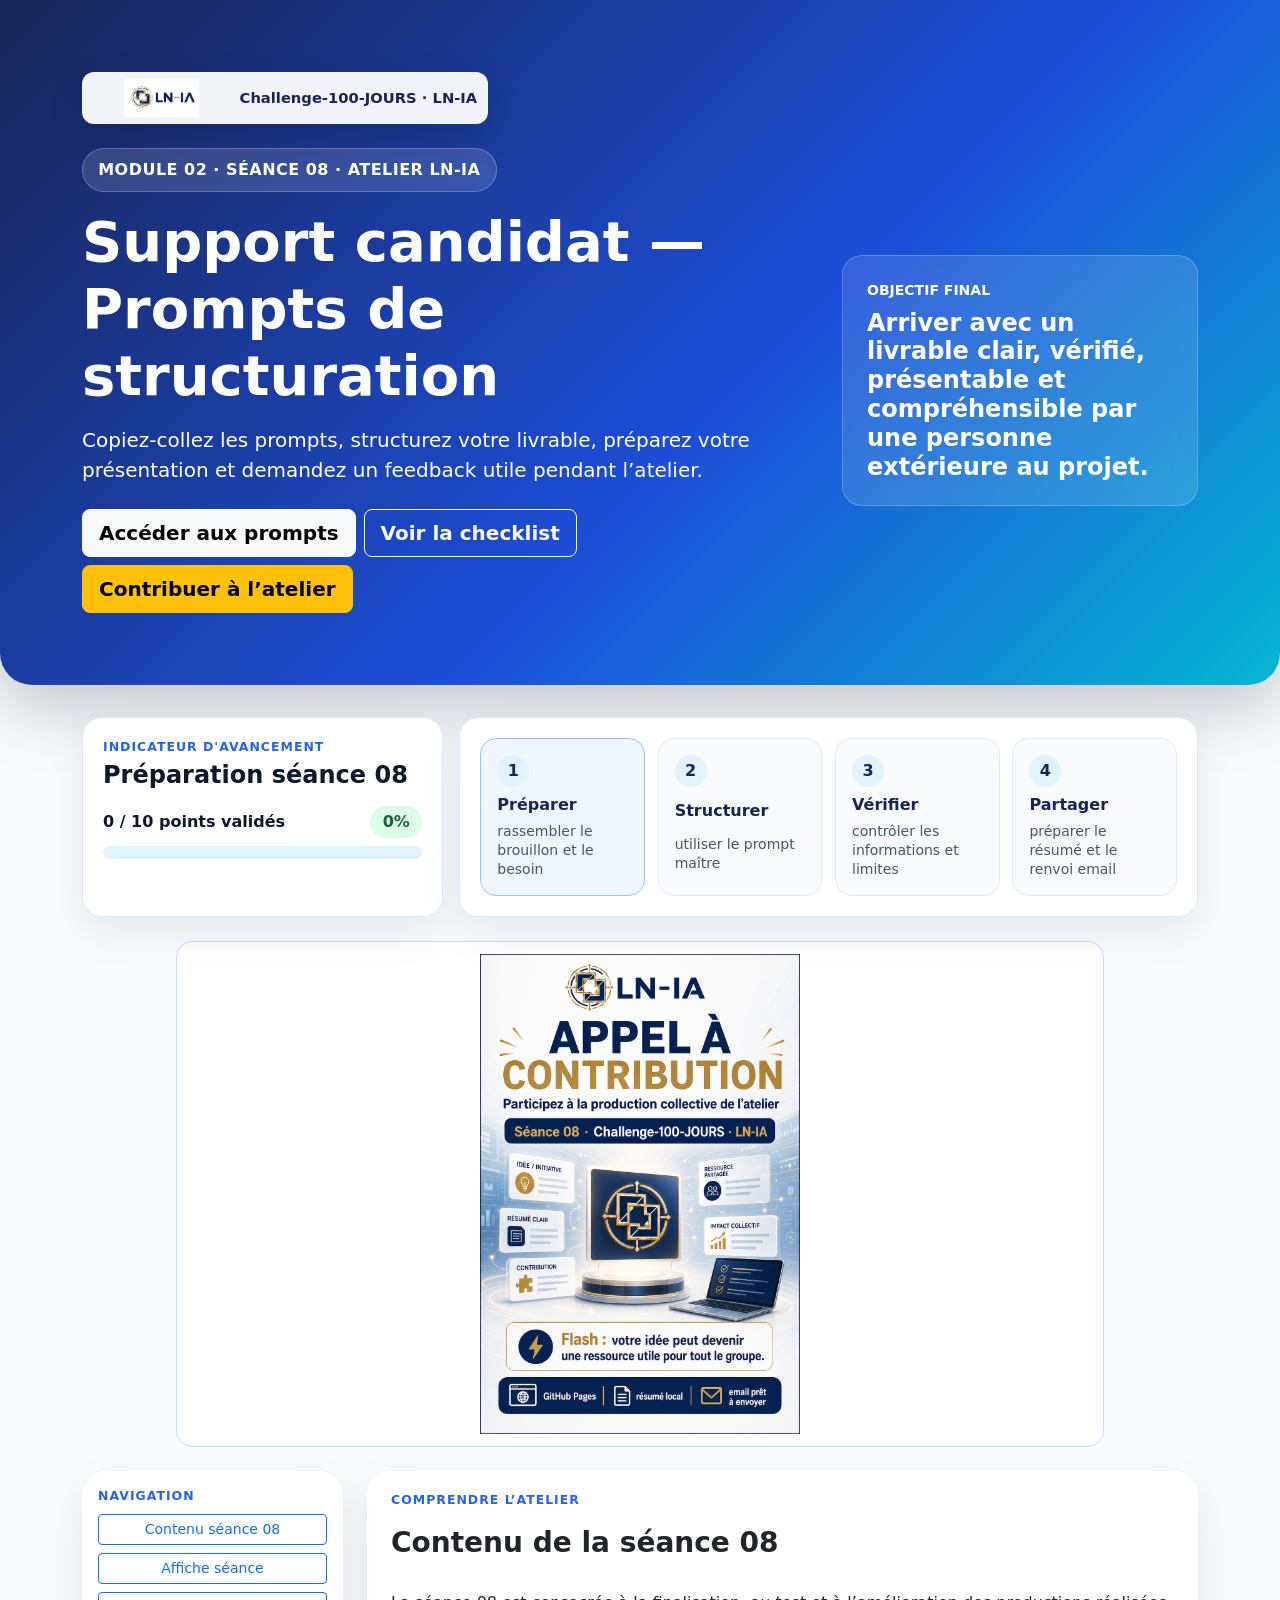
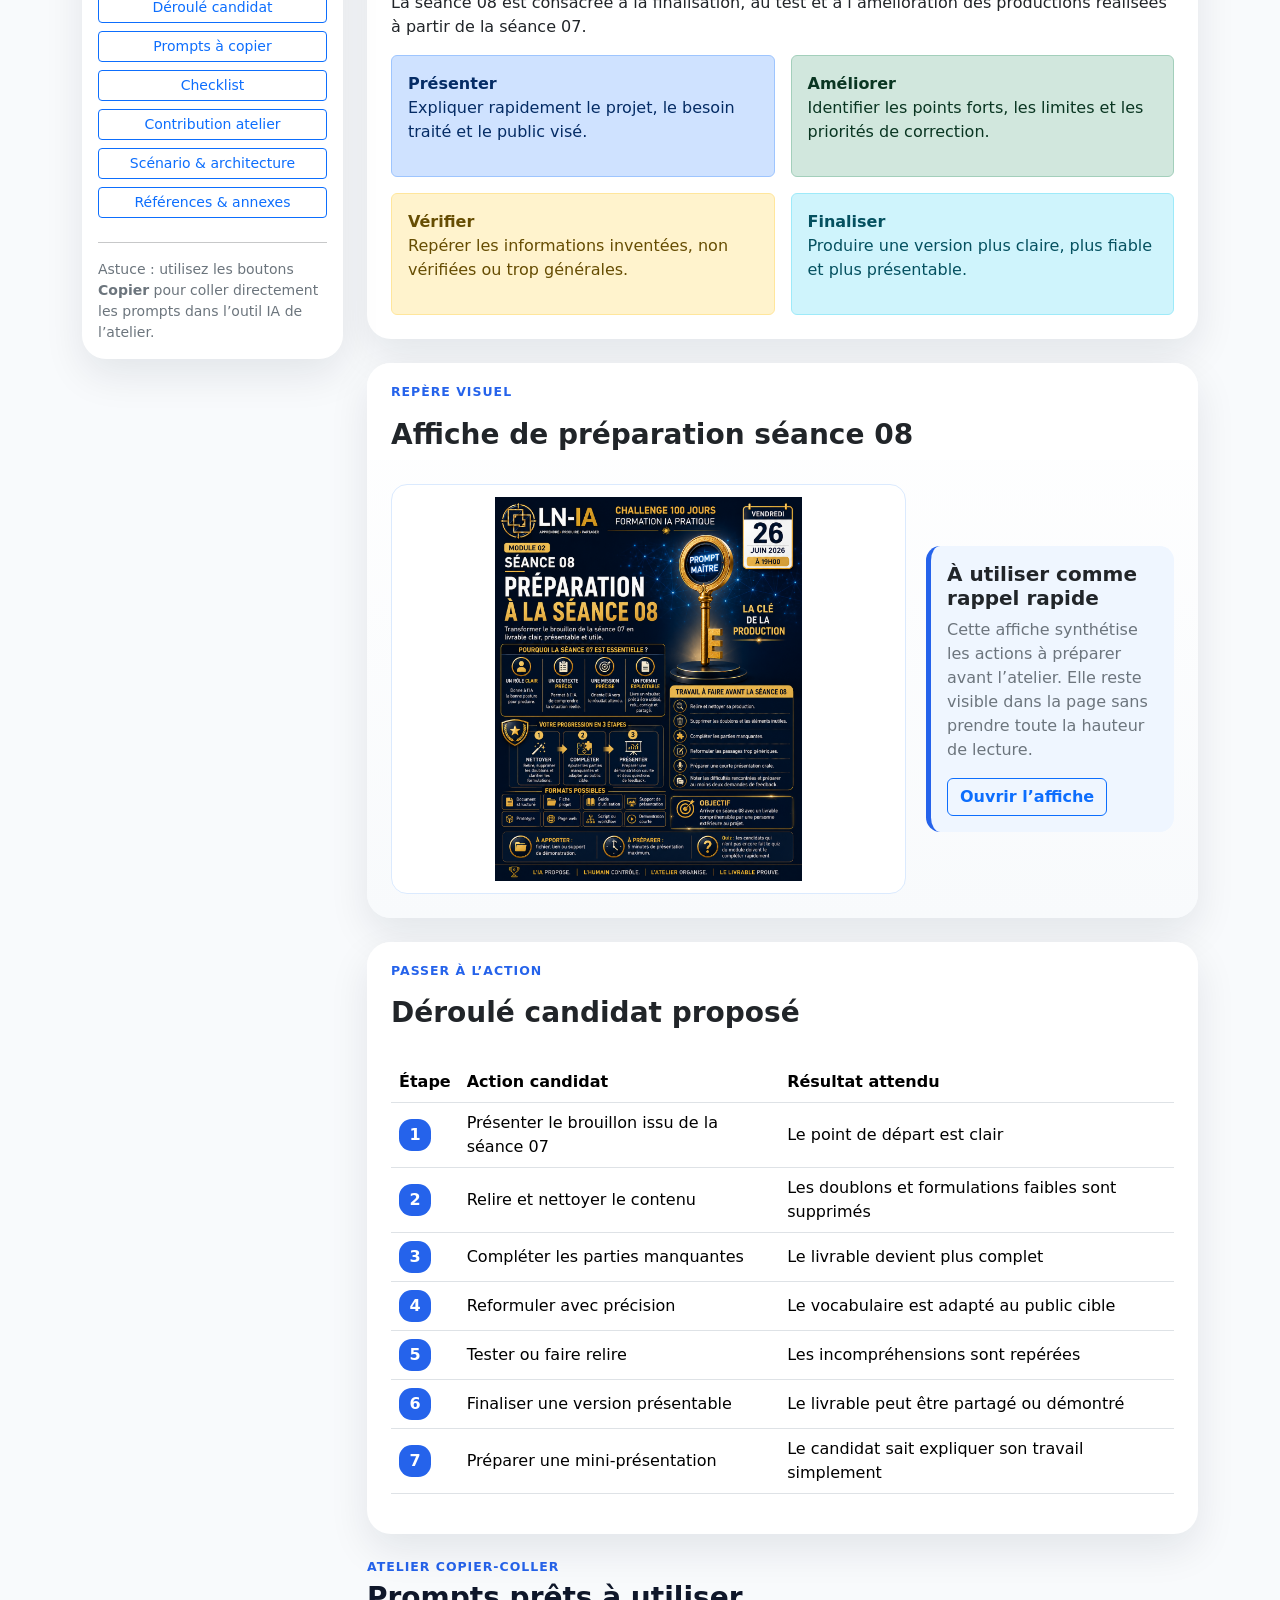
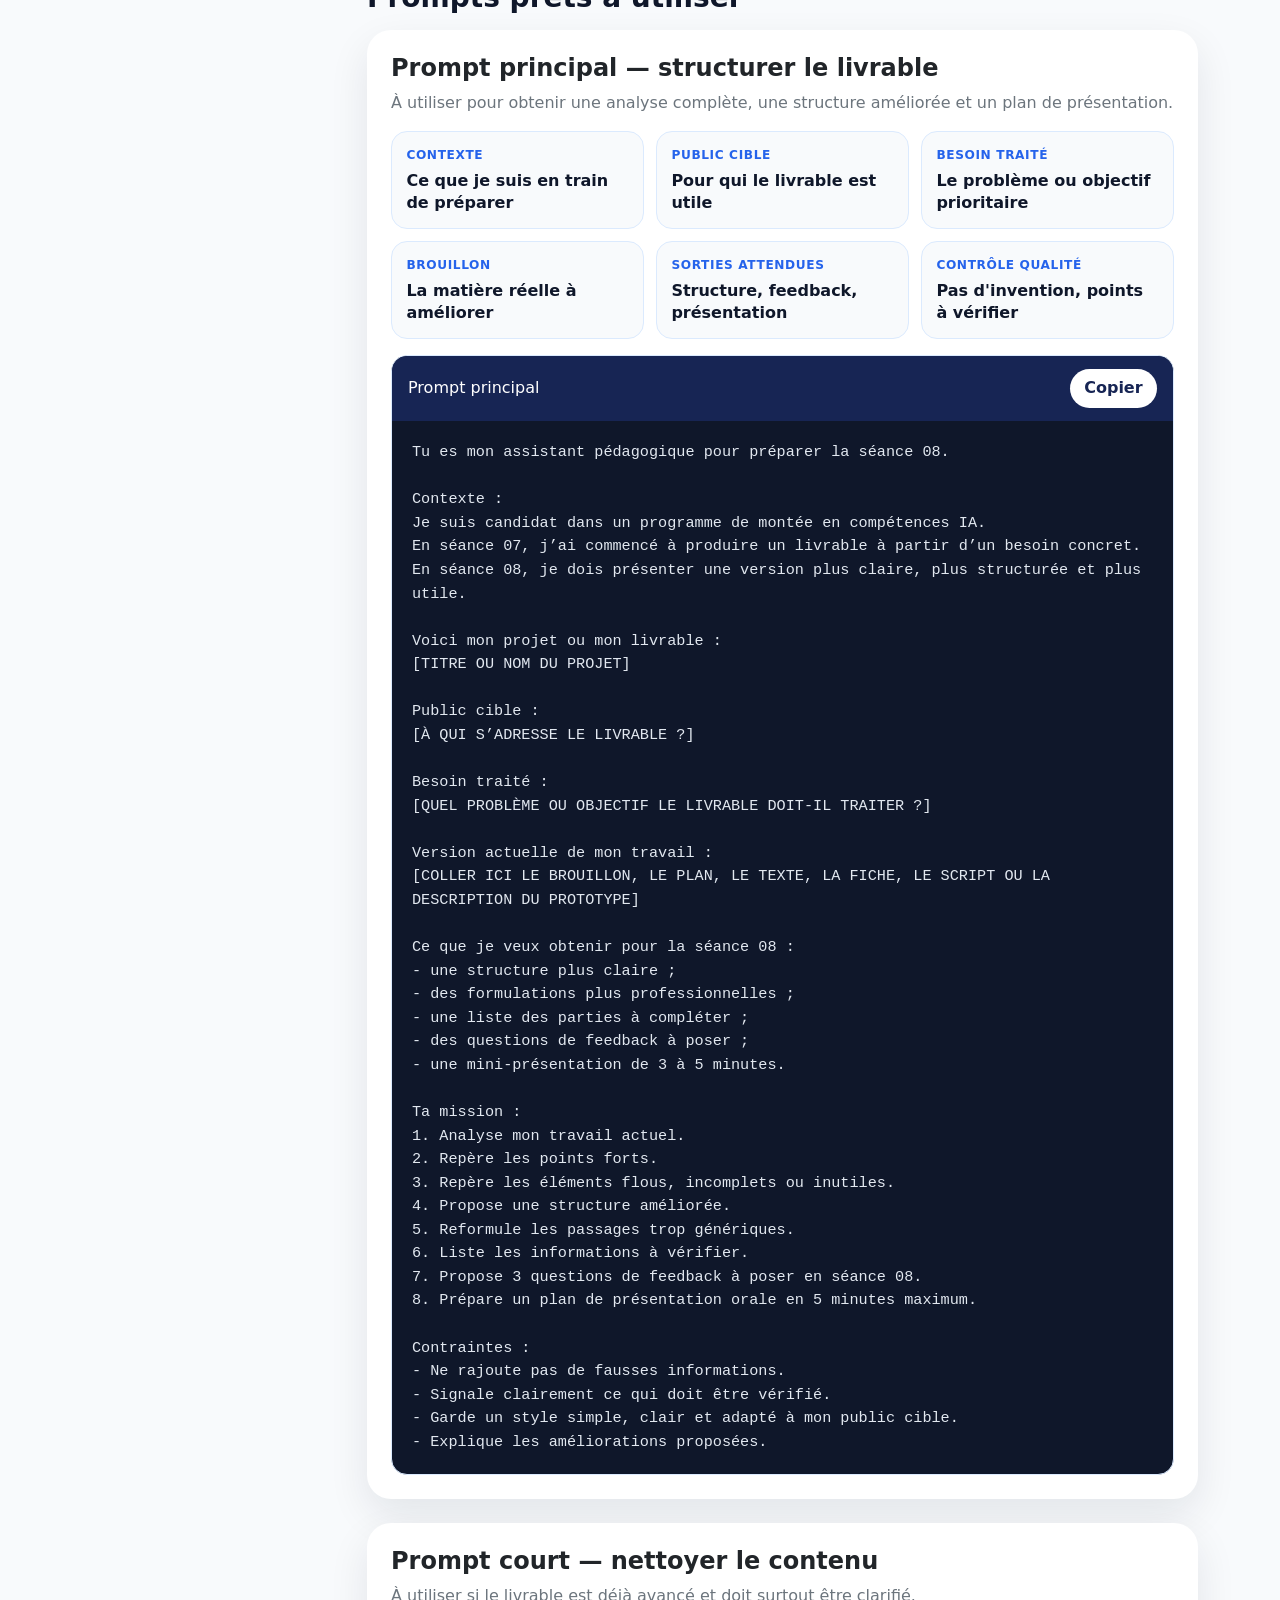
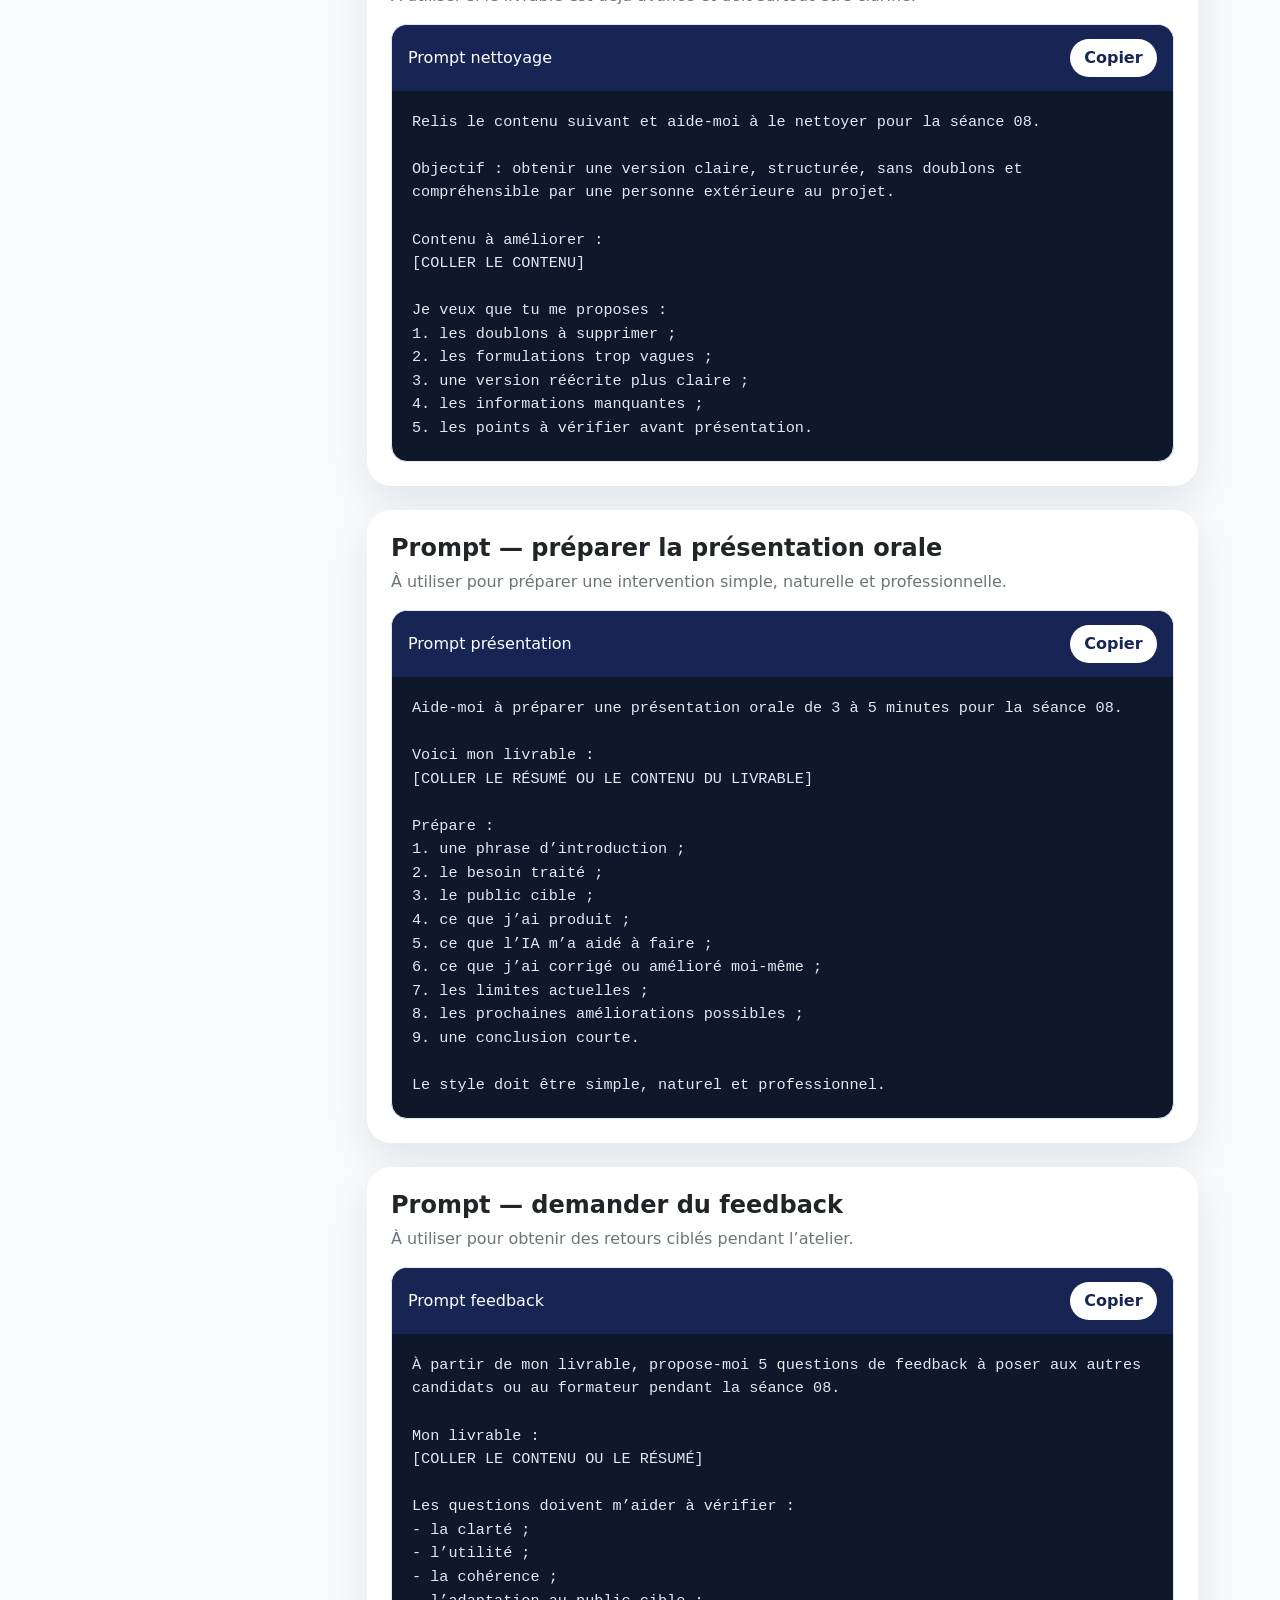
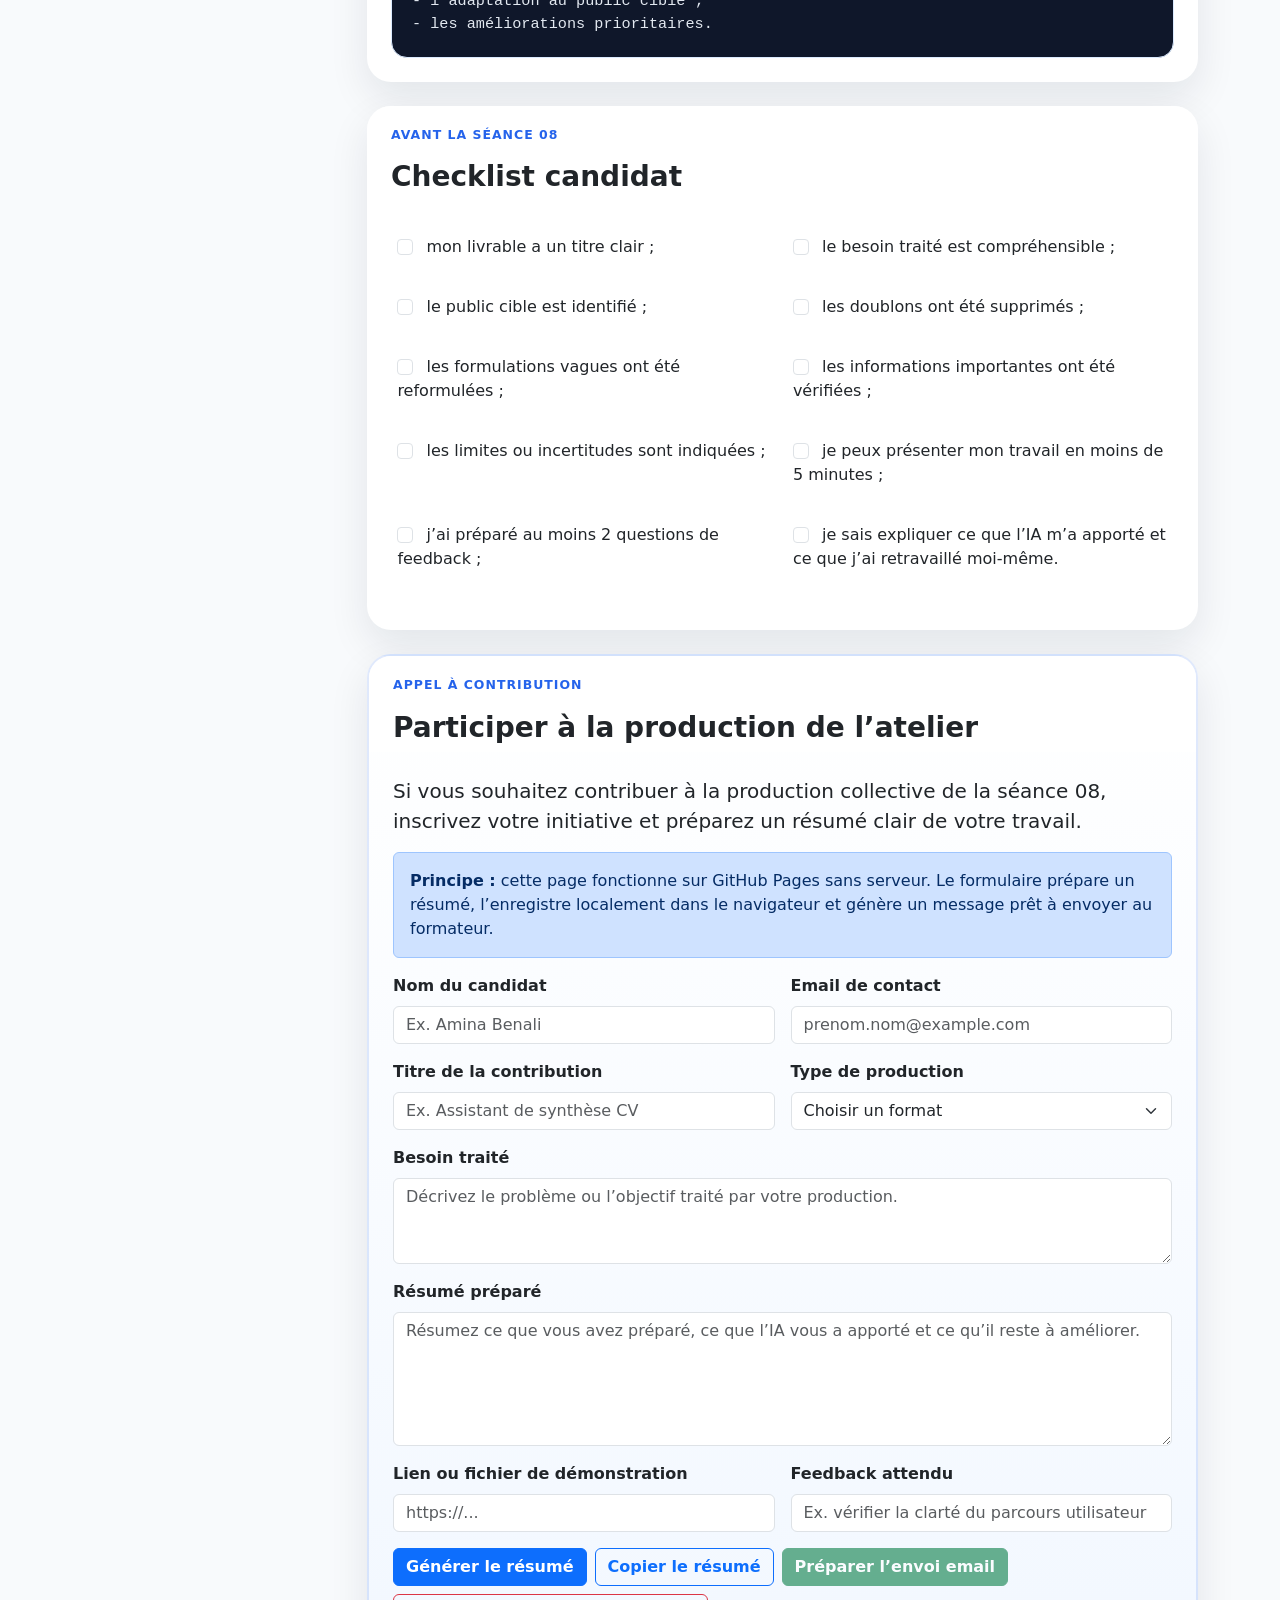
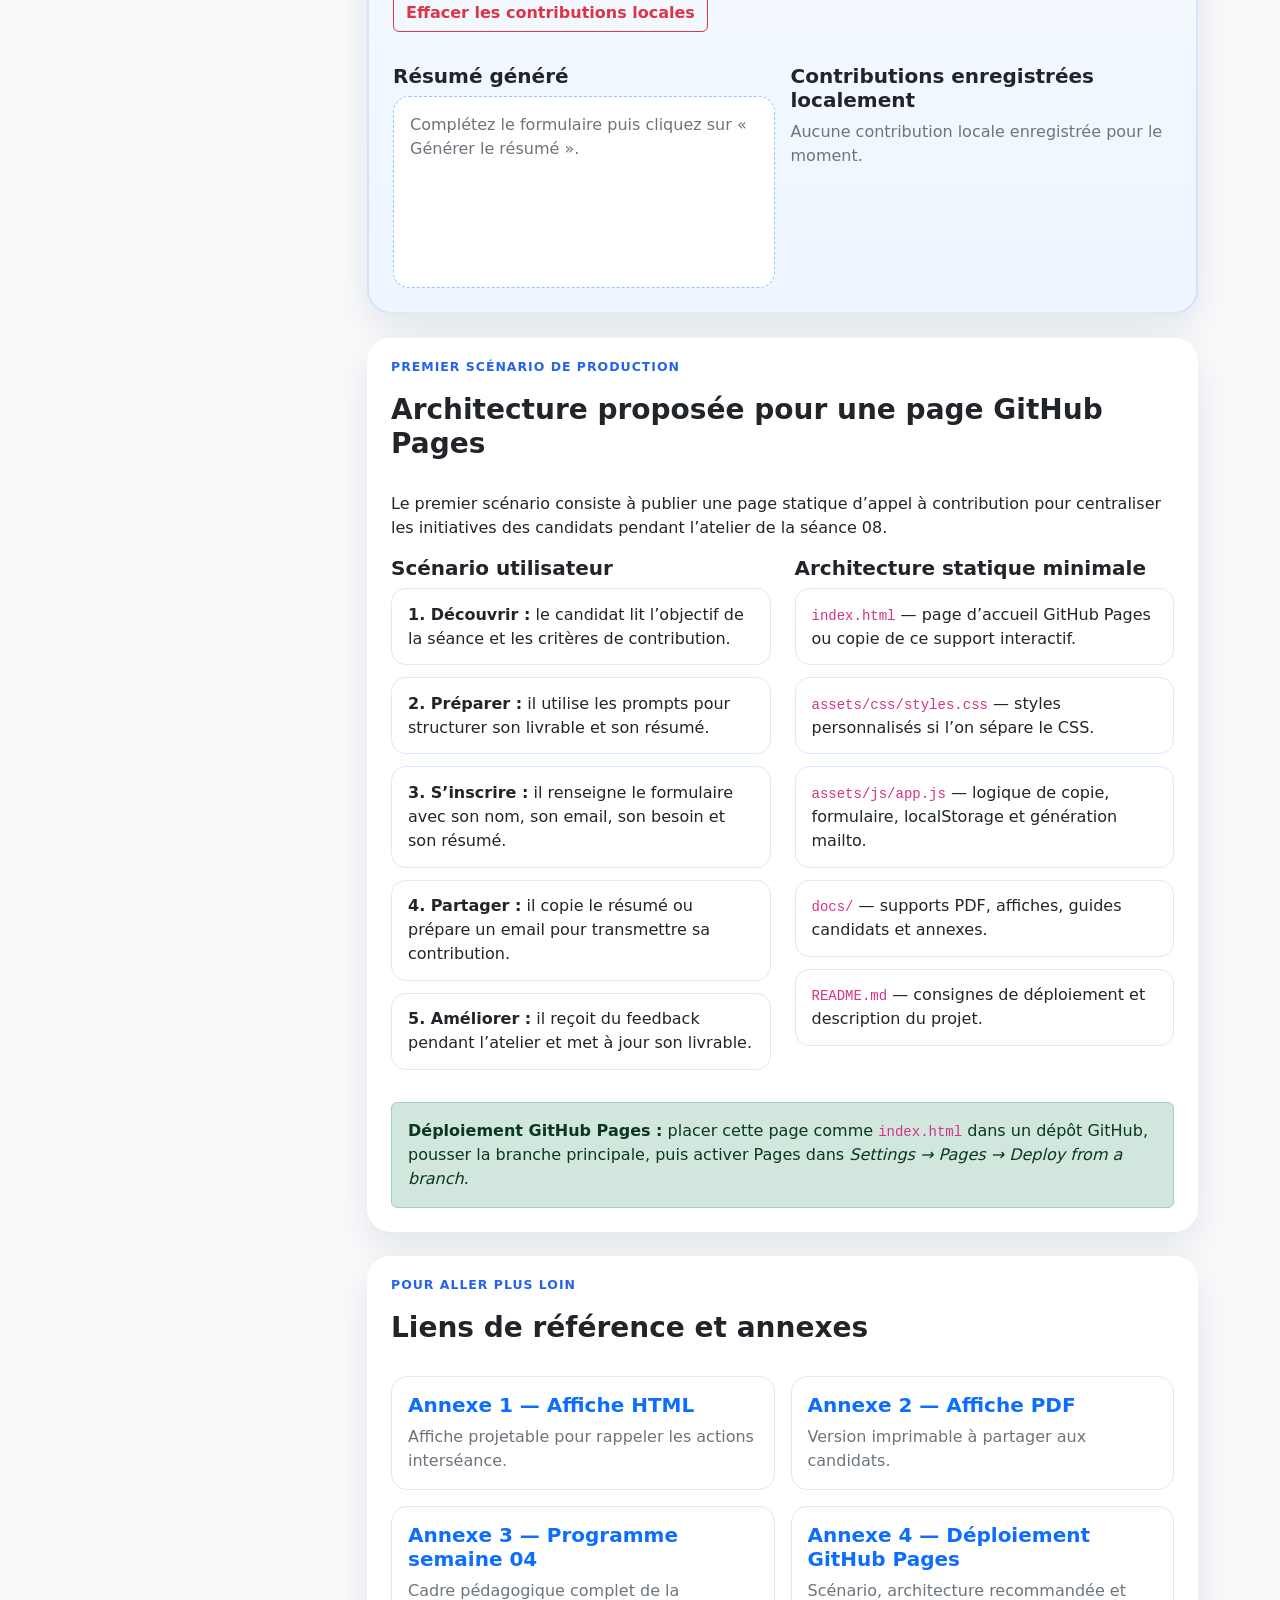
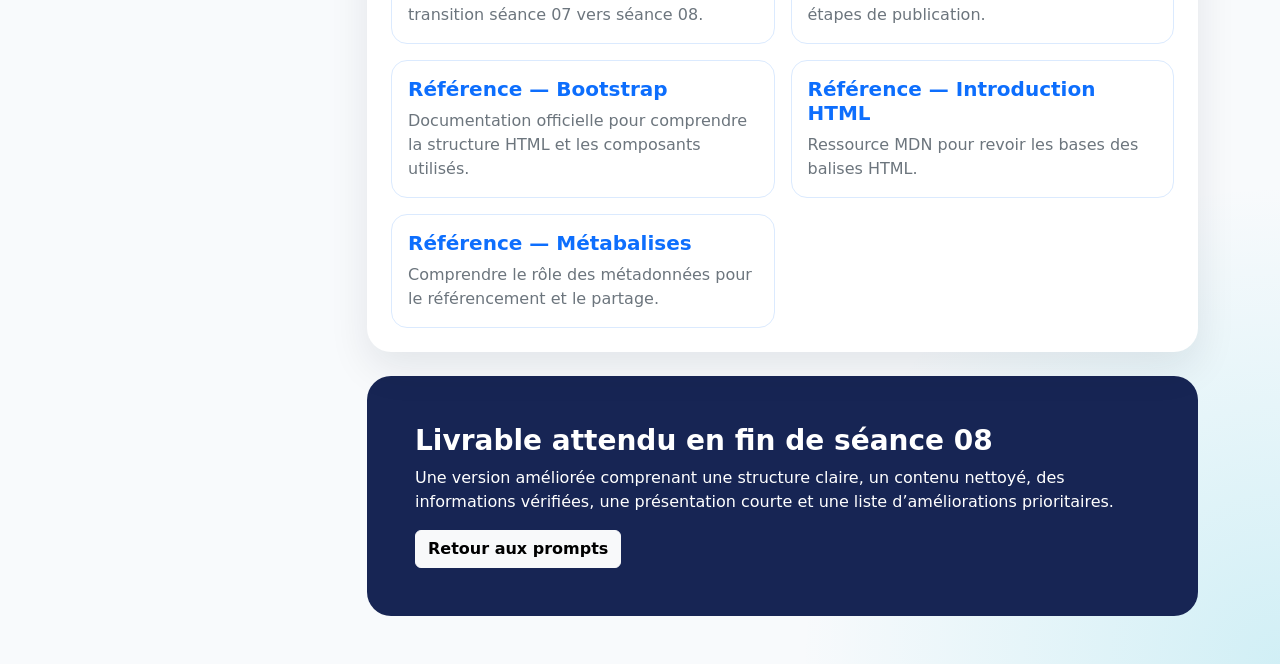
<file: index.html>
<!doctype html>
<html lang="fr">
<head>
  <meta charset="utf-8">
  <meta name="viewport" content="width=device-width, initial-scale=1">
  <title>Support séance 08 — Prompts de structuration candidat</title>
  <meta name="description" content="Support candidat pour la séance 08 : prompts IA à copier-coller, checklist, déroulé de l’atelier, références et annexes pour structurer un livrable clair et présentable.">
  <meta name="keywords" content="séance 08, prompt IA, structuration candidat, atelier IA, livrable, pédagogie, Bootstrap, feedback, présentation orale">
  <meta name="author" content="Challenge IA — Programme pédagogique Module 02">
  <meta name="robots" content="index, follow">
  <meta property="og:title" content="Support séance 08 — Prompts de structuration candidat">
  <meta property="og:description" content="Prompts IA, boutons copier-coller, checklist et annexes pour préparer la séance 08.">
  <meta property="og:type" content="article">
  <meta property="og:locale" content="fr_FR">
  <meta name="twitter:card" content="summary_large_image">
  <meta name="theme-color" content="#172554">
  <link rel="canonical" href="index.html">
  <link href="https://cdn.jsdelivr.net/npm/bootstrap@5.3.3/dist/css/bootstrap.min.css" rel="stylesheet">
  <link rel="stylesheet" href="site-github-pages/assets/css/styles.css">
</head>
<body>
  <header class="hero py-5 mb-5">
    <div class="container py-lg-4">
      <div class="brand-strip mb-4">
        <img class="brand-logo" src="site-github-pages/assets/img/logo-LN-IA.png" alt="LN-IA">
        <span class="brand-label">Challenge-100-JOURS · LN-IA</span>
      </div>
      <div class="row align-items-center g-4">
        <div class="col-lg-8">
          <span class="hero-badge mb-3">Module 02 · Séance 08 · Atelier LN-IA</span>
          <h1 class="display-4 fw-black fw-bold mb-3">Support candidat — Prompts de structuration</h1>
          <p class="lead mb-4">Copiez-collez les prompts, structurez votre livrable, préparez votre présentation et demandez un feedback utile pendant l’atelier.</p>
          <div class="d-flex flex-wrap gap-2">
            <a class="btn btn-light btn-lg fw-bold" href="#prompts">Accéder aux prompts</a>
            <a class="btn btn-outline-light btn-lg fw-bold" href="#checklist">Voir la checklist</a>
            <a class="btn btn-warning btn-lg fw-bold" href="#contribution">Contribuer à l’atelier</a>
          </div>
        </div>
        <div class="col-lg-4">
          <div class="glass-card p-4">
            <p class="text-uppercase fw-bold small mb-2">Objectif final</p>
            <p class="h4 fw-bold mb-0">Arriver avec un livrable clair, vérifié, présentable et compréhensible par une personne extérieure au projet.</p>
          </div>
        </div>
      </div>
    </div>
  </header>

  <main class="container pb-5">
    <section class="progress-dashboard mb-4" aria-labelledby="progress-title">
      <div class="row g-3 align-items-stretch">
        <div class="col-lg-4">
          <div class="progress-panel h-100">
            <p class="section-kicker mb-1">Indicateur d'avancement</p>
            <h2 id="progress-title" class="h4 fw-bold mb-3">Préparation séance 08</h2>
            <div class="d-flex align-items-center justify-content-between gap-3 mb-2">
              <span class="fw-bold" id="progressLabel">0 / 10 points validés</span>
              <span class="progress-percent" id="progressPercent">0%</span>
            </div>
            <div class="progress" role="progressbar" aria-label="Progression checklist" aria-valuenow="0" aria-valuemin="0" aria-valuemax="100">
              <div class="progress-bar" id="progressBar" style="width: 0%"></div>
            </div>
          </div>
        </div>
        <div class="col-lg-8">
          <div class="milestone-grid h-100">
            <div class="milestone-card is-active">
              <span>1</span>
              <strong>Préparer</strong>
              <small>rassembler le brouillon et le besoin</small>
            </div>
            <div class="milestone-card">
              <span>2</span>
              <strong>Structurer</strong>
              <small>utiliser le prompt maître</small>
            </div>
            <div class="milestone-card">
              <span>3</span>
              <strong>Vérifier</strong>
              <small>contrôler les informations et limites</small>
            </div>
            <div class="milestone-card">
              <span>4</span>
              <strong>Partager</strong>
              <small>préparer le résumé et le renvoi email</small>
            </div>
          </div>
        </div>
      </div>
    </section>

    <section class="intro-contribution mb-4" aria-label="Introduction appel à contribution">
      <figure class="contribution-visual mb-0">
        <img src="site-github-pages/assets/img/appel-contribution-seance-08.png" alt="Affiche visuelle de l’appel à contribution séance 08">
      </figure>
    </section>

    <div class="row g-4">
      <aside class="col-lg-3">
        <nav class="sticky-nav card section-card p-3" aria-label="Navigation du support">
          <p class="section-kicker mb-2">Navigation</p>
          <a class="btn btn-sm btn-outline-primary w-100 mb-2" href="#contenu">Contenu séance 08</a>
          <a class="btn btn-sm btn-outline-primary w-100 mb-2" href="#affiche">Affiche séance</a>
          <a class="btn btn-sm btn-outline-primary w-100 mb-2" href="#deroule">Déroulé candidat</a>
          <a class="btn btn-sm btn-outline-primary w-100 mb-2" href="#prompts">Prompts à copier</a>
          <a class="btn btn-sm btn-outline-primary w-100 mb-2" href="#checklist">Checklist</a>
          <a class="btn btn-sm btn-outline-primary w-100 mb-2" href="#contribution">Contribution atelier</a>
          <a class="btn btn-sm btn-outline-primary w-100 mb-2" href="#architecture">Scénario & architecture</a>
          <a class="btn btn-sm btn-outline-primary w-100 mb-2" href="#annexes">Références & annexes</a>
          <hr>
          <p class="small text-secondary mb-0">Astuce : utilisez les boutons <strong>Copier</strong> pour coller directement les prompts dans l’outil IA de l’atelier.</p>
        </nav>
      </aside>

      <div class="col-lg-9">
        <section id="contenu" class="card section-card mb-4">
          <div class="card-header">
            <p class="section-kicker">Comprendre l’atelier</p>
            <h2 class="h3 fw-bold">Contenu de la séance 08</h2>
          </div>
          <div class="card-body p-4">
            <p>La séance 08 est consacrée à la finalisation, au test et à l’amélioration des productions réalisées à partir de la séance 07.</p>
            <div class="row g-3">
              <div class="col-md-6"><div class="alert alert-primary h-100"><strong>Présenter</strong><br>Expliquer rapidement le projet, le besoin traité et le public visé.</div></div>
              <div class="col-md-6"><div class="alert alert-success h-100"><strong>Améliorer</strong><br>Identifier les points forts, les limites et les priorités de correction.</div></div>
              <div class="col-md-6"><div class="alert alert-warning h-100"><strong>Vérifier</strong><br>Repérer les informations inventées, non vérifiées ou trop générales.</div></div>
              <div class="col-md-6"><div class="alert alert-info h-100"><strong>Finaliser</strong><br>Produire une version plus claire, plus fiable et plus présentable.</div></div>
            </div>
          </div>
        </section>

        <section id="affiche" class="card section-card poster-section mb-4">
          <div class="card-header">
            <p class="section-kicker">Repère visuel</p>
            <h2 class="h3 fw-bold">Affiche de préparation séance 08</h2>
          </div>
          <div class="card-body p-4">
            <div class="poster-layout">
              <figure class="poster-frame mb-0">
                <img src="site-github-pages/assets/img/affiche-preparation-seance-08.png" alt="Affiche de préparation de la séance 08">
              </figure>
              <div class="poster-notes">
                <h3 class="h5 fw-bold">À utiliser comme rappel rapide</h3>
                <p class="mb-3 text-secondary">Cette affiche synthétise les actions à préparer avant l’atelier. Elle reste visible dans la page sans prendre toute la hauteur de lecture.</p>
                <a class="btn btn-outline-primary fw-bold" href="site-github-pages/assets/img/affiche-preparation-seance-08.png" target="_blank" rel="noopener noreferrer">Ouvrir l’affiche</a>
              </div>
            </div>
          </div>
        </section>

        <section id="deroule" class="card section-card mb-4">
          <div class="card-header">
            <p class="section-kicker">Passer à l’action</p>
            <h2 class="h3 fw-bold">Déroulé candidat proposé</h2>
          </div>
          <div class="card-body p-4">
            <div class="table-responsive">
              <table class="table table-hover align-middle">
                <thead>
                  <tr><th>Étape</th><th>Action candidat</th><th>Résultat attendu</th></tr>
                </thead>
                <tbody>
                  <tr><td><span class="step-number">1</span></td><td>Présenter le brouillon issu de la séance 07</td><td>Le point de départ est clair</td></tr>
                  <tr><td><span class="step-number">2</span></td><td>Relire et nettoyer le contenu</td><td>Les doublons et formulations faibles sont supprimés</td></tr>
                  <tr><td><span class="step-number">3</span></td><td>Compléter les parties manquantes</td><td>Le livrable devient plus complet</td></tr>
                  <tr><td><span class="step-number">4</span></td><td>Reformuler avec précision</td><td>Le vocabulaire est adapté au public cible</td></tr>
                  <tr><td><span class="step-number">5</span></td><td>Tester ou faire relire</td><td>Les incompréhensions sont repérées</td></tr>
                  <tr><td><span class="step-number">6</span></td><td>Finaliser une version présentable</td><td>Le livrable peut être partagé ou démontré</td></tr>
                  <tr><td><span class="step-number">7</span></td><td>Préparer une mini-présentation</td><td>Le candidat sait expliquer son travail simplement</td></tr>
                </tbody>
              </table>
            </div>
          </div>
        </section>

        <section id="prompts" class="mb-4">
          <div class="d-flex align-items-end justify-content-between gap-3 mb-3">
            <div>
              <p class="section-kicker mb-1">Atelier copier-coller</p>
              <h2 class="h3 fw-bold mb-0">Prompts prêts à utiliser</h2>
            </div>
          </div>

          <article class="card section-card mb-4">
            <div class="card-body p-4">
              <h3 class="h4 fw-bold">Prompt principal — structurer le livrable</h3>
              <p class="text-secondary">À utiliser pour obtenir une analyse complète, une structure améliorée et un plan de présentation.</p>
              <div class="master-prompt-guide mb-3" aria-label="Repères du prompt maître">
                <div><span>Contexte</span><strong>Ce que je suis en train de préparer</strong></div>
                <div><span>Public cible</span><strong>Pour qui le livrable est utile</strong></div>
                <div><span>Besoin traité</span><strong>Le problème ou objectif prioritaire</strong></div>
                <div><span>Brouillon</span><strong>La matière réelle à améliorer</strong></div>
                <div><span>Sorties attendues</span><strong>Structure, feedback, présentation</strong></div>
                <div><span>Contrôle qualité</span><strong>Pas d'invention, points à vérifier</strong></div>
              </div>
              <div class="prompt-box">
                <div class="prompt-toolbar"><span>Prompt principal</span><button class="copy-btn" data-copy-target="prompt-principal">Copier</button></div>
                <pre id="prompt-principal">Tu es mon assistant pédagogique pour préparer la séance 08.

Contexte :
Je suis candidat dans un programme de montée en compétences IA.
En séance 07, j’ai commencé à produire un livrable à partir d’un besoin concret.
En séance 08, je dois présenter une version plus claire, plus structurée et plus utile.

Voici mon projet ou mon livrable :
[TITRE OU NOM DU PROJET]

Public cible :
[À QUI S’ADRESSE LE LIVRABLE ?]

Besoin traité :
[QUEL PROBLÈME OU OBJECTIF LE LIVRABLE DOIT-IL TRAITER ?]

Version actuelle de mon travail :
[COLLER ICI LE BROUILLON, LE PLAN, LE TEXTE, LA FICHE, LE SCRIPT OU LA DESCRIPTION DU PROTOTYPE]

Ce que je veux obtenir pour la séance 08 :
- une structure plus claire ;
- des formulations plus professionnelles ;
- une liste des parties à compléter ;
- des questions de feedback à poser ;
- une mini-présentation de 3 à 5 minutes.

Ta mission :
1. Analyse mon travail actuel.
2. Repère les points forts.
3. Repère les éléments flous, incomplets ou inutiles.
4. Propose une structure améliorée.
5. Reformule les passages trop génériques.
6. Liste les informations à vérifier.
7. Propose 3 questions de feedback à poser en séance 08.
8. Prépare un plan de présentation orale en 5 minutes maximum.

Contraintes :
- Ne rajoute pas de fausses informations.
- Signale clairement ce qui doit être vérifié.
- Garde un style simple, clair et adapté à mon public cible.
- Explique les améliorations proposées.</pre>
              </div>
            </div>
          </article>

          <article class="card section-card mb-4">
            <div class="card-body p-4">
              <h3 class="h4 fw-bold">Prompt court — nettoyer le contenu</h3>
              <p class="text-secondary">À utiliser si le livrable est déjà avancé et doit surtout être clarifié.</p>
              <div class="prompt-box">
                <div class="prompt-toolbar"><span>Prompt nettoyage</span><button class="copy-btn" data-copy-target="prompt-nettoyage">Copier</button></div>
                <pre id="prompt-nettoyage">Relis le contenu suivant et aide-moi à le nettoyer pour la séance 08.

Objectif : obtenir une version claire, structurée, sans doublons et compréhensible par une personne extérieure au projet.

Contenu à améliorer :
[COLLER LE CONTENU]

Je veux que tu me proposes :
1. les doublons à supprimer ;
2. les formulations trop vagues ;
3. une version réécrite plus claire ;
4. les informations manquantes ;
5. les points à vérifier avant présentation.</pre>
              </div>
            </div>
          </article>

          <article class="card section-card mb-4">
            <div class="card-body p-4">
              <h3 class="h4 fw-bold">Prompt — préparer la présentation orale</h3>
              <p class="text-secondary">À utiliser pour préparer une intervention simple, naturelle et professionnelle.</p>
              <div class="prompt-box">
                <div class="prompt-toolbar"><span>Prompt présentation</span><button class="copy-btn" data-copy-target="prompt-presentation">Copier</button></div>
                <pre id="prompt-presentation">Aide-moi à préparer une présentation orale de 3 à 5 minutes pour la séance 08.

Voici mon livrable :
[COLLER LE RÉSUMÉ OU LE CONTENU DU LIVRABLE]

Prépare :
1. une phrase d’introduction ;
2. le besoin traité ;
3. le public cible ;
4. ce que j’ai produit ;
5. ce que l’IA m’a aidé à faire ;
6. ce que j’ai corrigé ou amélioré moi-même ;
7. les limites actuelles ;
8. les prochaines améliorations possibles ;
9. une conclusion courte.

Le style doit être simple, naturel et professionnel.</pre>
              </div>
            </div>
          </article>

          <article class="card section-card mb-4">
            <div class="card-body p-4">
              <h3 class="h4 fw-bold">Prompt — demander du feedback</h3>
              <p class="text-secondary">À utiliser pour obtenir des retours ciblés pendant l’atelier.</p>
              <div class="prompt-box">
                <div class="prompt-toolbar"><span>Prompt feedback</span><button class="copy-btn" data-copy-target="prompt-feedback">Copier</button></div>
                <pre id="prompt-feedback">À partir de mon livrable, propose-moi 5 questions de feedback à poser aux autres candidats ou au formateur pendant la séance 08.

Mon livrable :
[COLLER LE CONTENU OU LE RÉSUMÉ]

Les questions doivent m’aider à vérifier :
- la clarté ;
- l’utilité ;
- la cohérence ;
- l’adaptation au public cible ;
- les améliorations prioritaires.</pre>
              </div>
            </div>
          </article>
        </section>

        <section id="checklist" class="card section-card mb-4">
          <div class="card-header">
            <p class="section-kicker">Avant la séance 08</p>
            <h2 class="h3 fw-bold">Checklist candidat</h2>
          </div>
          <div class="card-body p-4">
            <ul class="checklist list-unstyled row g-2">
              <li class="col-md-6"><input class="form-check-input me-2" type="checkbox" data-progress-check> mon livrable a un titre clair ;</li>
              <li class="col-md-6"><input class="form-check-input me-2" type="checkbox" data-progress-check> le besoin traité est compréhensible ;</li>
              <li class="col-md-6"><input class="form-check-input me-2" type="checkbox" data-progress-check> le public cible est identifié ;</li>
              <li class="col-md-6"><input class="form-check-input me-2" type="checkbox" data-progress-check> les doublons ont été supprimés ;</li>
              <li class="col-md-6"><input class="form-check-input me-2" type="checkbox" data-progress-check> les formulations vagues ont été reformulées ;</li>
              <li class="col-md-6"><input class="form-check-input me-2" type="checkbox" data-progress-check> les informations importantes ont été vérifiées ;</li>
              <li class="col-md-6"><input class="form-check-input me-2" type="checkbox" data-progress-check> les limites ou incertitudes sont indiquées ;</li>
              <li class="col-md-6"><input class="form-check-input me-2" type="checkbox" data-progress-check> je peux présenter mon travail en moins de 5 minutes ;</li>
              <li class="col-md-6"><input class="form-check-input me-2" type="checkbox" data-progress-check> j’ai préparé au moins 2 questions de feedback ;</li>
              <li class="col-md-6"><input class="form-check-input me-2" type="checkbox" data-progress-check> je sais expliquer ce que l’IA m’a apporté et ce que j’ai retravaillé moi-même.</li>
            </ul>
          </div>
        </section>


        <section id="contribution" class="card section-card contribution-panel mb-4">
          <div class="card-header">
            <p class="section-kicker">Appel à contribution</p>
            <h2 class="h3 fw-bold">Participer à la production de l’atelier</h2>
          </div>
          <div class="card-body p-4">
            <p class="lead">Si vous souhaitez contribuer à la production collective de la séance 08, inscrivez votre initiative et préparez un résumé clair de votre travail.</p>
            <div class="alert alert-primary" role="note">
              <strong>Principe :</strong> cette page fonctionne sur GitHub Pages sans serveur. Le formulaire prépare un résumé, l’enregistre localement dans le navigateur et génère un message prêt à envoyer au formateur.
            </div>
            <form id="contributionForm" class="row g-3">
              <div class="col-md-6">
                <label class="form-label fw-bold" for="candidateName">Nom du candidat</label>
                <input class="form-control" id="candidateName" name="candidateName" type="text" placeholder="Ex. Amina Benali" required>
              </div>
              <div class="col-md-6">
                <label class="form-label fw-bold" for="candidateEmail">Email de contact</label>
                <input class="form-control" id="candidateEmail" name="candidateEmail" type="email" placeholder="prenom.nom@example.com" required>
              </div>
              <div class="col-md-6">
                <label class="form-label fw-bold" for="projectTitle">Titre de la contribution</label>
                <input class="form-control" id="projectTitle" name="projectTitle" type="text" placeholder="Ex. Assistant de synthèse CV" required>
              </div>
              <div class="col-md-6">
                <label class="form-label fw-bold" for="projectType">Type de production</label>
                <select class="form-select" id="projectType" name="projectType" required>
                  <option value="">Choisir un format</option>
                  <option>Document structuré</option>
                  <option>Fiche projet</option>
                  <option>Guide d’utilisation</option>
                  <option>Support de présentation</option>
                  <option>Prototype web</option>
                  <option>Script ou workflow</option>
                  <option>Démonstration courte</option>
                </select>
              </div>
              <div class="col-12">
                <label class="form-label fw-bold" for="projectNeed">Besoin traité</label>
                <textarea class="form-control" id="projectNeed" name="projectNeed" rows="3" placeholder="Décrivez le problème ou l’objectif traité par votre production." required></textarea>
              </div>
              <div class="col-12">
                <label class="form-label fw-bold" for="projectSummary">Résumé préparé</label>
                <textarea class="form-control" id="projectSummary" name="projectSummary" rows="5" placeholder="Résumez ce que vous avez préparé, ce que l’IA vous a apporté et ce qu’il reste à améliorer." required></textarea>
              </div>
              <div class="col-md-6">
                <label class="form-label fw-bold" for="projectLink">Lien ou fichier de démonstration</label>
                <input class="form-control" id="projectLink" name="projectLink" type="url" placeholder="https://...">
              </div>
              <div class="col-md-6">
                <label class="form-label fw-bold" for="feedbackAsk">Feedback attendu</label>
                <input class="form-control" id="feedbackAsk" name="feedbackAsk" type="text" placeholder="Ex. vérifier la clarté du parcours utilisateur" required>
              </div>
              <div class="col-12 d-flex flex-wrap gap-2">
                <button class="btn btn-primary fw-bold" type="submit">Générer le résumé</button>
                <button class="btn btn-outline-primary fw-bold" id="copyContribution" type="button">Copier le résumé</button>
                <a class="btn btn-success fw-bold disabled" id="sendContribution" href="#" aria-disabled="true">Préparer l’envoi email</a>
                <button class="btn btn-outline-danger fw-bold" id="clearContributions" type="button">Effacer les contributions locales</button>
              </div>
            </form>
            <div class="row g-3 mt-3">
              <div class="col-lg-6">
                <h3 class="h5 fw-bold">Résumé généré</h3>
                <div id="contributionPreview" class="summary-preview p-3 text-secondary">Complétez le formulaire puis cliquez sur « Générer le résumé ».</div>
              </div>
              <div class="col-lg-6">
                <h3 class="h5 fw-bold">Contributions enregistrées localement</h3>
                <div id="contributionList" class="d-grid gap-2"></div>
              </div>
            </div>
          </div>
        </section>

        <section id="architecture" class="card section-card mb-4">
          <div class="card-header">
            <p class="section-kicker">Premier scénario de production</p>
            <h2 class="h3 fw-bold">Architecture proposée pour une page GitHub Pages</h2>
          </div>
          <div class="card-body p-4">
            <p>Le premier scénario consiste à publier une page statique d’appel à contribution pour centraliser les initiatives des candidats pendant l’atelier de la séance 08.</p>
            <div class="row g-4">
              <div class="col-lg-6">
                <h3 class="h5 fw-bold">Scénario utilisateur</h3>
                <ol class="architecture-list list-unstyled">
                  <li><strong>1. Découvrir :</strong> le candidat lit l’objectif de la séance et les critères de contribution.</li>
                  <li><strong>2. Préparer :</strong> il utilise les prompts pour structurer son livrable et son résumé.</li>
                  <li><strong>3. S’inscrire :</strong> il renseigne le formulaire avec son nom, son email, son besoin et son résumé.</li>
                  <li><strong>4. Partager :</strong> il copie le résumé ou prépare un email pour transmettre sa contribution.</li>
                  <li><strong>5. Améliorer :</strong> il reçoit du feedback pendant l’atelier et met à jour son livrable.</li>
                </ol>
              </div>
              <div class="col-lg-6">
                <h3 class="h5 fw-bold">Architecture statique minimale</h3>
                <ul class="architecture-list list-unstyled">
                  <li><code>index.html</code> — page d’accueil GitHub Pages ou copie de ce support interactif.</li>
                  <li><code>assets/css/styles.css</code> — styles personnalisés si l’on sépare le CSS.</li>
                  <li><code>assets/js/app.js</code> — logique de copie, formulaire, localStorage et génération mailto.</li>
                  <li><code>docs/</code> — supports PDF, affiches, guides candidats et annexes.</li>
                  <li><code>README.md</code> — consignes de déploiement et description du projet.</li>
                </ul>
              </div>
            </div>
            <div class="alert alert-success mt-3 mb-0">
              <strong>Déploiement GitHub Pages :</strong> placer cette page comme <code>index.html</code> dans un dépôt GitHub, pousser la branche principale, puis activer Pages dans <em>Settings → Pages → Deploy from a branch</em>.
            </div>
          </div>
        </section>

        <section id="annexes" class="card section-card mb-4">
          <div class="card-header">
            <p class="section-kicker">Pour aller plus loin</p>
            <h2 class="h3 fw-bold">Liens de référence et annexes</h2>
          </div>
          <div class="card-body p-4">
            <div class="row g-3">
              <div class="col-md-6">
                <a class="link-card d-block p-3 text-decoration-none h-100" href="site-github-pages/docs/affiche-preparation-seance-08.html">
                  <h3 class="h5 fw-bold">Annexe 1 — Affiche HTML</h3>
                  <p class="mb-0 text-secondary">Affiche projetable pour rappeler les actions interséance.</p>
                </a>
              </div>
              <div class="col-md-6">
                <a class="link-card d-block p-3 text-decoration-none h-100" href="site-github-pages/docs/affiche-preparation-seance-08.pdf">
                  <h3 class="h5 fw-bold">Annexe 2 — Affiche PDF</h3>
                  <p class="mb-0 text-secondary">Version imprimable à partager aux candidats.</p>
                </a>
              </div>
              <div class="col-md-6">
                <a class="link-card d-block p-3 text-decoration-none h-100" href="site-github-pages/docs/semaine-03&04-v1.md">
                  <h3 class="h5 fw-bold">Annexe 3 — Programme semaine 04</h3>
                  <p class="mb-0 text-secondary">Cadre pédagogique complet de la transition séance 07 vers séance 08.</p>
                </a>
              </div>
              <div class="col-md-6">
                <a class="link-card d-block p-3 text-decoration-none h-100" href="site-github-pages/README.md">
                  <h3 class="h5 fw-bold">Annexe 4 — Déploiement GitHub Pages</h3>
                  <p class="mb-0 text-secondary">Scénario, architecture recommandée et étapes de publication.</p>
                </a>
              </div>
              <div class="col-md-6">
                <a class="link-card d-block p-3 text-decoration-none h-100" href="https://getbootstrap.com/docs/5.3/getting-started/introduction/" target="_blank" rel="noopener noreferrer">
                  <h3 class="h5 fw-bold">Référence — Bootstrap</h3>
                  <p class="mb-0 text-secondary">Documentation officielle pour comprendre la structure HTML et les composants utilisés.</p>
                </a>
              </div>
              <div class="col-md-6">
                <a class="link-card d-block p-3 text-decoration-none h-100" href="https://developer.mozilla.org/fr/docs/Learn/HTML/Introduction_to_HTML" target="_blank" rel="noopener noreferrer">
                  <h3 class="h5 fw-bold">Référence — Introduction HTML</h3>
                  <p class="mb-0 text-secondary">Ressource MDN pour revoir les bases des balises HTML.</p>
                </a>
              </div>
              <div class="col-md-6">
                <a class="link-card d-block p-3 text-decoration-none h-100" href="https://developer.mozilla.org/fr/docs/Learn/HTML/Introduction_to_HTML/The_head_metadata_in_HTML" target="_blank" rel="noopener noreferrer">
                  <h3 class="h5 fw-bold">Référence — Métabalises</h3>
                  <p class="mb-0 text-secondary">Comprendre le rôle des métadonnées pour le référencement et le partage.</p>
                </a>
              </div>
            </div>
          </div>
        </section>

        <section class="footer-cta p-4 p-lg-5">
          <h2 class="h3 fw-bold">Livrable attendu en fin de séance 08</h2>
          <p class="mb-3">Une version améliorée comprenant une structure claire, un contenu nettoyé, des informations vérifiées, une présentation courte et une liste d’améliorations prioritaires.</p>
          <a class="btn btn-light fw-bold" href="#prompts">Retour aux prompts</a>
        </section>
      </div>
    </div>
  </main>

  <div class="toast-container position-fixed bottom-0 end-0 p-3">
    <div id="copyToast" class="toast align-items-center text-bg-success border-0" role="status" aria-live="polite" aria-atomic="true">
      <div class="d-flex">
        <div class="toast-body">Prompt copié dans le presse-papiers.</div>
        <button type="button" class="btn-close btn-close-white me-2 m-auto" data-bs-dismiss="toast" aria-label="Fermer"></button>
      </div>
    </div>
  </div>

  <script src="https://cdn.jsdelivr.net/npm/bootstrap@5.3.3/dist/js/bootstrap.bundle.min.js"></script>
  <script src="site-github-pages/assets/js/app.js"></script>
</body>
</html>
</file>
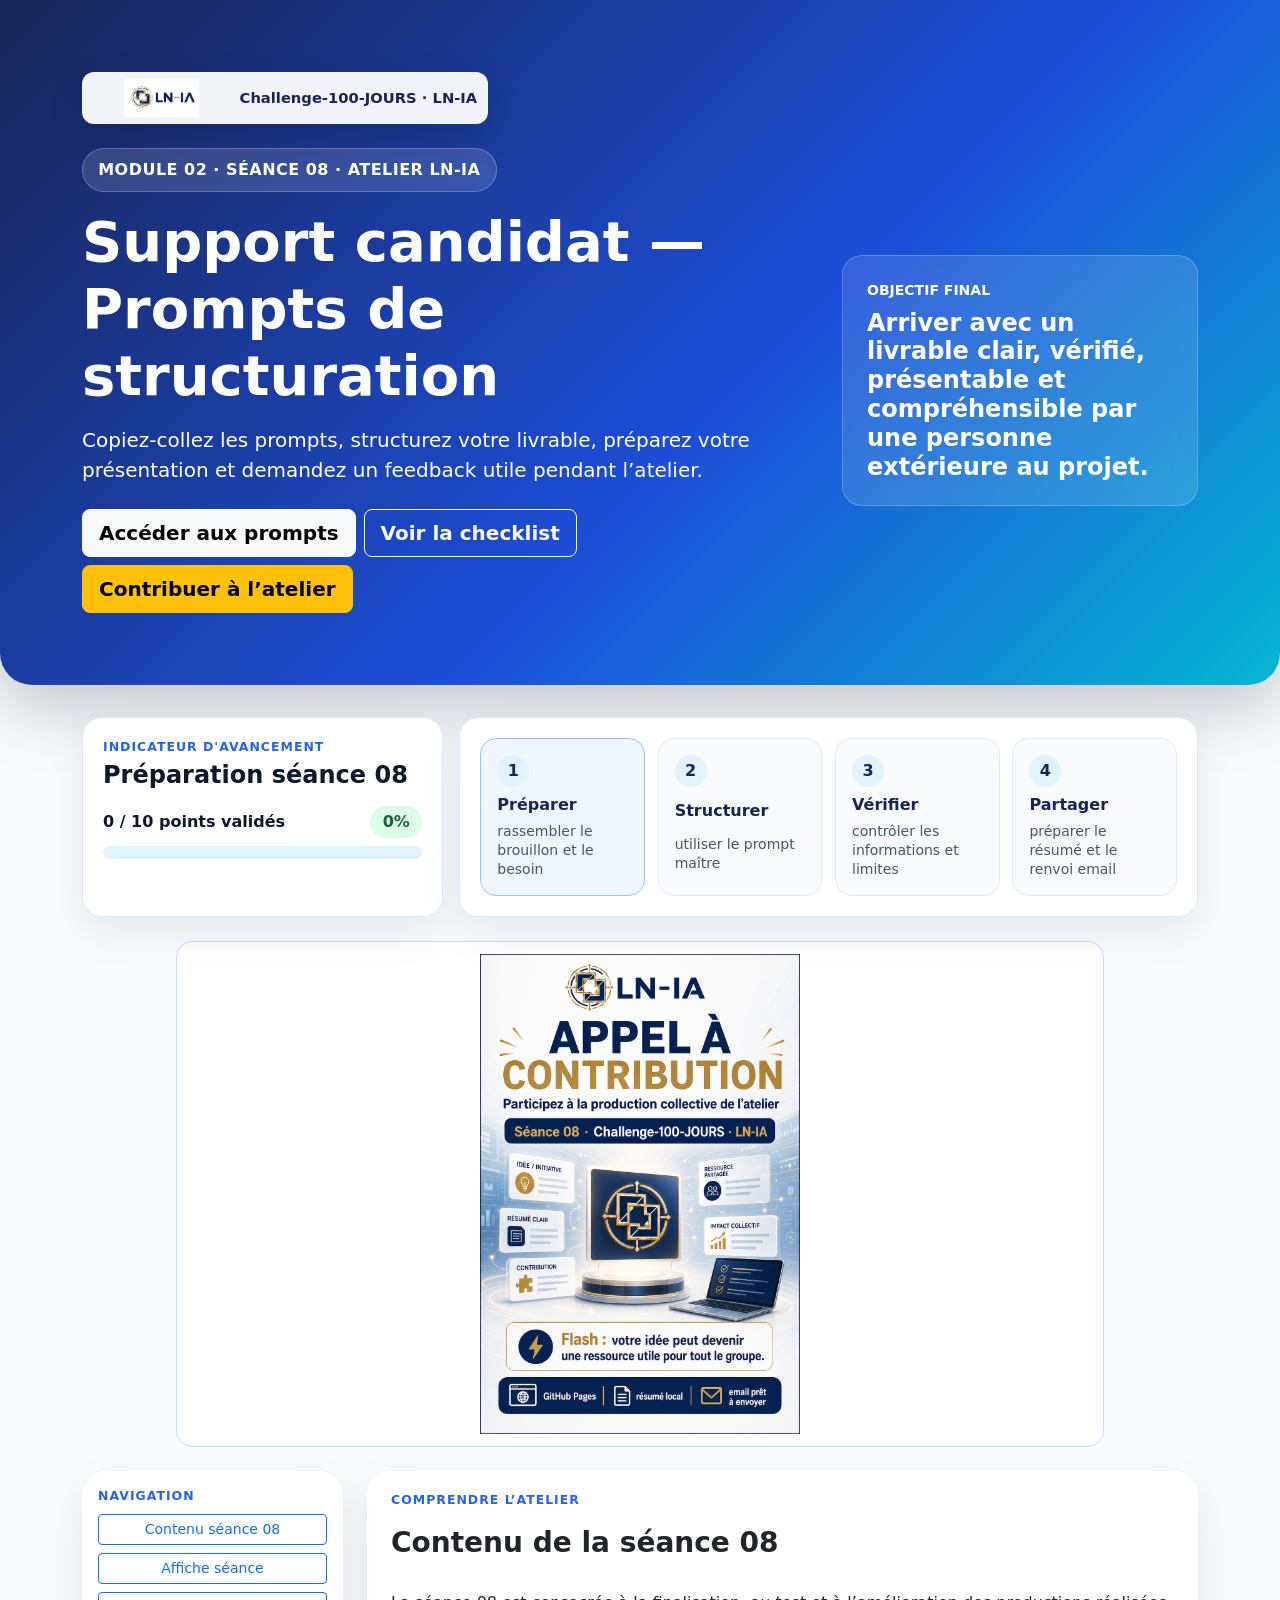
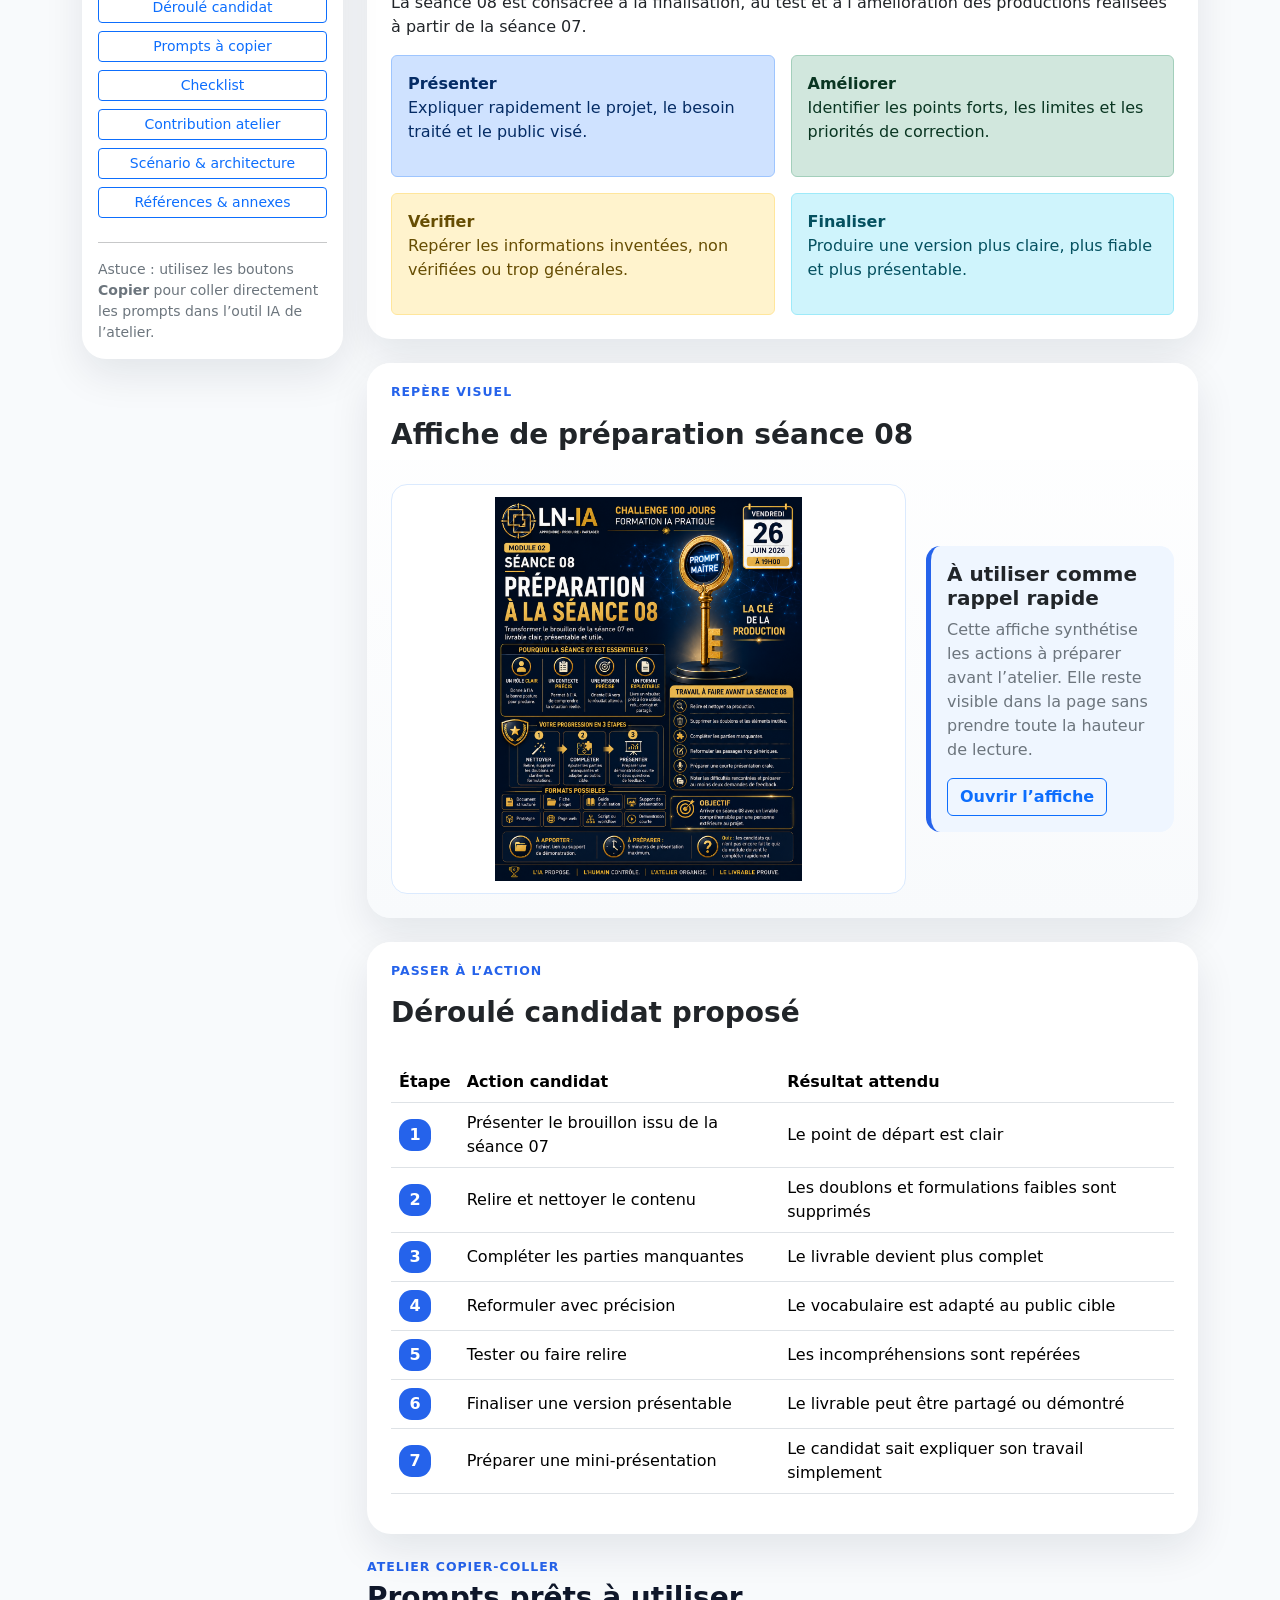
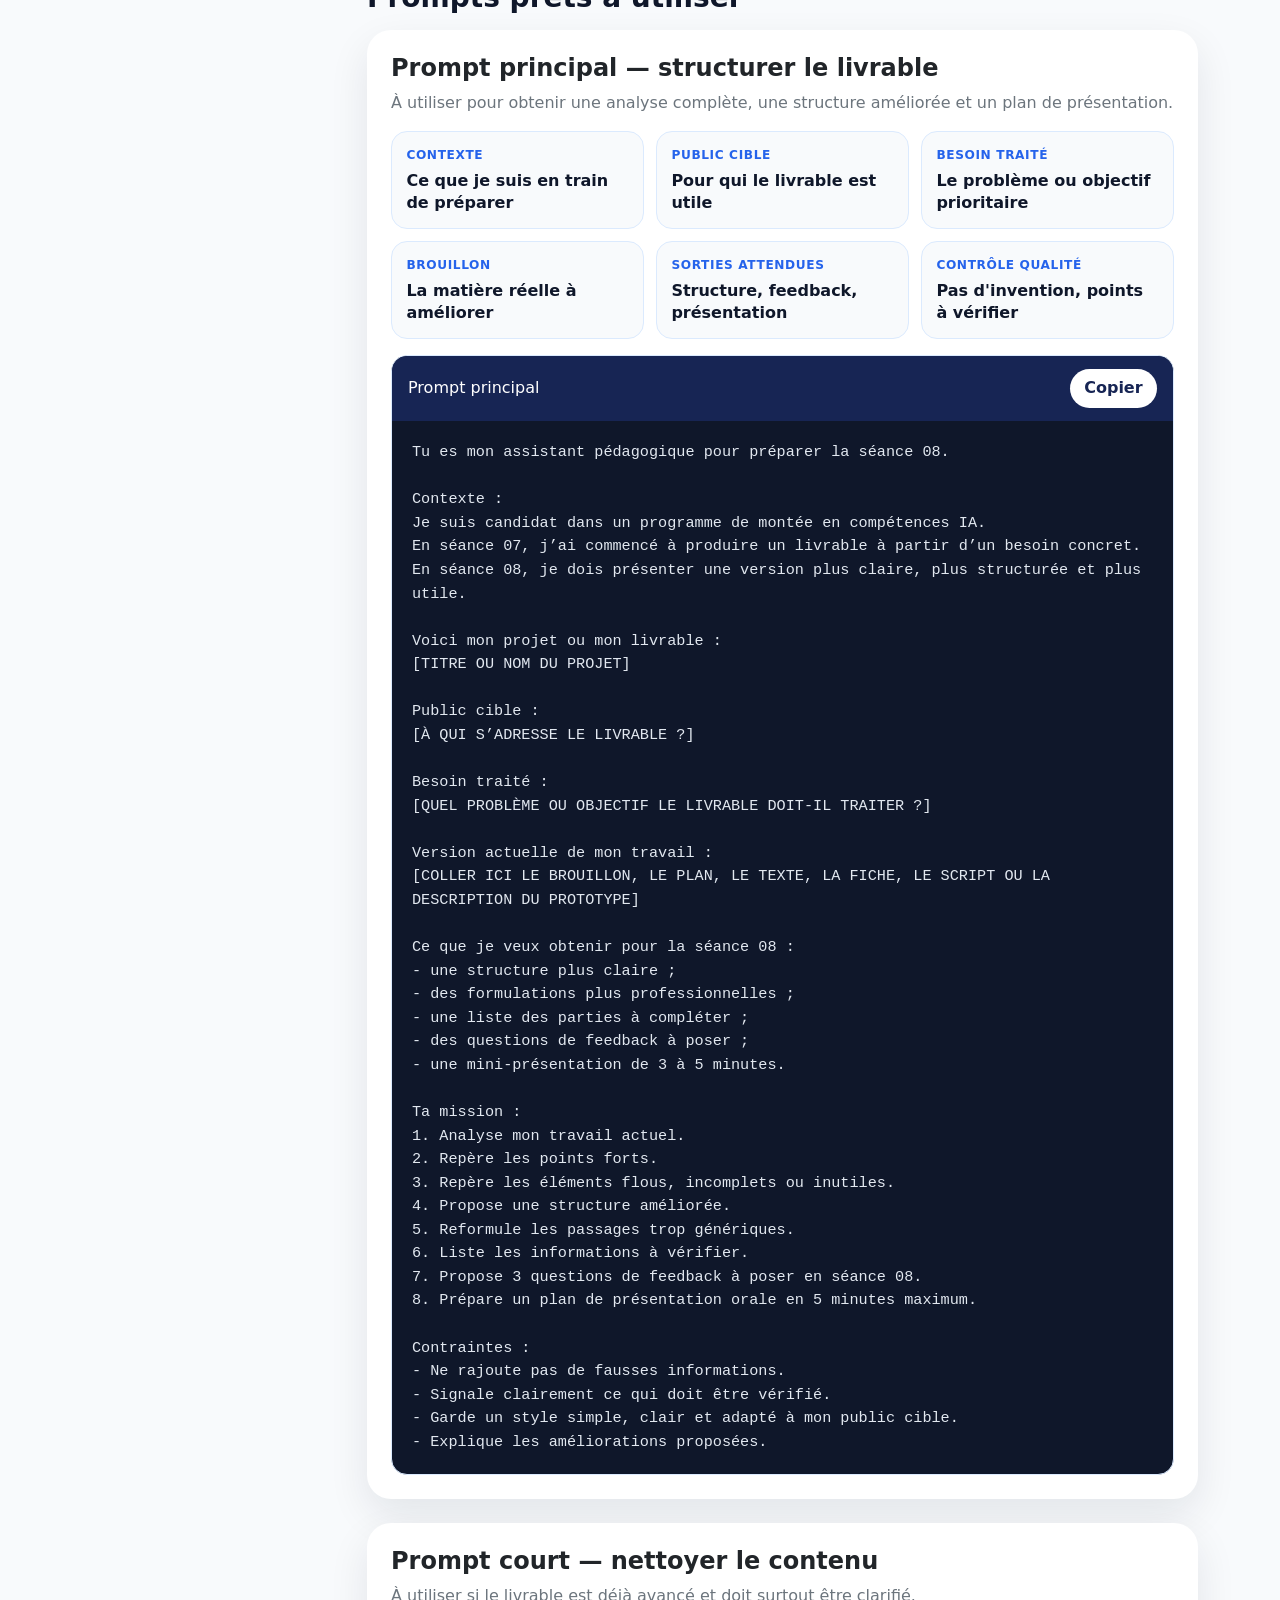
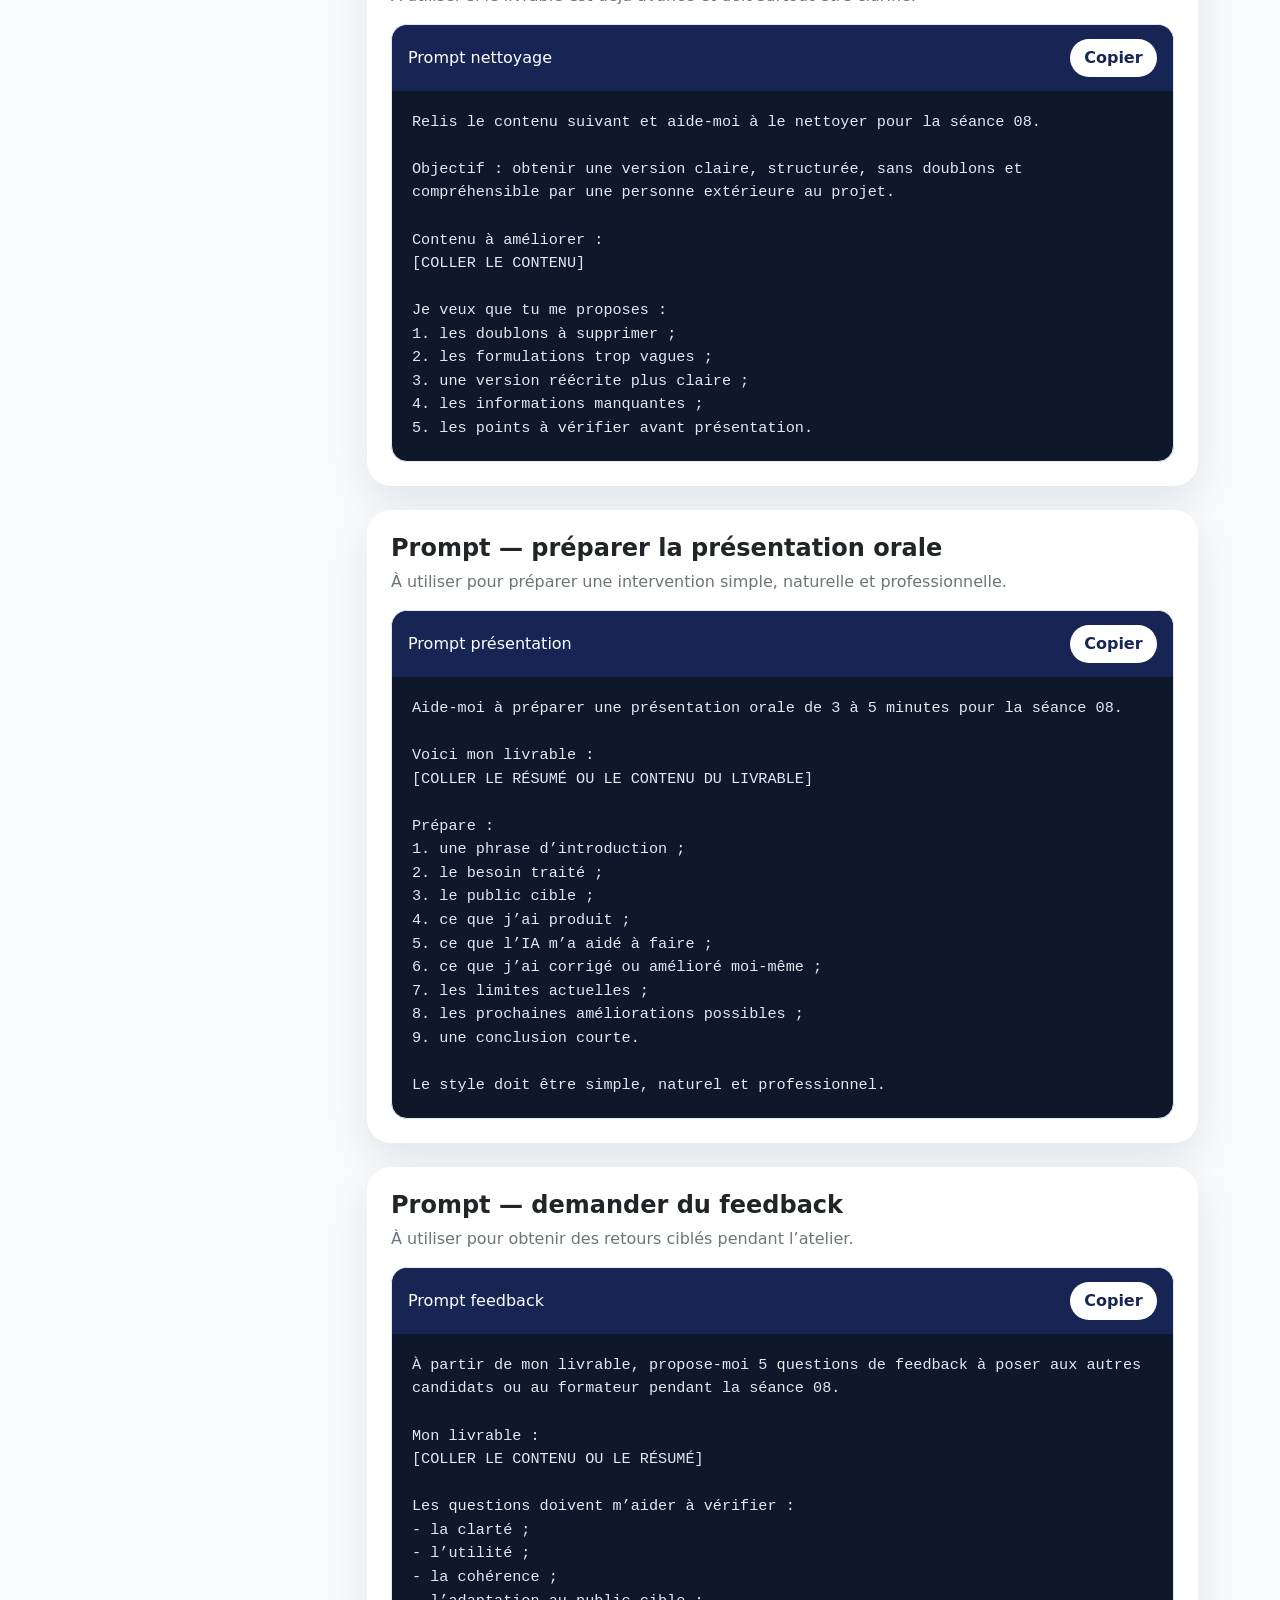
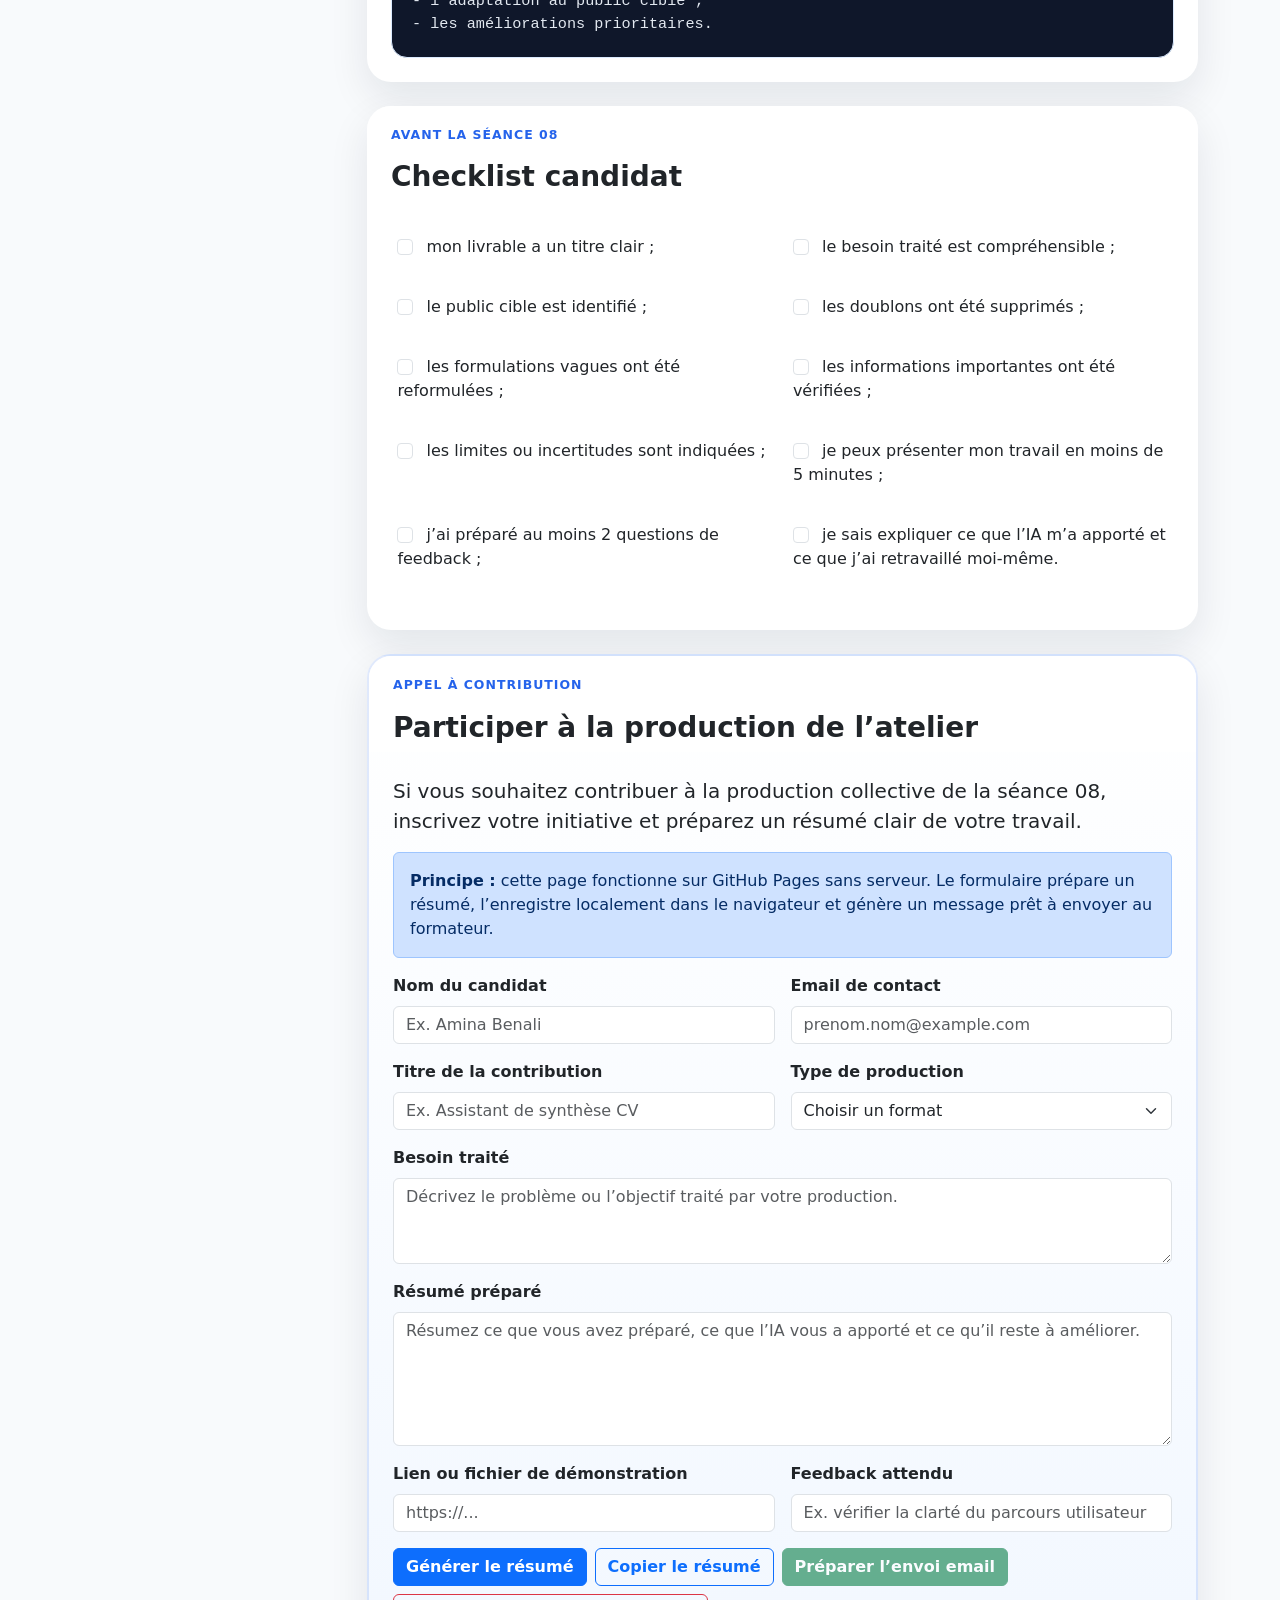
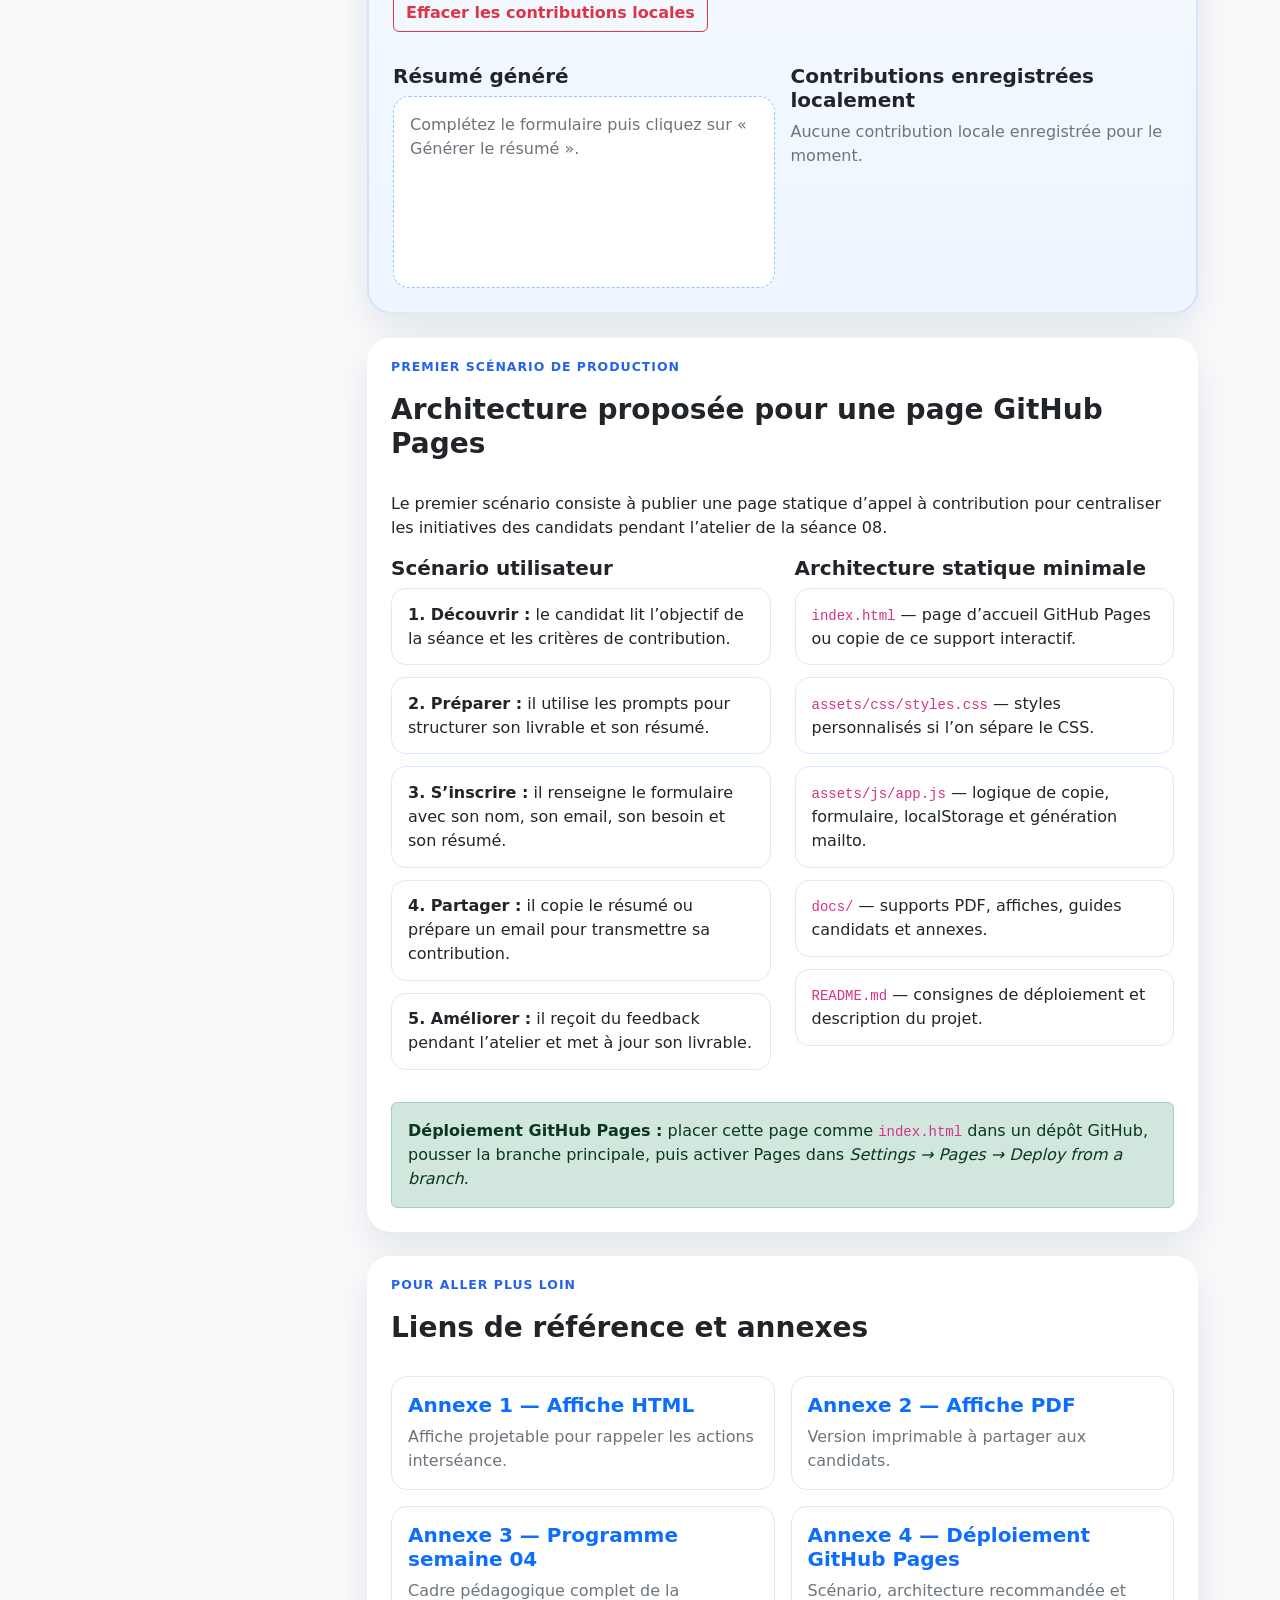
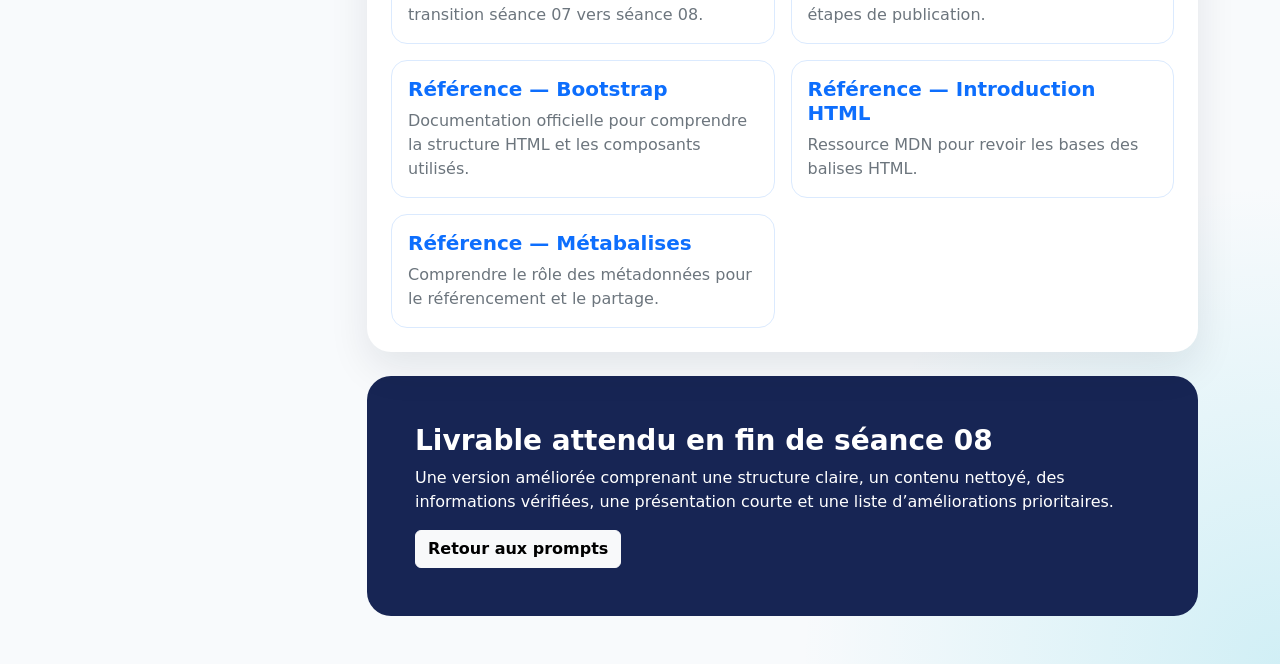
<file: site-github-pages/index.html>
<!doctype html>
<html lang="fr">
<head>
  <meta charset="utf-8">
  <meta name="viewport" content="width=device-width, initial-scale=1">
  <title>Support séance 08 — Prompts de structuration candidat</title>
  <meta name="description" content="Support candidat pour la séance 08 : prompts IA à copier-coller, checklist, déroulé de l’atelier, références et annexes pour structurer un livrable clair et présentable.">
  <meta name="keywords" content="séance 08, prompt IA, structuration candidat, atelier IA, livrable, pédagogie, Bootstrap, feedback, présentation orale">
  <meta name="author" content="Challenge IA — Programme pédagogique Module 02">
  <meta name="robots" content="index, follow">
  <meta property="og:title" content="Support séance 08 — Prompts de structuration candidat">
  <meta property="og:description" content="Prompts IA, boutons copier-coller, checklist et annexes pour préparer la séance 08.">
  <meta property="og:type" content="article">
  <meta property="og:locale" content="fr_FR">
  <meta name="twitter:card" content="summary_large_image">
  <meta name="theme-color" content="#172554">
  <link rel="canonical" href="index.html">
  <link href="https://cdn.jsdelivr.net/npm/bootstrap@5.3.3/dist/css/bootstrap.min.css" rel="stylesheet">
  <link rel="stylesheet" href="assets/css/styles.css">
</head>
<body>
  <header class="hero py-5 mb-5">
    <div class="container py-lg-4">
      <div class="brand-strip mb-4">
        <img class="brand-logo" src="assets/img/logo-LN-IA.png" alt="LN-IA">
        <span class="brand-label">Challenge-100-JOURS · LN-IA</span>
      </div>
      <div class="row align-items-center g-4">
        <div class="col-lg-8">
          <span class="hero-badge mb-3">Module 02 · Séance 08 · Atelier LN-IA</span>
          <h1 class="display-4 fw-black fw-bold mb-3">Support candidat — Prompts de structuration</h1>
          <p class="lead mb-4">Copiez-collez les prompts, structurez votre livrable, préparez votre présentation et demandez un feedback utile pendant l’atelier.</p>
          <div class="d-flex flex-wrap gap-2">
            <a class="btn btn-light btn-lg fw-bold" href="#prompts">Accéder aux prompts</a>
            <a class="btn btn-outline-light btn-lg fw-bold" href="#checklist">Voir la checklist</a>
            <a class="btn btn-warning btn-lg fw-bold" href="#contribution">Contribuer à l’atelier</a>
          </div>
        </div>
        <div class="col-lg-4">
          <div class="glass-card p-4">
            <p class="text-uppercase fw-bold small mb-2">Objectif final</p>
            <p class="h4 fw-bold mb-0">Arriver avec un livrable clair, vérifié, présentable et compréhensible par une personne extérieure au projet.</p>
          </div>
        </div>
      </div>
    </div>
  </header>

  <main class="container pb-5">
    <section class="progress-dashboard mb-4" aria-labelledby="progress-title">
      <div class="row g-3 align-items-stretch">
        <div class="col-lg-4">
          <div class="progress-panel h-100">
            <p class="section-kicker mb-1">Indicateur d'avancement</p>
            <h2 id="progress-title" class="h4 fw-bold mb-3">Préparation séance 08</h2>
            <div class="d-flex align-items-center justify-content-between gap-3 mb-2">
              <span class="fw-bold" id="progressLabel">0 / 10 points validés</span>
              <span class="progress-percent" id="progressPercent">0%</span>
            </div>
            <div class="progress" role="progressbar" aria-label="Progression checklist" aria-valuenow="0" aria-valuemin="0" aria-valuemax="100">
              <div class="progress-bar" id="progressBar" style="width: 0%"></div>
            </div>
          </div>
        </div>
        <div class="col-lg-8">
          <div class="milestone-grid h-100">
            <div class="milestone-card is-active">
              <span>1</span>
              <strong>Préparer</strong>
              <small>rassembler le brouillon et le besoin</small>
            </div>
            <div class="milestone-card">
              <span>2</span>
              <strong>Structurer</strong>
              <small>utiliser le prompt maître</small>
            </div>
            <div class="milestone-card">
              <span>3</span>
              <strong>Vérifier</strong>
              <small>contrôler les informations et limites</small>
            </div>
            <div class="milestone-card">
              <span>4</span>
              <strong>Partager</strong>
              <small>préparer le résumé et le renvoi email</small>
            </div>
          </div>
        </div>
      </div>
    </section>

    <section class="intro-contribution mb-4" aria-label="Introduction appel à contribution">
      <figure class="contribution-visual mb-0">
        <img src="assets/img/appel-contribution-seance-08.png" alt="Affiche visuelle de l’appel à contribution séance 08">
      </figure>
    </section>

    <div class="row g-4">
      <aside class="col-lg-3">
        <nav class="sticky-nav card section-card p-3" aria-label="Navigation du support">
          <p class="section-kicker mb-2">Navigation</p>
          <a class="btn btn-sm btn-outline-primary w-100 mb-2" href="#contenu">Contenu séance 08</a>
          <a class="btn btn-sm btn-outline-primary w-100 mb-2" href="#affiche">Affiche séance</a>
          <a class="btn btn-sm btn-outline-primary w-100 mb-2" href="#deroule">Déroulé candidat</a>
          <a class="btn btn-sm btn-outline-primary w-100 mb-2" href="#prompts">Prompts à copier</a>
          <a class="btn btn-sm btn-outline-primary w-100 mb-2" href="#checklist">Checklist</a>
          <a class="btn btn-sm btn-outline-primary w-100 mb-2" href="#contribution">Contribution atelier</a>
          <a class="btn btn-sm btn-outline-primary w-100 mb-2" href="#architecture">Scénario & architecture</a>
          <a class="btn btn-sm btn-outline-primary w-100 mb-2" href="#annexes">Références & annexes</a>
          <hr>
          <p class="small text-secondary mb-0">Astuce : utilisez les boutons <strong>Copier</strong> pour coller directement les prompts dans l’outil IA de l’atelier.</p>
        </nav>
      </aside>

      <div class="col-lg-9">
        <section id="contenu" class="card section-card mb-4">
          <div class="card-header">
            <p class="section-kicker">Comprendre l’atelier</p>
            <h2 class="h3 fw-bold">Contenu de la séance 08</h2>
          </div>
          <div class="card-body p-4">
            <p>La séance 08 est consacrée à la finalisation, au test et à l’amélioration des productions réalisées à partir de la séance 07.</p>
            <div class="row g-3">
              <div class="col-md-6"><div class="alert alert-primary h-100"><strong>Présenter</strong><br>Expliquer rapidement le projet, le besoin traité et le public visé.</div></div>
              <div class="col-md-6"><div class="alert alert-success h-100"><strong>Améliorer</strong><br>Identifier les points forts, les limites et les priorités de correction.</div></div>
              <div class="col-md-6"><div class="alert alert-warning h-100"><strong>Vérifier</strong><br>Repérer les informations inventées, non vérifiées ou trop générales.</div></div>
              <div class="col-md-6"><div class="alert alert-info h-100"><strong>Finaliser</strong><br>Produire une version plus claire, plus fiable et plus présentable.</div></div>
            </div>
          </div>
        </section>

        <section id="affiche" class="card section-card poster-section mb-4">
          <div class="card-header">
            <p class="section-kicker">Repère visuel</p>
            <h2 class="h3 fw-bold">Affiche de préparation séance 08</h2>
          </div>
          <div class="card-body p-4">
            <div class="poster-layout">
              <figure class="poster-frame mb-0">
                <img src="assets/img/affiche-preparation-seance-08.png" alt="Affiche de préparation de la séance 08">
              </figure>
              <div class="poster-notes">
                <h3 class="h5 fw-bold">À utiliser comme rappel rapide</h3>
                <p class="mb-3 text-secondary">Cette affiche synthétise les actions à préparer avant l’atelier. Elle reste visible dans la page sans prendre toute la hauteur de lecture.</p>
                <a class="btn btn-outline-primary fw-bold" href="assets/img/affiche-preparation-seance-08.png" target="_blank" rel="noopener noreferrer">Ouvrir l’affiche</a>
              </div>
            </div>
          </div>
        </section>

        <section id="deroule" class="card section-card mb-4">
          <div class="card-header">
            <p class="section-kicker">Passer à l’action</p>
            <h2 class="h3 fw-bold">Déroulé candidat proposé</h2>
          </div>
          <div class="card-body p-4">
            <div class="table-responsive">
              <table class="table table-hover align-middle">
                <thead>
                  <tr><th>Étape</th><th>Action candidat</th><th>Résultat attendu</th></tr>
                </thead>
                <tbody>
                  <tr><td><span class="step-number">1</span></td><td>Présenter le brouillon issu de la séance 07</td><td>Le point de départ est clair</td></tr>
                  <tr><td><span class="step-number">2</span></td><td>Relire et nettoyer le contenu</td><td>Les doublons et formulations faibles sont supprimés</td></tr>
                  <tr><td><span class="step-number">3</span></td><td>Compléter les parties manquantes</td><td>Le livrable devient plus complet</td></tr>
                  <tr><td><span class="step-number">4</span></td><td>Reformuler avec précision</td><td>Le vocabulaire est adapté au public cible</td></tr>
                  <tr><td><span class="step-number">5</span></td><td>Tester ou faire relire</td><td>Les incompréhensions sont repérées</td></tr>
                  <tr><td><span class="step-number">6</span></td><td>Finaliser une version présentable</td><td>Le livrable peut être partagé ou démontré</td></tr>
                  <tr><td><span class="step-number">7</span></td><td>Préparer une mini-présentation</td><td>Le candidat sait expliquer son travail simplement</td></tr>
                </tbody>
              </table>
            </div>
          </div>
        </section>

        <section id="prompts" class="mb-4">
          <div class="d-flex align-items-end justify-content-between gap-3 mb-3">
            <div>
              <p class="section-kicker mb-1">Atelier copier-coller</p>
              <h2 class="h3 fw-bold mb-0">Prompts prêts à utiliser</h2>
            </div>
          </div>

          <article class="card section-card mb-4">
            <div class="card-body p-4">
              <h3 class="h4 fw-bold">Prompt principal — structurer le livrable</h3>
              <p class="text-secondary">À utiliser pour obtenir une analyse complète, une structure améliorée et un plan de présentation.</p>
              <div class="master-prompt-guide mb-3" aria-label="Repères du prompt maître">
                <div><span>Contexte</span><strong>Ce que je suis en train de préparer</strong></div>
                <div><span>Public cible</span><strong>Pour qui le livrable est utile</strong></div>
                <div><span>Besoin traité</span><strong>Le problème ou objectif prioritaire</strong></div>
                <div><span>Brouillon</span><strong>La matière réelle à améliorer</strong></div>
                <div><span>Sorties attendues</span><strong>Structure, feedback, présentation</strong></div>
                <div><span>Contrôle qualité</span><strong>Pas d'invention, points à vérifier</strong></div>
              </div>
              <div class="prompt-box">
                <div class="prompt-toolbar"><span>Prompt principal</span><button class="copy-btn" data-copy-target="prompt-principal">Copier</button></div>
                <pre id="prompt-principal">Tu es mon assistant pédagogique pour préparer la séance 08.

Contexte :
Je suis candidat dans un programme de montée en compétences IA.
En séance 07, j’ai commencé à produire un livrable à partir d’un besoin concret.
En séance 08, je dois présenter une version plus claire, plus structurée et plus utile.

Voici mon projet ou mon livrable :
[TITRE OU NOM DU PROJET]

Public cible :
[À QUI S’ADRESSE LE LIVRABLE ?]

Besoin traité :
[QUEL PROBLÈME OU OBJECTIF LE LIVRABLE DOIT-IL TRAITER ?]

Version actuelle de mon travail :
[COLLER ICI LE BROUILLON, LE PLAN, LE TEXTE, LA FICHE, LE SCRIPT OU LA DESCRIPTION DU PROTOTYPE]

Ce que je veux obtenir pour la séance 08 :
- une structure plus claire ;
- des formulations plus professionnelles ;
- une liste des parties à compléter ;
- des questions de feedback à poser ;
- une mini-présentation de 3 à 5 minutes.

Ta mission :
1. Analyse mon travail actuel.
2. Repère les points forts.
3. Repère les éléments flous, incomplets ou inutiles.
4. Propose une structure améliorée.
5. Reformule les passages trop génériques.
6. Liste les informations à vérifier.
7. Propose 3 questions de feedback à poser en séance 08.
8. Prépare un plan de présentation orale en 5 minutes maximum.

Contraintes :
- Ne rajoute pas de fausses informations.
- Signale clairement ce qui doit être vérifié.
- Garde un style simple, clair et adapté à mon public cible.
- Explique les améliorations proposées.</pre>
              </div>
            </div>
          </article>

          <article class="card section-card mb-4">
            <div class="card-body p-4">
              <h3 class="h4 fw-bold">Prompt court — nettoyer le contenu</h3>
              <p class="text-secondary">À utiliser si le livrable est déjà avancé et doit surtout être clarifié.</p>
              <div class="prompt-box">
                <div class="prompt-toolbar"><span>Prompt nettoyage</span><button class="copy-btn" data-copy-target="prompt-nettoyage">Copier</button></div>
                <pre id="prompt-nettoyage">Relis le contenu suivant et aide-moi à le nettoyer pour la séance 08.

Objectif : obtenir une version claire, structurée, sans doublons et compréhensible par une personne extérieure au projet.

Contenu à améliorer :
[COLLER LE CONTENU]

Je veux que tu me proposes :
1. les doublons à supprimer ;
2. les formulations trop vagues ;
3. une version réécrite plus claire ;
4. les informations manquantes ;
5. les points à vérifier avant présentation.</pre>
              </div>
            </div>
          </article>

          <article class="card section-card mb-4">
            <div class="card-body p-4">
              <h3 class="h4 fw-bold">Prompt — préparer la présentation orale</h3>
              <p class="text-secondary">À utiliser pour préparer une intervention simple, naturelle et professionnelle.</p>
              <div class="prompt-box">
                <div class="prompt-toolbar"><span>Prompt présentation</span><button class="copy-btn" data-copy-target="prompt-presentation">Copier</button></div>
                <pre id="prompt-presentation">Aide-moi à préparer une présentation orale de 3 à 5 minutes pour la séance 08.

Voici mon livrable :
[COLLER LE RÉSUMÉ OU LE CONTENU DU LIVRABLE]

Prépare :
1. une phrase d’introduction ;
2. le besoin traité ;
3. le public cible ;
4. ce que j’ai produit ;
5. ce que l’IA m’a aidé à faire ;
6. ce que j’ai corrigé ou amélioré moi-même ;
7. les limites actuelles ;
8. les prochaines améliorations possibles ;
9. une conclusion courte.

Le style doit être simple, naturel et professionnel.</pre>
              </div>
            </div>
          </article>

          <article class="card section-card mb-4">
            <div class="card-body p-4">
              <h3 class="h4 fw-bold">Prompt — demander du feedback</h3>
              <p class="text-secondary">À utiliser pour obtenir des retours ciblés pendant l’atelier.</p>
              <div class="prompt-box">
                <div class="prompt-toolbar"><span>Prompt feedback</span><button class="copy-btn" data-copy-target="prompt-feedback">Copier</button></div>
                <pre id="prompt-feedback">À partir de mon livrable, propose-moi 5 questions de feedback à poser aux autres candidats ou au formateur pendant la séance 08.

Mon livrable :
[COLLER LE CONTENU OU LE RÉSUMÉ]

Les questions doivent m’aider à vérifier :
- la clarté ;
- l’utilité ;
- la cohérence ;
- l’adaptation au public cible ;
- les améliorations prioritaires.</pre>
              </div>
            </div>
          </article>
        </section>

        <section id="checklist" class="card section-card mb-4">
          <div class="card-header">
            <p class="section-kicker">Avant la séance 08</p>
            <h2 class="h3 fw-bold">Checklist candidat</h2>
          </div>
          <div class="card-body p-4">
            <ul class="checklist list-unstyled row g-2">
              <li class="col-md-6"><input class="form-check-input me-2" type="checkbox" data-progress-check> mon livrable a un titre clair ;</li>
              <li class="col-md-6"><input class="form-check-input me-2" type="checkbox" data-progress-check> le besoin traité est compréhensible ;</li>
              <li class="col-md-6"><input class="form-check-input me-2" type="checkbox" data-progress-check> le public cible est identifié ;</li>
              <li class="col-md-6"><input class="form-check-input me-2" type="checkbox" data-progress-check> les doublons ont été supprimés ;</li>
              <li class="col-md-6"><input class="form-check-input me-2" type="checkbox" data-progress-check> les formulations vagues ont été reformulées ;</li>
              <li class="col-md-6"><input class="form-check-input me-2" type="checkbox" data-progress-check> les informations importantes ont été vérifiées ;</li>
              <li class="col-md-6"><input class="form-check-input me-2" type="checkbox" data-progress-check> les limites ou incertitudes sont indiquées ;</li>
              <li class="col-md-6"><input class="form-check-input me-2" type="checkbox" data-progress-check> je peux présenter mon travail en moins de 5 minutes ;</li>
              <li class="col-md-6"><input class="form-check-input me-2" type="checkbox" data-progress-check> j’ai préparé au moins 2 questions de feedback ;</li>
              <li class="col-md-6"><input class="form-check-input me-2" type="checkbox" data-progress-check> je sais expliquer ce que l’IA m’a apporté et ce que j’ai retravaillé moi-même.</li>
            </ul>
          </div>
        </section>


        <section id="contribution" class="card section-card contribution-panel mb-4">
          <div class="card-header">
            <p class="section-kicker">Appel à contribution</p>
            <h2 class="h3 fw-bold">Participer à la production de l’atelier</h2>
          </div>
          <div class="card-body p-4">
            <p class="lead">Si vous souhaitez contribuer à la production collective de la séance 08, inscrivez votre initiative et préparez un résumé clair de votre travail.</p>
            <div class="alert alert-primary" role="note">
              <strong>Principe :</strong> cette page fonctionne sur GitHub Pages sans serveur. Le formulaire prépare un résumé, l’enregistre localement dans le navigateur et génère un message prêt à envoyer au formateur.
            </div>
            <form id="contributionForm" class="row g-3">
              <div class="col-md-6">
                <label class="form-label fw-bold" for="candidateName">Nom du candidat</label>
                <input class="form-control" id="candidateName" name="candidateName" type="text" placeholder="Ex. Amina Benali" required>
              </div>
              <div class="col-md-6">
                <label class="form-label fw-bold" for="candidateEmail">Email de contact</label>
                <input class="form-control" id="candidateEmail" name="candidateEmail" type="email" placeholder="prenom.nom@example.com" required>
              </div>
              <div class="col-md-6">
                <label class="form-label fw-bold" for="projectTitle">Titre de la contribution</label>
                <input class="form-control" id="projectTitle" name="projectTitle" type="text" placeholder="Ex. Assistant de synthèse CV" required>
              </div>
              <div class="col-md-6">
                <label class="form-label fw-bold" for="projectType">Type de production</label>
                <select class="form-select" id="projectType" name="projectType" required>
                  <option value="">Choisir un format</option>
                  <option>Document structuré</option>
                  <option>Fiche projet</option>
                  <option>Guide d’utilisation</option>
                  <option>Support de présentation</option>
                  <option>Prototype web</option>
                  <option>Script ou workflow</option>
                  <option>Démonstration courte</option>
                </select>
              </div>
              <div class="col-12">
                <label class="form-label fw-bold" for="projectNeed">Besoin traité</label>
                <textarea class="form-control" id="projectNeed" name="projectNeed" rows="3" placeholder="Décrivez le problème ou l’objectif traité par votre production." required></textarea>
              </div>
              <div class="col-12">
                <label class="form-label fw-bold" for="projectSummary">Résumé préparé</label>
                <textarea class="form-control" id="projectSummary" name="projectSummary" rows="5" placeholder="Résumez ce que vous avez préparé, ce que l’IA vous a apporté et ce qu’il reste à améliorer." required></textarea>
              </div>
              <div class="col-md-6">
                <label class="form-label fw-bold" for="projectLink">Lien ou fichier de démonstration</label>
                <input class="form-control" id="projectLink" name="projectLink" type="url" placeholder="https://...">
              </div>
              <div class="col-md-6">
                <label class="form-label fw-bold" for="feedbackAsk">Feedback attendu</label>
                <input class="form-control" id="feedbackAsk" name="feedbackAsk" type="text" placeholder="Ex. vérifier la clarté du parcours utilisateur" required>
              </div>
              <div class="col-12 d-flex flex-wrap gap-2">
                <button class="btn btn-primary fw-bold" type="submit">Générer le résumé</button>
                <button class="btn btn-outline-primary fw-bold" id="copyContribution" type="button">Copier le résumé</button>
                <a class="btn btn-success fw-bold disabled" id="sendContribution" href="#" aria-disabled="true">Préparer l’envoi email</a>
                <button class="btn btn-outline-danger fw-bold" id="clearContributions" type="button">Effacer les contributions locales</button>
              </div>
            </form>
            <div class="row g-3 mt-3">
              <div class="col-lg-6">
                <h3 class="h5 fw-bold">Résumé généré</h3>
                <div id="contributionPreview" class="summary-preview p-3 text-secondary">Complétez le formulaire puis cliquez sur « Générer le résumé ».</div>
              </div>
              <div class="col-lg-6">
                <h3 class="h5 fw-bold">Contributions enregistrées localement</h3>
                <div id="contributionList" class="d-grid gap-2"></div>
              </div>
            </div>
          </div>
        </section>

        <section id="architecture" class="card section-card mb-4">
          <div class="card-header">
            <p class="section-kicker">Premier scénario de production</p>
            <h2 class="h3 fw-bold">Architecture proposée pour une page GitHub Pages</h2>
          </div>
          <div class="card-body p-4">
            <p>Le premier scénario consiste à publier une page statique d’appel à contribution pour centraliser les initiatives des candidats pendant l’atelier de la séance 08.</p>
            <div class="row g-4">
              <div class="col-lg-6">
                <h3 class="h5 fw-bold">Scénario utilisateur</h3>
                <ol class="architecture-list list-unstyled">
                  <li><strong>1. Découvrir :</strong> le candidat lit l’objectif de la séance et les critères de contribution.</li>
                  <li><strong>2. Préparer :</strong> il utilise les prompts pour structurer son livrable et son résumé.</li>
                  <li><strong>3. S’inscrire :</strong> il renseigne le formulaire avec son nom, son email, son besoin et son résumé.</li>
                  <li><strong>4. Partager :</strong> il copie le résumé ou prépare un email pour transmettre sa contribution.</li>
                  <li><strong>5. Améliorer :</strong> il reçoit du feedback pendant l’atelier et met à jour son livrable.</li>
                </ol>
              </div>
              <div class="col-lg-6">
                <h3 class="h5 fw-bold">Architecture statique minimale</h3>
                <ul class="architecture-list list-unstyled">
                  <li><code>index.html</code> — page d’accueil GitHub Pages ou copie de ce support interactif.</li>
                  <li><code>assets/css/styles.css</code> — styles personnalisés si l’on sépare le CSS.</li>
                  <li><code>assets/js/app.js</code> — logique de copie, formulaire, localStorage et génération mailto.</li>
                  <li><code>docs/</code> — supports PDF, affiches, guides candidats et annexes.</li>
                  <li><code>README.md</code> — consignes de déploiement et description du projet.</li>
                </ul>
              </div>
            </div>
            <div class="alert alert-success mt-3 mb-0">
              <strong>Déploiement GitHub Pages :</strong> placer cette page comme <code>index.html</code> dans un dépôt GitHub, pousser la branche principale, puis activer Pages dans <em>Settings → Pages → Deploy from a branch</em>.
            </div>
          </div>
        </section>

        <section id="annexes" class="card section-card mb-4">
          <div class="card-header">
            <p class="section-kicker">Pour aller plus loin</p>
            <h2 class="h3 fw-bold">Liens de référence et annexes</h2>
          </div>
          <div class="card-body p-4">
            <div class="row g-3">
              <div class="col-md-6">
                <a class="link-card d-block p-3 text-decoration-none h-100" href="docs/affiche-preparation-seance-08.html">
                  <h3 class="h5 fw-bold">Annexe 1 — Affiche HTML</h3>
                  <p class="mb-0 text-secondary">Affiche projetable pour rappeler les actions interséance.</p>
                </a>
              </div>
              <div class="col-md-6">
                <a class="link-card d-block p-3 text-decoration-none h-100" href="docs/affiche-preparation-seance-08.pdf">
                  <h3 class="h5 fw-bold">Annexe 2 — Affiche PDF</h3>
                  <p class="mb-0 text-secondary">Version imprimable à partager aux candidats.</p>
                </a>
              </div>
              <div class="col-md-6">
                <a class="link-card d-block p-3 text-decoration-none h-100" href="docs/semaine-03&04-v1.md">
                  <h3 class="h5 fw-bold">Annexe 3 — Programme semaine 04</h3>
                  <p class="mb-0 text-secondary">Cadre pédagogique complet de la transition séance 07 vers séance 08.</p>
                </a>
              </div>
              <div class="col-md-6">
                <a class="link-card d-block p-3 text-decoration-none h-100" href="README.md">
                  <h3 class="h5 fw-bold">Annexe 4 — Déploiement GitHub Pages</h3>
                  <p class="mb-0 text-secondary">Scénario, architecture recommandée et étapes de publication.</p>
                </a>
              </div>
              <div class="col-md-6">
                <a class="link-card d-block p-3 text-decoration-none h-100" href="https://getbootstrap.com/docs/5.3/getting-started/introduction/" target="_blank" rel="noopener noreferrer">
                  <h3 class="h5 fw-bold">Référence — Bootstrap</h3>
                  <p class="mb-0 text-secondary">Documentation officielle pour comprendre la structure HTML et les composants utilisés.</p>
                </a>
              </div>
              <div class="col-md-6">
                <a class="link-card d-block p-3 text-decoration-none h-100" href="https://developer.mozilla.org/fr/docs/Learn/HTML/Introduction_to_HTML" target="_blank" rel="noopener noreferrer">
                  <h3 class="h5 fw-bold">Référence — Introduction HTML</h3>
                  <p class="mb-0 text-secondary">Ressource MDN pour revoir les bases des balises HTML.</p>
                </a>
              </div>
              <div class="col-md-6">
                <a class="link-card d-block p-3 text-decoration-none h-100" href="https://developer.mozilla.org/fr/docs/Learn/HTML/Introduction_to_HTML/The_head_metadata_in_HTML" target="_blank" rel="noopener noreferrer">
                  <h3 class="h5 fw-bold">Référence — Métabalises</h3>
                  <p class="mb-0 text-secondary">Comprendre le rôle des métadonnées pour le référencement et le partage.</p>
                </a>
              </div>
            </div>
          </div>
        </section>

        <section class="footer-cta p-4 p-lg-5">
          <h2 class="h3 fw-bold">Livrable attendu en fin de séance 08</h2>
          <p class="mb-3">Une version améliorée comprenant une structure claire, un contenu nettoyé, des informations vérifiées, une présentation courte et une liste d’améliorations prioritaires.</p>
          <a class="btn btn-light fw-bold" href="#prompts">Retour aux prompts</a>
        </section>
      </div>
    </div>
  </main>

  <div class="toast-container position-fixed bottom-0 end-0 p-3">
    <div id="copyToast" class="toast align-items-center text-bg-success border-0" role="status" aria-live="polite" aria-atomic="true">
      <div class="d-flex">
        <div class="toast-body">Prompt copié dans le presse-papiers.</div>
        <button type="button" class="btn-close btn-close-white me-2 m-auto" data-bs-dismiss="toast" aria-label="Fermer"></button>
      </div>
    </div>
  </div>

  <script src="https://cdn.jsdelivr.net/npm/bootstrap@5.3.3/dist/js/bootstrap.bundle.min.js"></script>
  <script src="assets/js/app.js"></script>
</body>
</html>
</file>
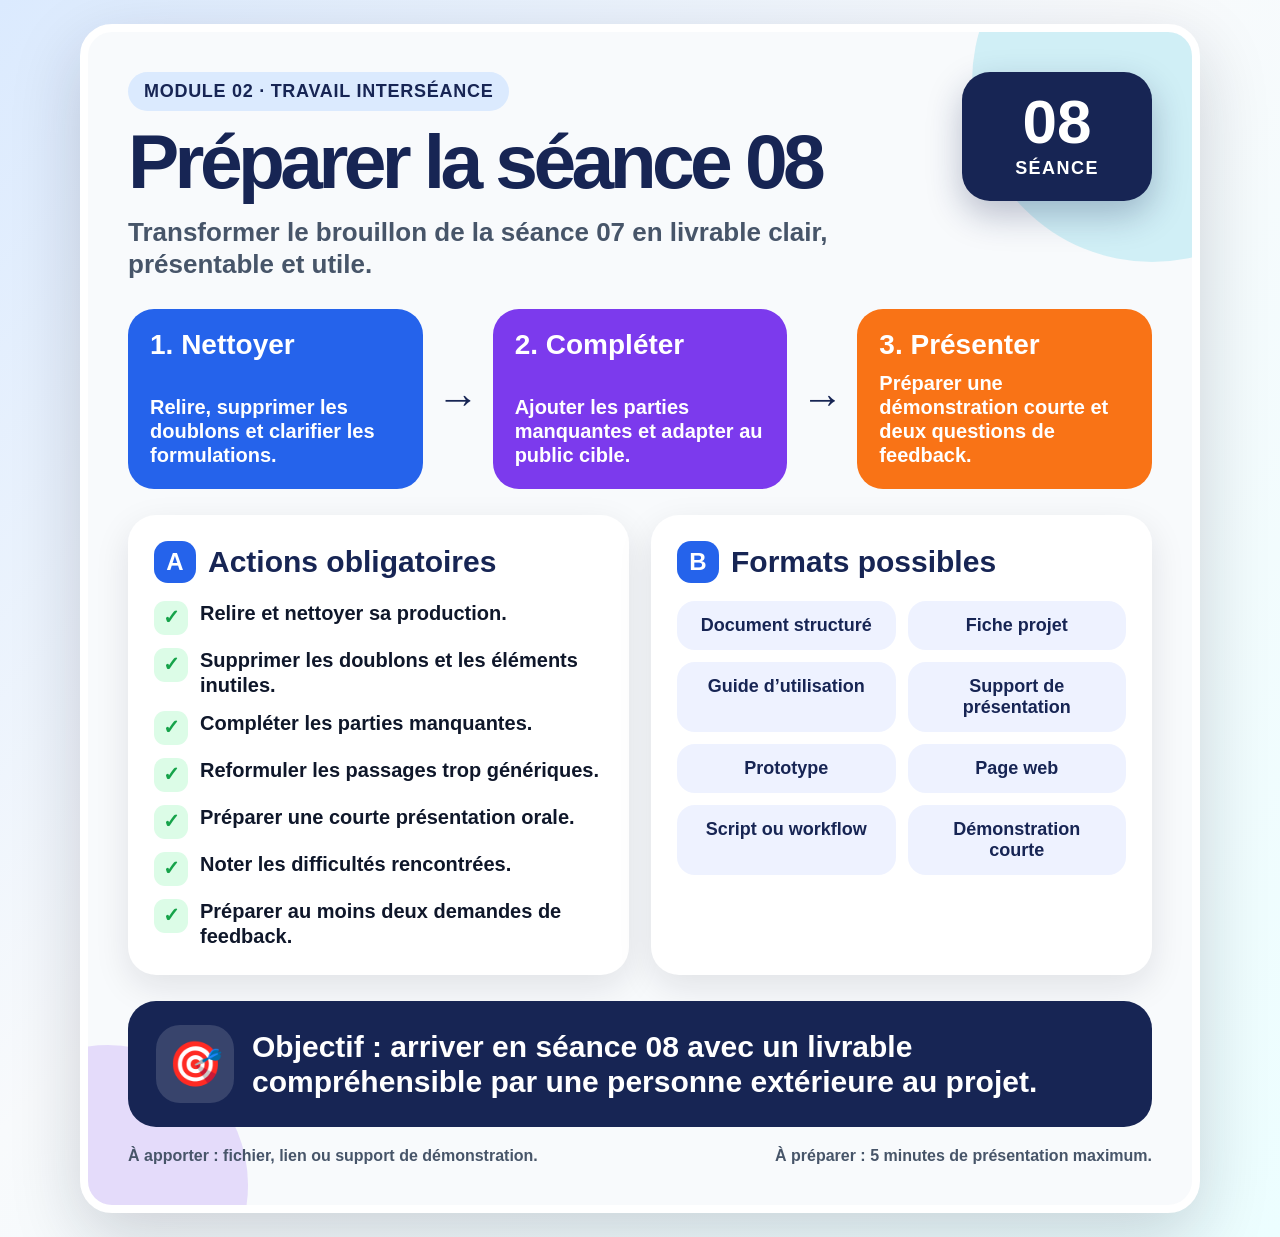
<file: affiche-preparation-seance-08.html>
<!doctype html>
<html lang="fr">
<head>
  <meta charset="utf-8">
  <meta name="viewport" content="width=device-width, initial-scale=1">
  <title>Affiche — Préparation de la séance 08</title>
  <style>
    :root {
      --bleu-nuit: #172554;
      --bleu: #2563eb;
      --cyan: #06b6d4;
      --vert: #16a34a;
      --orange: #f97316;
      --violet: #7c3aed;
      --fond: #f8fafc;
      --texte: #0f172a;
      --gris: #475569;
      --blanc: #ffffff;
    }

    * {
      box-sizing: border-box;
    }

    body {
      margin: 0;
      min-height: 100vh;
      background: linear-gradient(135deg, #dbeafe 0%, #f8fafc 45%, #ecfeff 100%);
      color: var(--texte);
      font-family: Arial, Helvetica, sans-serif;
    }

    .poster {
      width: min(1120px, calc(100% - 32px));
      margin: 24px auto;
      padding: 40px;
      background: var(--fond);
      border: 8px solid var(--blanc);
      border-radius: 32px;
      box-shadow: 0 24px 70px rgba(15, 23, 42, 0.18);
      position: relative;
      overflow: hidden;
    }

    .poster::before,
    .poster::after {
      content: "";
      position: absolute;
      border-radius: 999px;
      opacity: 0.16;
      pointer-events: none;
    }

    .poster::before {
      width: 360px;
      height: 360px;
      right: -140px;
      top: -130px;
      background: var(--cyan);
    }

    .poster::after {
      width: 280px;
      height: 280px;
      left: -120px;
      bottom: -120px;
      background: var(--violet);
    }

    header {
      position: relative;
      z-index: 1;
      display: grid;
      grid-template-columns: 1fr auto;
      gap: 24px;
      align-items: start;
      margin-bottom: 28px;
    }

    .eyebrow {
      display: inline-flex;
      align-items: center;
      gap: 10px;
      margin: 0 0 14px;
      padding: 9px 16px;
      border-radius: 999px;
      background: #dbeafe;
      color: var(--bleu-nuit);
      font-size: 18px;
      font-weight: 700;
      letter-spacing: 0.04em;
      text-transform: uppercase;
    }

    h1 {
      margin: 0;
      max-width: 780px;
      color: var(--bleu-nuit);
      font-size: clamp(44px, 6vw, 78px);
      line-height: 0.95;
      letter-spacing: -0.06em;
    }

    .subtitle {
      max-width: 760px;
      margin: 18px 0 0;
      color: var(--gris);
      font-size: 26px;
      line-height: 1.25;
      font-weight: 700;
    }

    .badge {
      min-width: 190px;
      padding: 22px;
      border-radius: 28px;
      background: var(--bleu-nuit);
      color: var(--blanc);
      text-align: center;
      box-shadow: 0 14px 35px rgba(23, 37, 84, 0.28);
    }

    .badge strong {
      display: block;
      font-size: 62px;
      line-height: 0.9;
    }

    .badge span {
      display: block;
      margin-top: 8px;
      font-size: 18px;
      font-weight: 700;
      text-transform: uppercase;
      letter-spacing: 0.08em;
    }

    .hero {
      position: relative;
      z-index: 1;
      display: grid;
      grid-template-columns: 1fr 1fr;
      gap: 22px;
      margin-bottom: 26px;
    }

    .panel {
      padding: 26px;
      border-radius: 28px;
      background: var(--blanc);
      box-shadow: 0 12px 35px rgba(15, 23, 42, 0.10);
    }

    .panel h2 {
      display: flex;
      align-items: center;
      gap: 12px;
      margin: 0 0 18px;
      color: var(--bleu-nuit);
      font-size: 30px;
      line-height: 1;
    }

    .number {
      display: inline-grid;
      place-items: center;
      flex: 0 0 auto;
      width: 42px;
      height: 42px;
      border-radius: 14px;
      background: var(--bleu);
      color: var(--blanc);
      font-size: 24px;
      font-weight: 900;
    }

    .checklist {
      display: grid;
      gap: 13px;
      margin: 0;
      padding: 0;
      list-style: none;
    }

    .checklist li {
      display: grid;
      grid-template-columns: 34px 1fr;
      gap: 12px;
      align-items: start;
      color: var(--texte);
      font-size: 20px;
      line-height: 1.25;
      font-weight: 700;
    }

    .checklist li::before {
      content: "✓";
      display: grid;
      place-items: center;
      width: 34px;
      height: 34px;
      border-radius: 11px;
      background: #dcfce7;
      color: var(--vert);
      font-weight: 900;
    }

    .formats {
      display: grid;
      grid-template-columns: repeat(2, minmax(0, 1fr));
      gap: 12px;
      margin: 0;
      padding: 0;
      list-style: none;
    }

    .formats li {
      padding: 14px 16px;
      border-radius: 18px;
      background: #eef2ff;
      color: var(--bleu-nuit);
      font-size: 18px;
      font-weight: 800;
      text-align: center;
    }

    .flow {
      position: relative;
      z-index: 1;
      display: grid;
      grid-template-columns: 1fr auto 1fr auto 1fr;
      gap: 14px;
      align-items: stretch;
      margin-bottom: 26px;
    }

    .step {
      min-height: 150px;
      padding: 22px;
      border-radius: 26px;
      color: var(--blanc);
      display: flex;
      flex-direction: column;
      justify-content: space-between;
    }

    .step:nth-child(1) { background: var(--bleu); }
    .step:nth-child(3) { background: var(--violet); }
    .step:nth-child(5) { background: var(--orange); }

    .step strong {
      display: block;
      font-size: 28px;
      line-height: 1;
    }

    .step span {
      display: block;
      margin-top: 12px;
      font-size: 20px;
      line-height: 1.2;
      font-weight: 700;
    }

    .arrow {
      display: grid;
      place-items: center;
      color: var(--bleu-nuit);
      font-size: 42px;
      font-weight: 900;
    }

    .callout {
      position: relative;
      z-index: 1;
      display: grid;
      grid-template-columns: auto 1fr;
      gap: 18px;
      align-items: center;
      padding: 24px 28px;
      border-radius: 28px;
      background: var(--bleu-nuit);
      color: var(--blanc);
    }

    .callout .icon {
      display: grid;
      place-items: center;
      width: 78px;
      height: 78px;
      border-radius: 24px;
      background: rgba(255, 255, 255, 0.14);
      font-size: 44px;
    }

    .callout p {
      margin: 0;
      font-size: 30px;
      line-height: 1.18;
      font-weight: 900;
    }

    .footer {
      position: relative;
      z-index: 1;
      display: flex;
      justify-content: space-between;
      gap: 18px;
      margin-top: 20px;
      color: var(--gris);
      font-size: 16px;
      font-weight: 700;
    }

    @media print {
      body {
        background: var(--blanc);
      }

      .poster {
        width: 100%;
        min-height: 100vh;
        margin: 0;
        border: 0;
        border-radius: 0;
        box-shadow: none;
        page-break-inside: avoid;
      }
    }

    @media (max-width: 860px) {
      .poster {
        padding: 24px;
      }

      header,
      .hero,
      .flow {
        grid-template-columns: 1fr;
      }

      .badge {
        width: 100%;
      }

      .arrow {
        transform: rotate(90deg);
      }

      .formats {
        grid-template-columns: 1fr;
      }
    }
  </style>
</head>
<body>
  <main class="poster" aria-label="Affiche de préparation à la séance 08">
    <header>
      <div>
        <p class="eyebrow">Module 02 · Travail interséance</p>
        <h1>Préparer la séance 08</h1>
        <p class="subtitle">Transformer le brouillon de la séance 07 en livrable clair, présentable et utile.</p>
      </div>
      <aside class="badge" aria-label="Séance 08">
        <strong>08</strong>
        <span>Séance</span>
      </aside>
    </header>

    <section class="flow" aria-label="Progression attendue">
      <div class="step">
        <strong>1. Nettoyer</strong>
        <span>Relire, supprimer les doublons et clarifier les formulations.</span>
      </div>
      <div class="arrow" aria-hidden="true">→</div>
      <div class="step">
        <strong>2. Compléter</strong>
        <span>Ajouter les parties manquantes et adapter au public cible.</span>
      </div>
      <div class="arrow" aria-hidden="true">→</div>
      <div class="step">
        <strong>3. Présenter</strong>
        <span>Préparer une démonstration courte et deux questions de feedback.</span>
      </div>
    </section>

    <section class="hero">
      <article class="panel">
        <h2><span class="number">A</span>Actions obligatoires</h2>
        <ul class="checklist">
          <li>Relire et nettoyer sa production.</li>
          <li>Supprimer les doublons et les éléments inutiles.</li>
          <li>Compléter les parties manquantes.</li>
          <li>Reformuler les passages trop génériques.</li>
          <li>Préparer une courte présentation orale.</li>
          <li>Noter les difficultés rencontrées.</li>
          <li>Préparer au moins deux demandes de feedback.</li>
        </ul>
      </article>

      <article class="panel">
        <h2><span class="number">B</span>Formats possibles</h2>
        <ul class="formats">
          <li>Document structuré</li>
          <li>Fiche projet</li>
          <li>Guide d’utilisation</li>
          <li>Support de présentation</li>
          <li>Prototype</li>
          <li>Page web</li>
          <li>Script ou workflow</li>
          <li>Démonstration courte</li>
        </ul>
      </article>
    </section>

    <section class="callout">
      <div class="icon" aria-hidden="true">🎯</div>
      <p>Objectif : arriver en séance 08 avec un livrable compréhensible par une personne extérieure au projet.</p>
    </section>

    <footer class="footer">
      <span>À apporter : fichier, lien ou support de démonstration.</span>
      <span>À préparer : 5 minutes de présentation maximum.</span>
    </footer>
  </main>
</body>
</html>
</file>
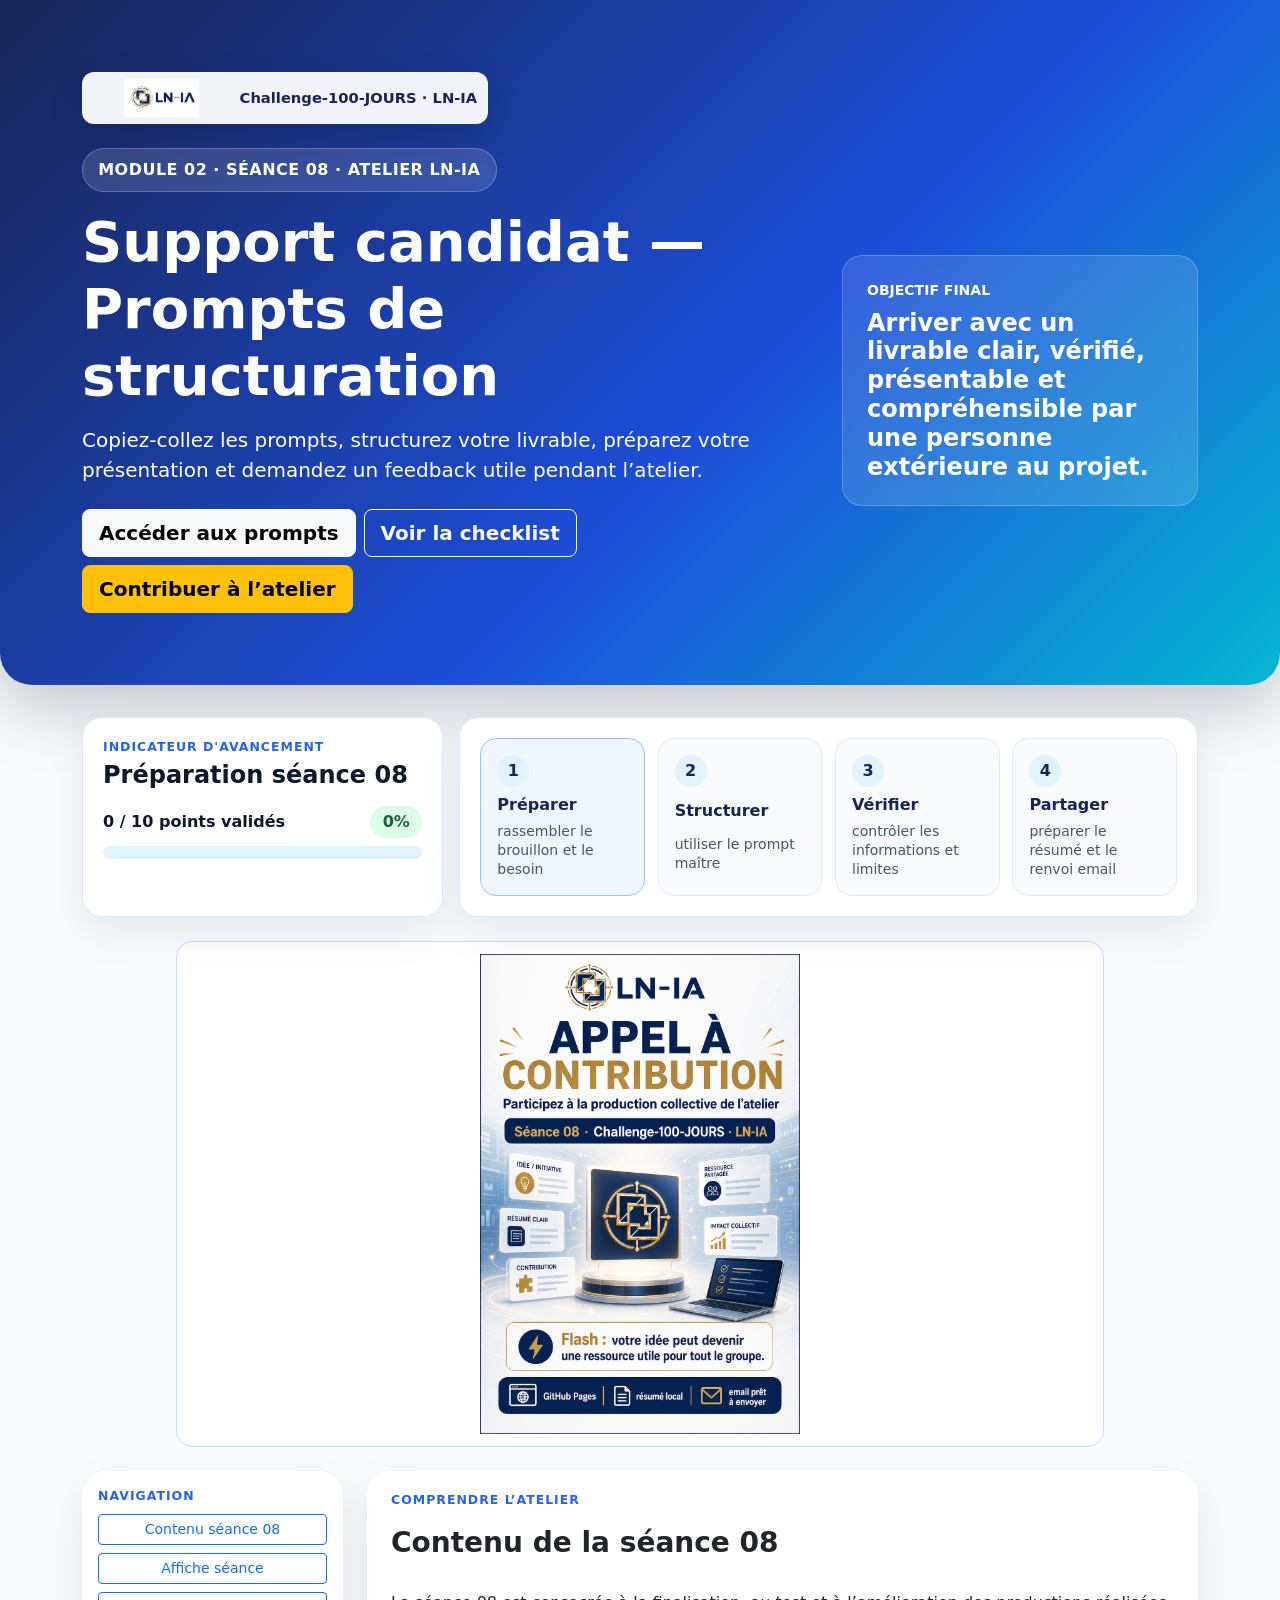
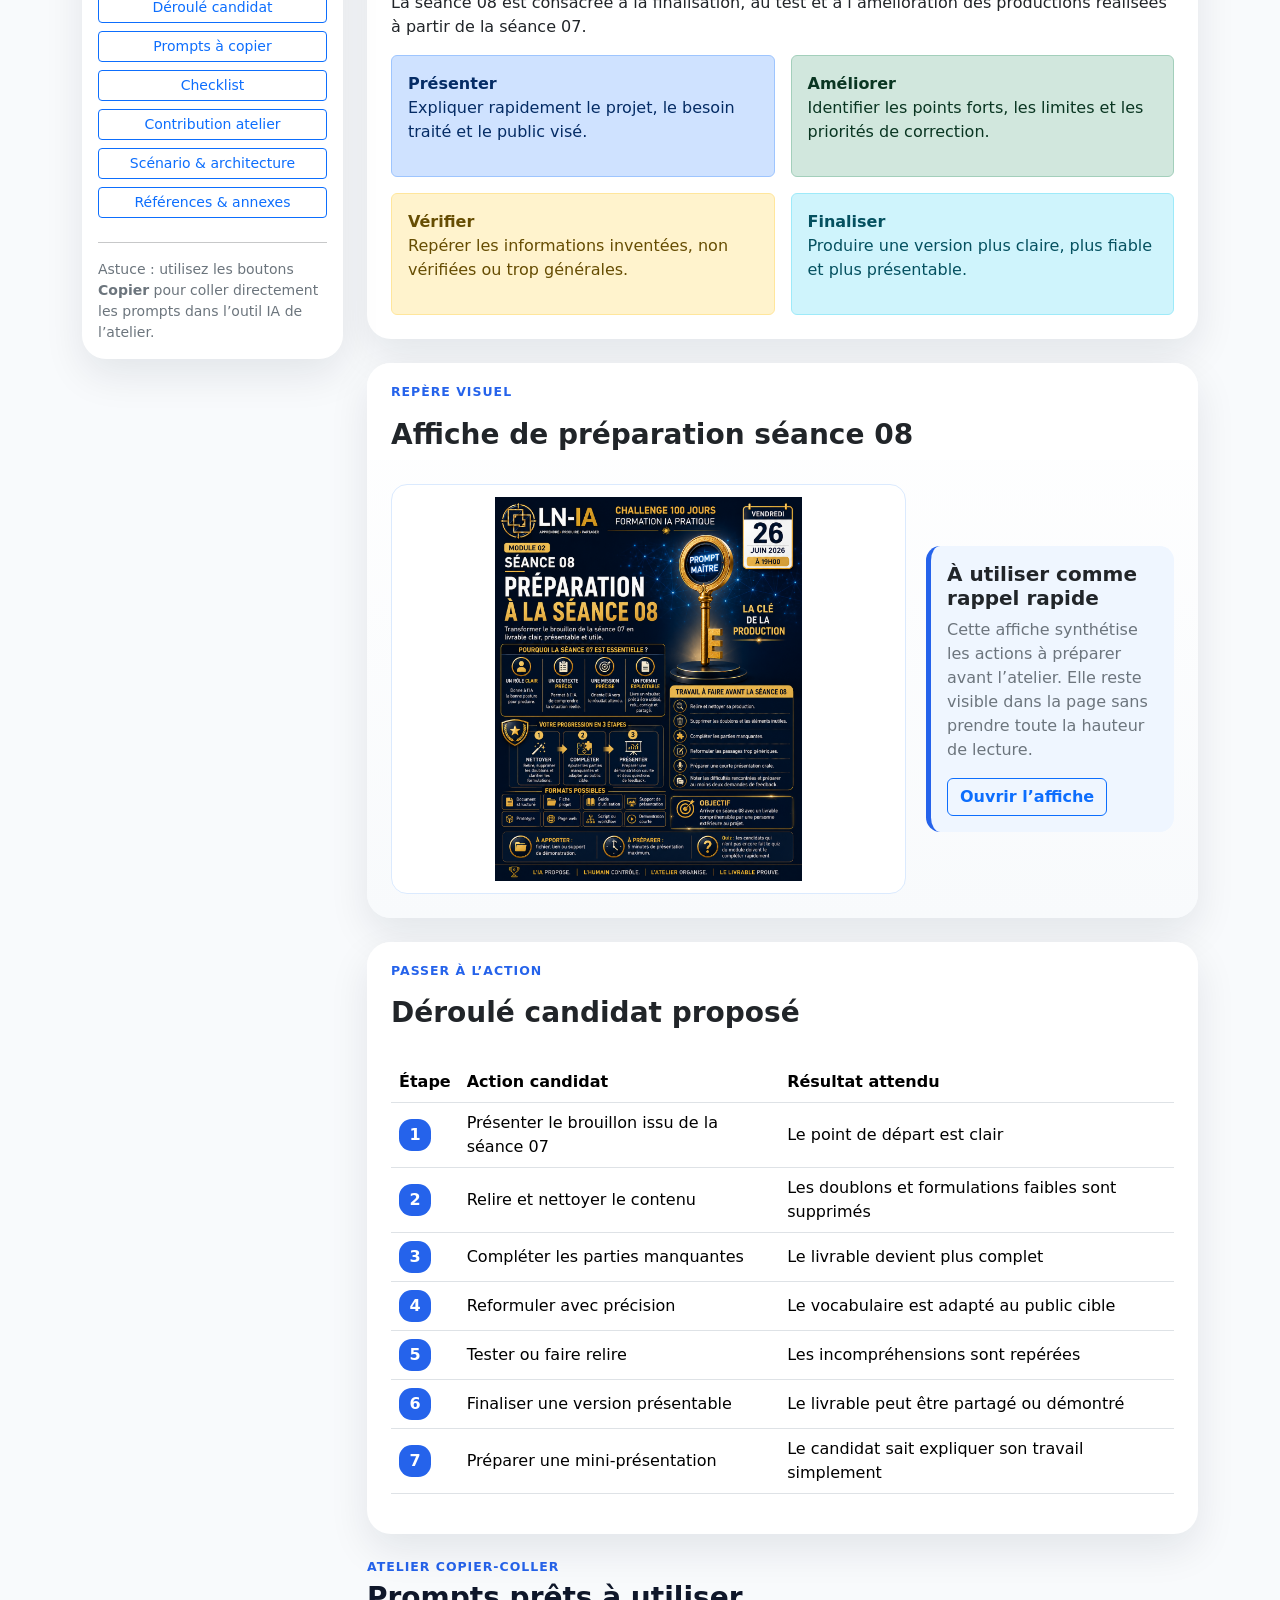
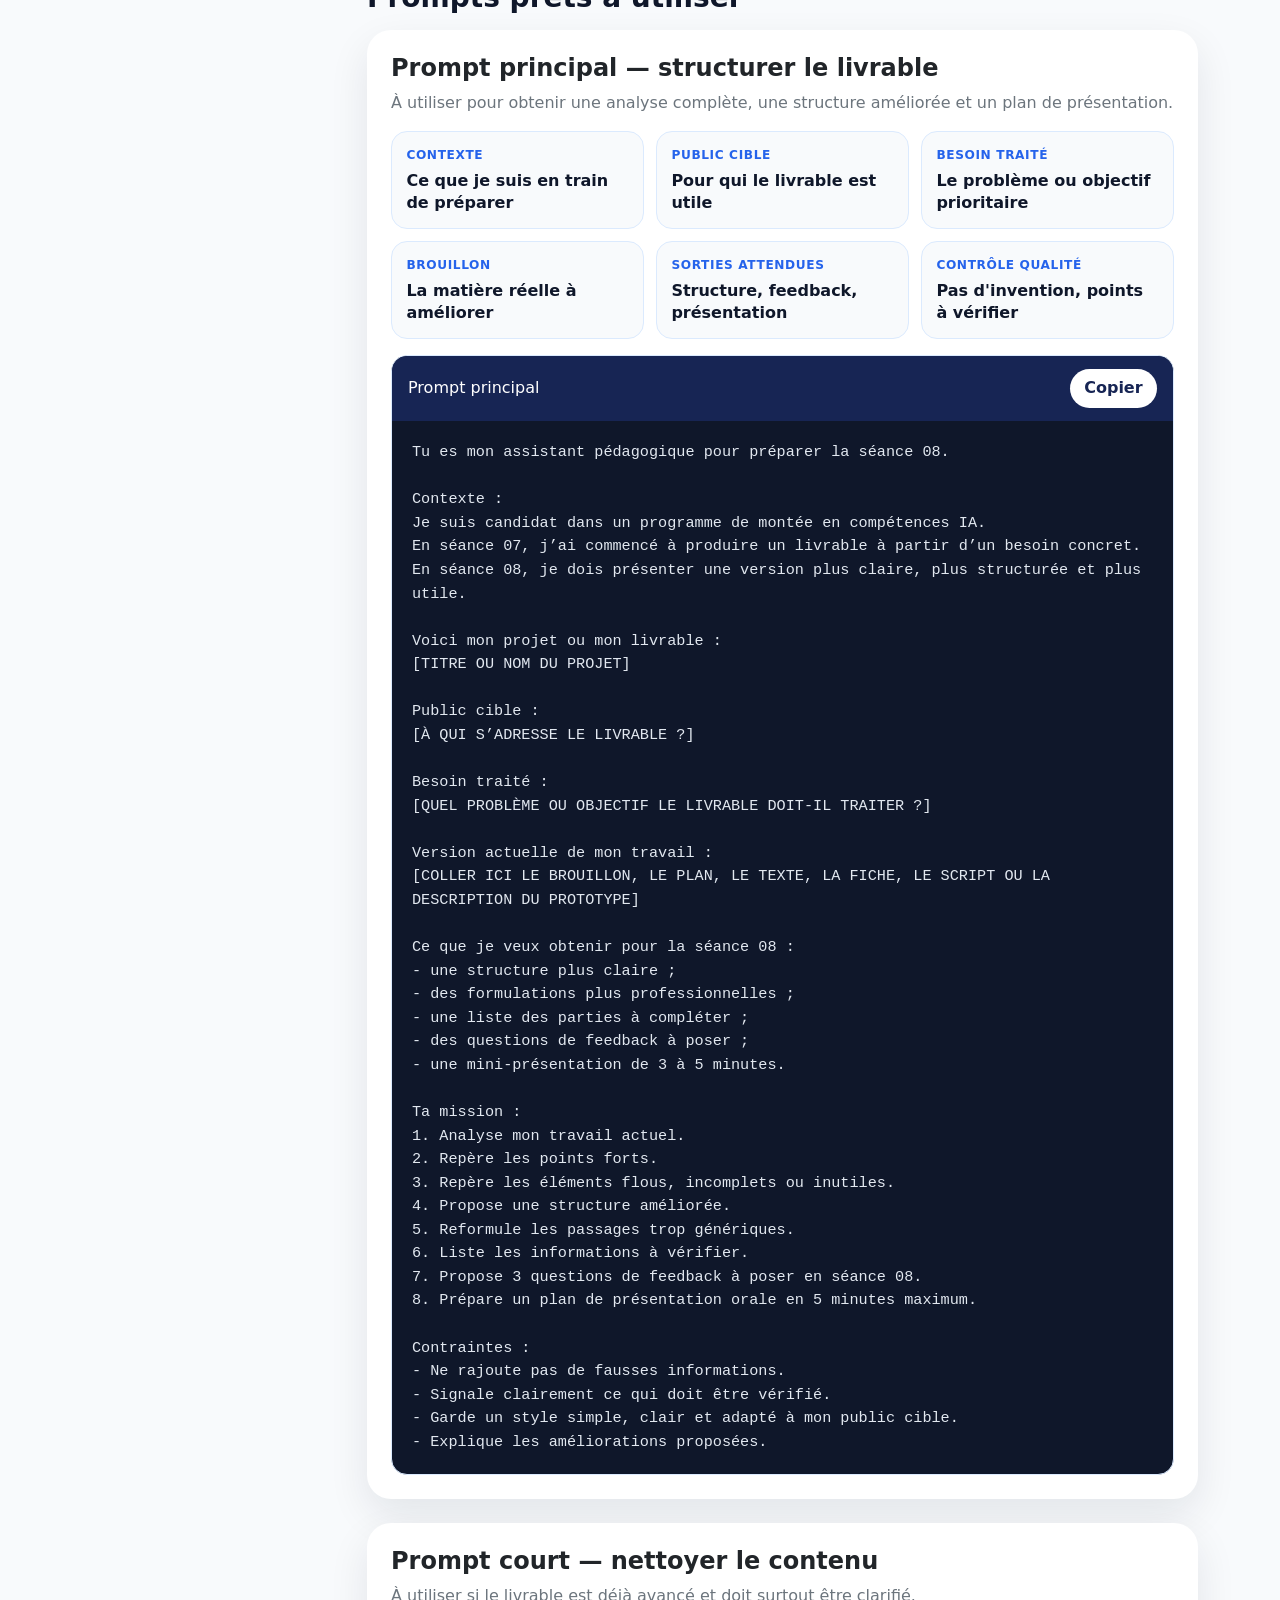
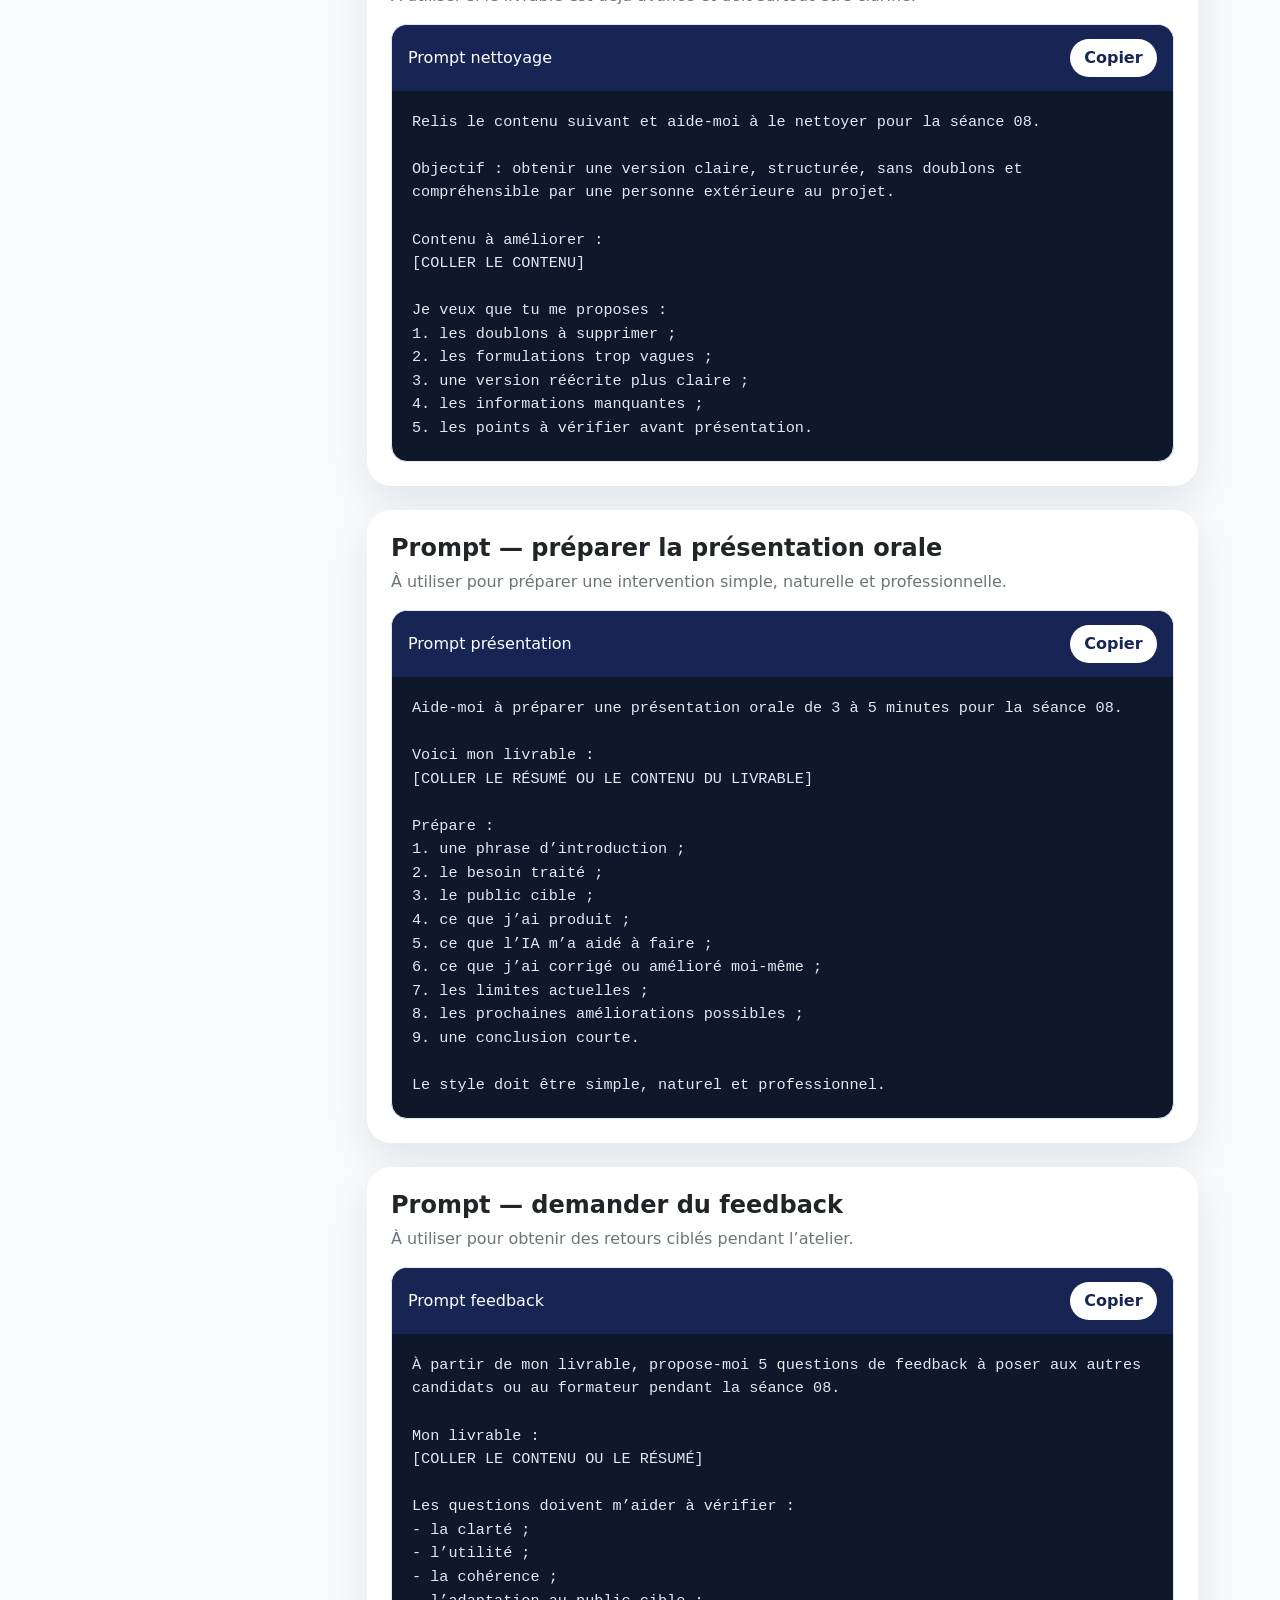
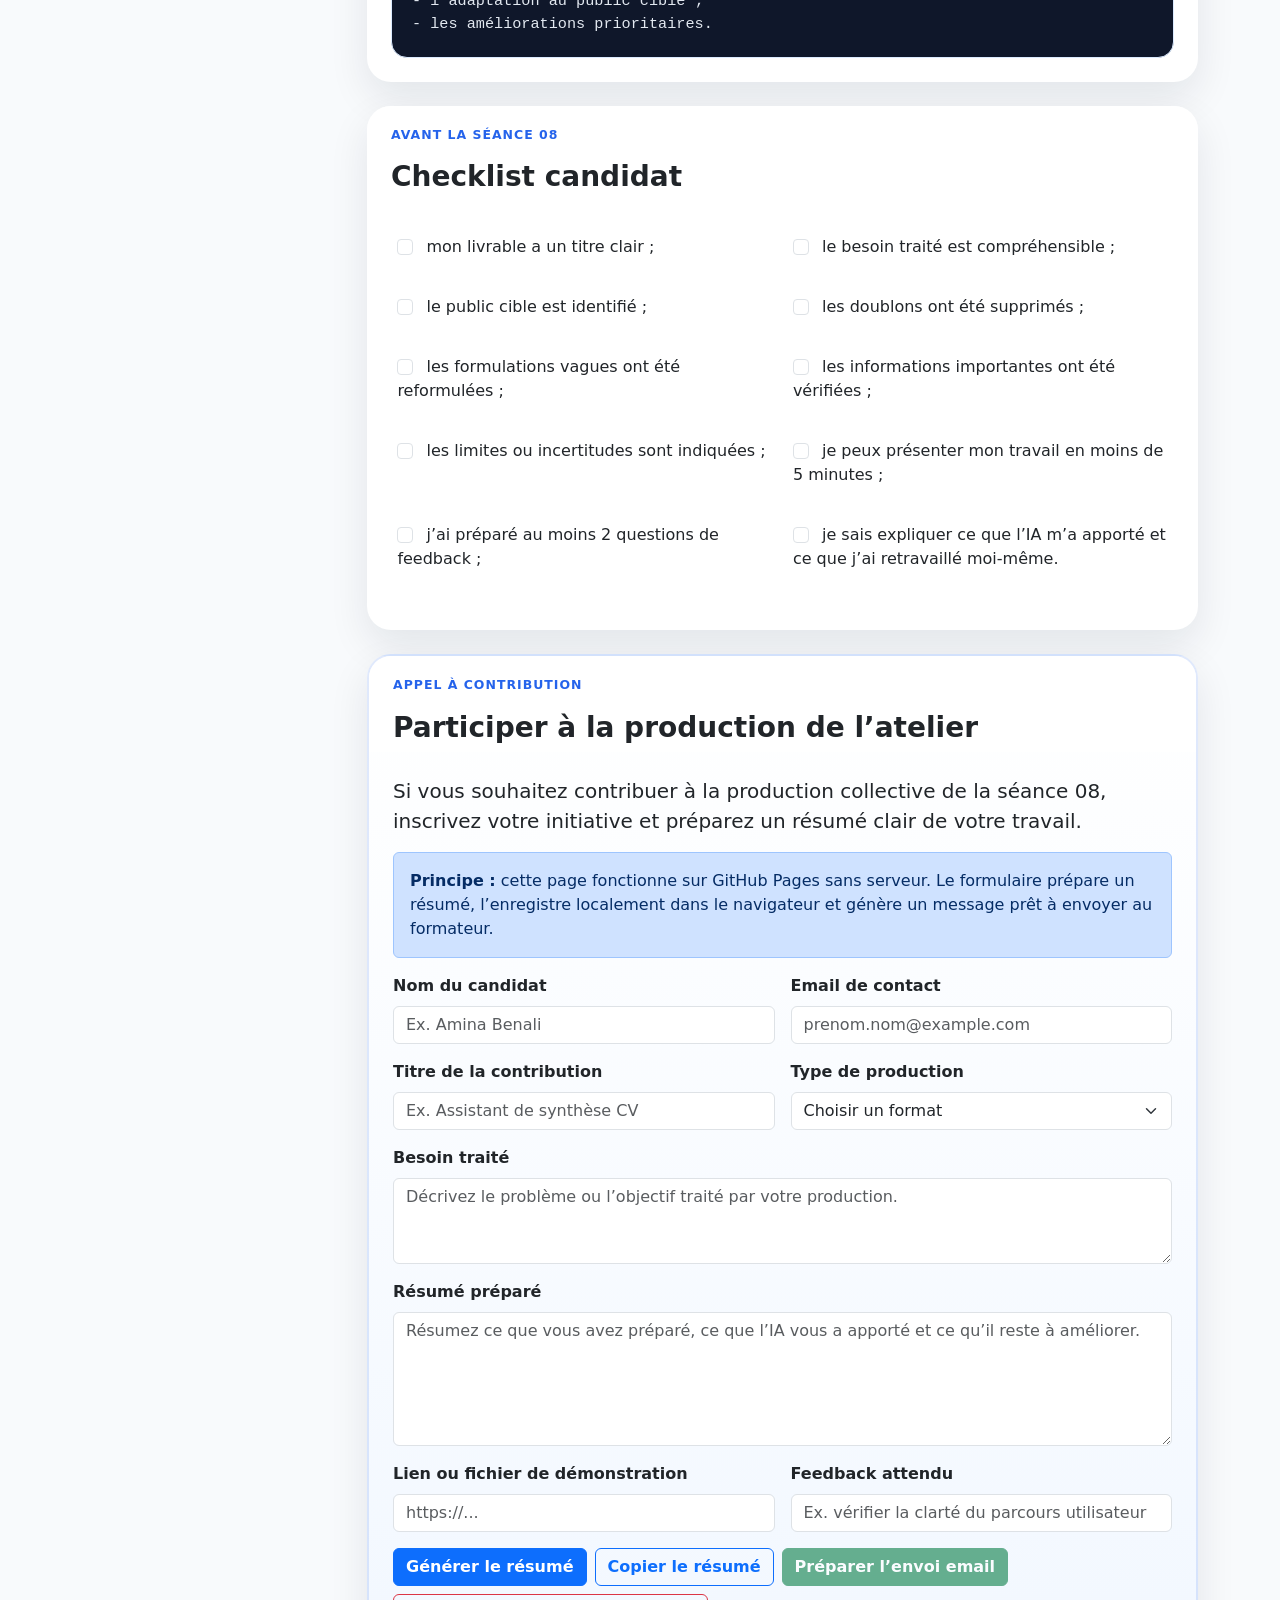
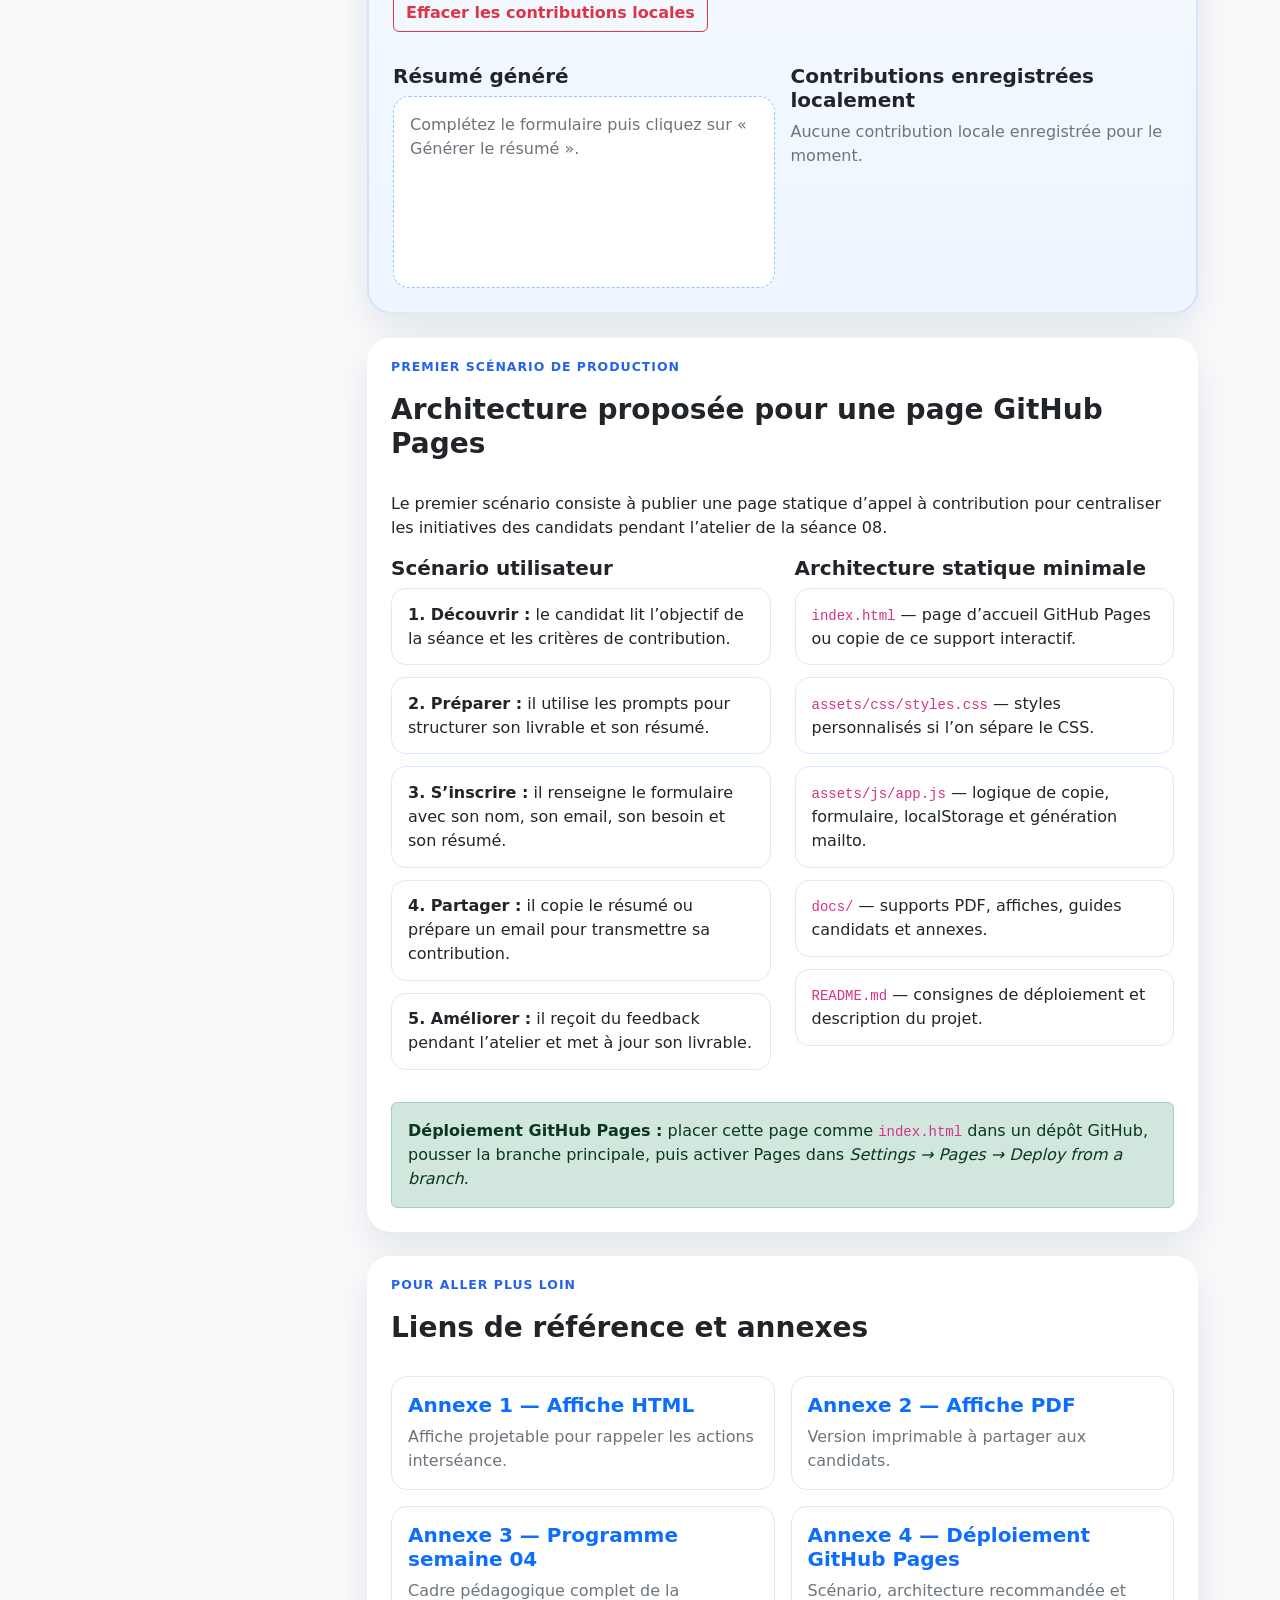
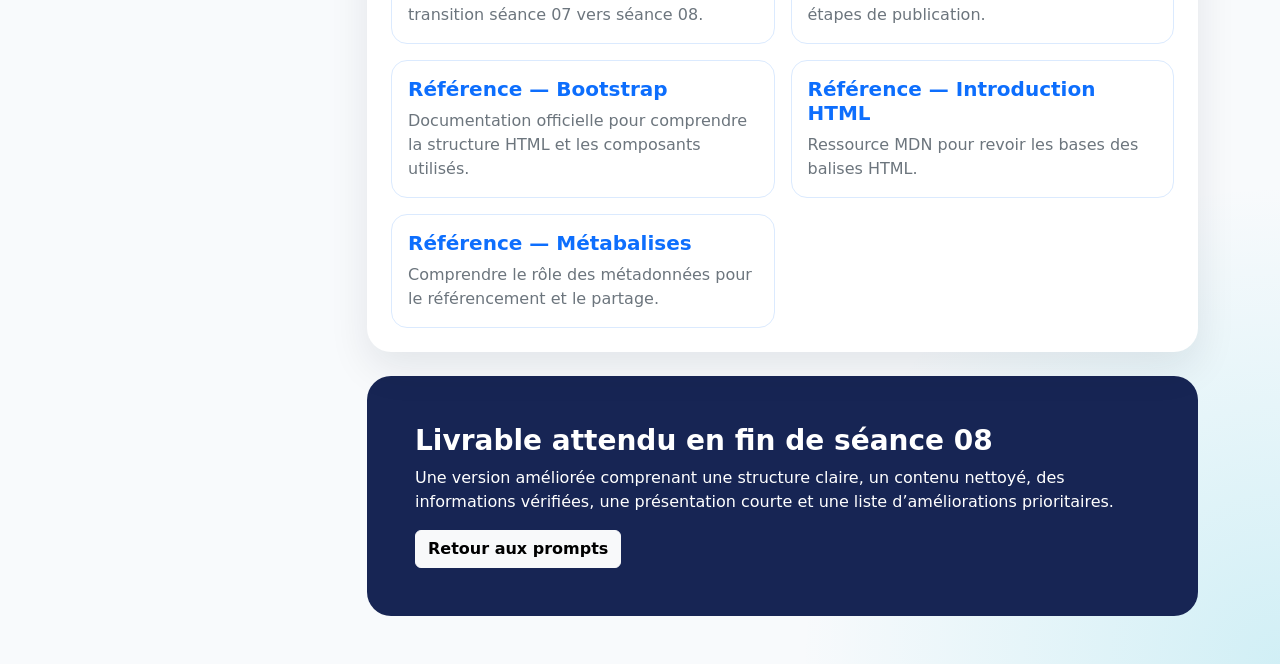
<file: support-seance-08-prompt-structure-candidat.html>
<!doctype html>
<html lang="fr">
<head>
  <meta charset="utf-8">
  <meta name="viewport" content="width=device-width, initial-scale=1">
  <title>Support séance 08 — Prompts de structuration candidat</title>
  <meta name="description" content="Support candidat pour la séance 08 : prompts IA à copier-coller, checklist, déroulé de l’atelier, références et annexes pour structurer un livrable clair et présentable.">
  <meta name="keywords" content="séance 08, prompt IA, structuration candidat, atelier IA, livrable, pédagogie, Bootstrap, feedback, présentation orale">
  <meta name="author" content="Challenge IA — Programme pédagogique Module 02">
  <meta name="robots" content="index, follow">
  <meta property="og:title" content="Support séance 08 — Prompts de structuration candidat">
  <meta property="og:description" content="Prompts IA, boutons copier-coller, checklist et annexes pour préparer la séance 08.">
  <meta property="og:type" content="article">
  <meta property="og:locale" content="fr_FR">
  <meta name="twitter:card" content="summary_large_image">
  <meta name="theme-color" content="#172554">
  <link rel="canonical" href="support-seance-08-prompt-structure-candidat.html">
  <link href="https://cdn.jsdelivr.net/npm/bootstrap@5.3.3/dist/css/bootstrap.min.css" rel="stylesheet">
  <link rel="stylesheet" href="site-github-pages/assets/css/styles.css">
</head>
<body>
  <header class="hero py-5 mb-5">
    <div class="container py-lg-4">
      <div class="brand-strip mb-4">
        <img class="brand-logo" src="site-github-pages/assets/img/logo-LN-IA.png" alt="LN-IA">
        <span class="brand-label">Challenge-100-JOURS · LN-IA</span>
      </div>
      <div class="row align-items-center g-4">
        <div class="col-lg-8">
          <span class="hero-badge mb-3">Module 02 · Séance 08 · Atelier LN-IA</span>
          <h1 class="display-4 fw-black fw-bold mb-3">Support candidat — Prompts de structuration</h1>
          <p class="lead mb-4">Copiez-collez les prompts, structurez votre livrable, préparez votre présentation et demandez un feedback utile pendant l’atelier.</p>
          <div class="d-flex flex-wrap gap-2">
            <a class="btn btn-light btn-lg fw-bold" href="#prompts">Accéder aux prompts</a>
            <a class="btn btn-outline-light btn-lg fw-bold" href="#checklist">Voir la checklist</a>
            <a class="btn btn-warning btn-lg fw-bold" href="#contribution">Contribuer à l’atelier</a>
          </div>
        </div>
        <div class="col-lg-4">
          <div class="glass-card p-4">
            <p class="text-uppercase fw-bold small mb-2">Objectif final</p>
            <p class="h4 fw-bold mb-0">Arriver avec un livrable clair, vérifié, présentable et compréhensible par une personne extérieure au projet.</p>
          </div>
        </div>
      </div>
    </div>
  </header>

  <main class="container pb-5">
    <section class="progress-dashboard mb-4" aria-labelledby="progress-title">
      <div class="row g-3 align-items-stretch">
        <div class="col-lg-4">
          <div class="progress-panel h-100">
            <p class="section-kicker mb-1">Indicateur d'avancement</p>
            <h2 id="progress-title" class="h4 fw-bold mb-3">Préparation séance 08</h2>
            <div class="d-flex align-items-center justify-content-between gap-3 mb-2">
              <span class="fw-bold" id="progressLabel">0 / 10 points validés</span>
              <span class="progress-percent" id="progressPercent">0%</span>
            </div>
            <div class="progress" role="progressbar" aria-label="Progression checklist" aria-valuenow="0" aria-valuemin="0" aria-valuemax="100">
              <div class="progress-bar" id="progressBar" style="width: 0%"></div>
            </div>
          </div>
        </div>
        <div class="col-lg-8">
          <div class="milestone-grid h-100">
            <div class="milestone-card is-active">
              <span>1</span>
              <strong>Préparer</strong>
              <small>rassembler le brouillon et le besoin</small>
            </div>
            <div class="milestone-card">
              <span>2</span>
              <strong>Structurer</strong>
              <small>utiliser le prompt maître</small>
            </div>
            <div class="milestone-card">
              <span>3</span>
              <strong>Vérifier</strong>
              <small>contrôler les informations et limites</small>
            </div>
            <div class="milestone-card">
              <span>4</span>
              <strong>Partager</strong>
              <small>préparer le résumé et le renvoi email</small>
            </div>
          </div>
        </div>
      </div>
    </section>

    <section class="intro-contribution mb-4" aria-label="Introduction appel à contribution">
      <figure class="contribution-visual mb-0">
        <img src="site-github-pages/assets/img/appel-contribution-seance-08.png" alt="Affiche visuelle de l’appel à contribution séance 08">
      </figure>
    </section>

    <div class="row g-4">
      <aside class="col-lg-3">
        <nav class="sticky-nav card section-card p-3" aria-label="Navigation du support">
          <p class="section-kicker mb-2">Navigation</p>
          <a class="btn btn-sm btn-outline-primary w-100 mb-2" href="#contenu">Contenu séance 08</a>
          <a class="btn btn-sm btn-outline-primary w-100 mb-2" href="#affiche">Affiche séance</a>
          <a class="btn btn-sm btn-outline-primary w-100 mb-2" href="#deroule">Déroulé candidat</a>
          <a class="btn btn-sm btn-outline-primary w-100 mb-2" href="#prompts">Prompts à copier</a>
          <a class="btn btn-sm btn-outline-primary w-100 mb-2" href="#checklist">Checklist</a>
          <a class="btn btn-sm btn-outline-primary w-100 mb-2" href="#contribution">Contribution atelier</a>
          <a class="btn btn-sm btn-outline-primary w-100 mb-2" href="#architecture">Scénario & architecture</a>
          <a class="btn btn-sm btn-outline-primary w-100 mb-2" href="#annexes">Références & annexes</a>
          <hr>
          <p class="small text-secondary mb-0">Astuce : utilisez les boutons <strong>Copier</strong> pour coller directement les prompts dans l’outil IA de l’atelier.</p>
        </nav>
      </aside>

      <div class="col-lg-9">
        <section id="contenu" class="card section-card mb-4">
          <div class="card-header">
            <p class="section-kicker">Comprendre l’atelier</p>
            <h2 class="h3 fw-bold">Contenu de la séance 08</h2>
          </div>
          <div class="card-body p-4">
            <p>La séance 08 est consacrée à la finalisation, au test et à l’amélioration des productions réalisées à partir de la séance 07.</p>
            <div class="row g-3">
              <div class="col-md-6"><div class="alert alert-primary h-100"><strong>Présenter</strong><br>Expliquer rapidement le projet, le besoin traité et le public visé.</div></div>
              <div class="col-md-6"><div class="alert alert-success h-100"><strong>Améliorer</strong><br>Identifier les points forts, les limites et les priorités de correction.</div></div>
              <div class="col-md-6"><div class="alert alert-warning h-100"><strong>Vérifier</strong><br>Repérer les informations inventées, non vérifiées ou trop générales.</div></div>
              <div class="col-md-6"><div class="alert alert-info h-100"><strong>Finaliser</strong><br>Produire une version plus claire, plus fiable et plus présentable.</div></div>
            </div>
          </div>
        </section>

        <section id="affiche" class="card section-card poster-section mb-4">
          <div class="card-header">
            <p class="section-kicker">Repère visuel</p>
            <h2 class="h3 fw-bold">Affiche de préparation séance 08</h2>
          </div>
          <div class="card-body p-4">
            <div class="poster-layout">
              <figure class="poster-frame mb-0">
                <img src="site-github-pages/assets/img/affiche-preparation-seance-08.png" alt="Affiche de préparation de la séance 08">
              </figure>
              <div class="poster-notes">
                <h3 class="h5 fw-bold">À utiliser comme rappel rapide</h3>
                <p class="mb-3 text-secondary">Cette affiche synthétise les actions à préparer avant l’atelier. Elle reste visible dans la page sans prendre toute la hauteur de lecture.</p>
                <a class="btn btn-outline-primary fw-bold" href="site-github-pages/assets/img/affiche-preparation-seance-08.png" target="_blank" rel="noopener noreferrer">Ouvrir l’affiche</a>
              </div>
            </div>
          </div>
        </section>

        <section id="deroule" class="card section-card mb-4">
          <div class="card-header">
            <p class="section-kicker">Passer à l’action</p>
            <h2 class="h3 fw-bold">Déroulé candidat proposé</h2>
          </div>
          <div class="card-body p-4">
            <div class="table-responsive">
              <table class="table table-hover align-middle">
                <thead>
                  <tr><th>Étape</th><th>Action candidat</th><th>Résultat attendu</th></tr>
                </thead>
                <tbody>
                  <tr><td><span class="step-number">1</span></td><td>Présenter le brouillon issu de la séance 07</td><td>Le point de départ est clair</td></tr>
                  <tr><td><span class="step-number">2</span></td><td>Relire et nettoyer le contenu</td><td>Les doublons et formulations faibles sont supprimés</td></tr>
                  <tr><td><span class="step-number">3</span></td><td>Compléter les parties manquantes</td><td>Le livrable devient plus complet</td></tr>
                  <tr><td><span class="step-number">4</span></td><td>Reformuler avec précision</td><td>Le vocabulaire est adapté au public cible</td></tr>
                  <tr><td><span class="step-number">5</span></td><td>Tester ou faire relire</td><td>Les incompréhensions sont repérées</td></tr>
                  <tr><td><span class="step-number">6</span></td><td>Finaliser une version présentable</td><td>Le livrable peut être partagé ou démontré</td></tr>
                  <tr><td><span class="step-number">7</span></td><td>Préparer une mini-présentation</td><td>Le candidat sait expliquer son travail simplement</td></tr>
                </tbody>
              </table>
            </div>
          </div>
        </section>

        <section id="prompts" class="mb-4">
          <div class="d-flex align-items-end justify-content-between gap-3 mb-3">
            <div>
              <p class="section-kicker mb-1">Atelier copier-coller</p>
              <h2 class="h3 fw-bold mb-0">Prompts prêts à utiliser</h2>
            </div>
          </div>

          <article class="card section-card mb-4">
            <div class="card-body p-4">
              <h3 class="h4 fw-bold">Prompt principal — structurer le livrable</h3>
              <p class="text-secondary">À utiliser pour obtenir une analyse complète, une structure améliorée et un plan de présentation.</p>
              <div class="master-prompt-guide mb-3" aria-label="Repères du prompt maître">
                <div><span>Contexte</span><strong>Ce que je suis en train de préparer</strong></div>
                <div><span>Public cible</span><strong>Pour qui le livrable est utile</strong></div>
                <div><span>Besoin traité</span><strong>Le problème ou objectif prioritaire</strong></div>
                <div><span>Brouillon</span><strong>La matière réelle à améliorer</strong></div>
                <div><span>Sorties attendues</span><strong>Structure, feedback, présentation</strong></div>
                <div><span>Contrôle qualité</span><strong>Pas d'invention, points à vérifier</strong></div>
              </div>
              <div class="prompt-box">
                <div class="prompt-toolbar"><span>Prompt principal</span><button class="copy-btn" data-copy-target="prompt-principal">Copier</button></div>
                <pre id="prompt-principal">Tu es mon assistant pédagogique pour préparer la séance 08.

Contexte :
Je suis candidat dans un programme de montée en compétences IA.
En séance 07, j’ai commencé à produire un livrable à partir d’un besoin concret.
En séance 08, je dois présenter une version plus claire, plus structurée et plus utile.

Voici mon projet ou mon livrable :
[TITRE OU NOM DU PROJET]

Public cible :
[À QUI S’ADRESSE LE LIVRABLE ?]

Besoin traité :
[QUEL PROBLÈME OU OBJECTIF LE LIVRABLE DOIT-IL TRAITER ?]

Version actuelle de mon travail :
[COLLER ICI LE BROUILLON, LE PLAN, LE TEXTE, LA FICHE, LE SCRIPT OU LA DESCRIPTION DU PROTOTYPE]

Ce que je veux obtenir pour la séance 08 :
- une structure plus claire ;
- des formulations plus professionnelles ;
- une liste des parties à compléter ;
- des questions de feedback à poser ;
- une mini-présentation de 3 à 5 minutes.

Ta mission :
1. Analyse mon travail actuel.
2. Repère les points forts.
3. Repère les éléments flous, incomplets ou inutiles.
4. Propose une structure améliorée.
5. Reformule les passages trop génériques.
6. Liste les informations à vérifier.
7. Propose 3 questions de feedback à poser en séance 08.
8. Prépare un plan de présentation orale en 5 minutes maximum.

Contraintes :
- Ne rajoute pas de fausses informations.
- Signale clairement ce qui doit être vérifié.
- Garde un style simple, clair et adapté à mon public cible.
- Explique les améliorations proposées.</pre>
              </div>
            </div>
          </article>

          <article class="card section-card mb-4">
            <div class="card-body p-4">
              <h3 class="h4 fw-bold">Prompt court — nettoyer le contenu</h3>
              <p class="text-secondary">À utiliser si le livrable est déjà avancé et doit surtout être clarifié.</p>
              <div class="prompt-box">
                <div class="prompt-toolbar"><span>Prompt nettoyage</span><button class="copy-btn" data-copy-target="prompt-nettoyage">Copier</button></div>
                <pre id="prompt-nettoyage">Relis le contenu suivant et aide-moi à le nettoyer pour la séance 08.

Objectif : obtenir une version claire, structurée, sans doublons et compréhensible par une personne extérieure au projet.

Contenu à améliorer :
[COLLER LE CONTENU]

Je veux que tu me proposes :
1. les doublons à supprimer ;
2. les formulations trop vagues ;
3. une version réécrite plus claire ;
4. les informations manquantes ;
5. les points à vérifier avant présentation.</pre>
              </div>
            </div>
          </article>

          <article class="card section-card mb-4">
            <div class="card-body p-4">
              <h3 class="h4 fw-bold">Prompt — préparer la présentation orale</h3>
              <p class="text-secondary">À utiliser pour préparer une intervention simple, naturelle et professionnelle.</p>
              <div class="prompt-box">
                <div class="prompt-toolbar"><span>Prompt présentation</span><button class="copy-btn" data-copy-target="prompt-presentation">Copier</button></div>
                <pre id="prompt-presentation">Aide-moi à préparer une présentation orale de 3 à 5 minutes pour la séance 08.

Voici mon livrable :
[COLLER LE RÉSUMÉ OU LE CONTENU DU LIVRABLE]

Prépare :
1. une phrase d’introduction ;
2. le besoin traité ;
3. le public cible ;
4. ce que j’ai produit ;
5. ce que l’IA m’a aidé à faire ;
6. ce que j’ai corrigé ou amélioré moi-même ;
7. les limites actuelles ;
8. les prochaines améliorations possibles ;
9. une conclusion courte.

Le style doit être simple, naturel et professionnel.</pre>
              </div>
            </div>
          </article>

          <article class="card section-card mb-4">
            <div class="card-body p-4">
              <h3 class="h4 fw-bold">Prompt — demander du feedback</h3>
              <p class="text-secondary">À utiliser pour obtenir des retours ciblés pendant l’atelier.</p>
              <div class="prompt-box">
                <div class="prompt-toolbar"><span>Prompt feedback</span><button class="copy-btn" data-copy-target="prompt-feedback">Copier</button></div>
                <pre id="prompt-feedback">À partir de mon livrable, propose-moi 5 questions de feedback à poser aux autres candidats ou au formateur pendant la séance 08.

Mon livrable :
[COLLER LE CONTENU OU LE RÉSUMÉ]

Les questions doivent m’aider à vérifier :
- la clarté ;
- l’utilité ;
- la cohérence ;
- l’adaptation au public cible ;
- les améliorations prioritaires.</pre>
              </div>
            </div>
          </article>
        </section>

        <section id="checklist" class="card section-card mb-4">
          <div class="card-header">
            <p class="section-kicker">Avant la séance 08</p>
            <h2 class="h3 fw-bold">Checklist candidat</h2>
          </div>
          <div class="card-body p-4">
            <ul class="checklist list-unstyled row g-2">
              <li class="col-md-6"><input class="form-check-input me-2" type="checkbox" data-progress-check> mon livrable a un titre clair ;</li>
              <li class="col-md-6"><input class="form-check-input me-2" type="checkbox" data-progress-check> le besoin traité est compréhensible ;</li>
              <li class="col-md-6"><input class="form-check-input me-2" type="checkbox" data-progress-check> le public cible est identifié ;</li>
              <li class="col-md-6"><input class="form-check-input me-2" type="checkbox" data-progress-check> les doublons ont été supprimés ;</li>
              <li class="col-md-6"><input class="form-check-input me-2" type="checkbox" data-progress-check> les formulations vagues ont été reformulées ;</li>
              <li class="col-md-6"><input class="form-check-input me-2" type="checkbox" data-progress-check> les informations importantes ont été vérifiées ;</li>
              <li class="col-md-6"><input class="form-check-input me-2" type="checkbox" data-progress-check> les limites ou incertitudes sont indiquées ;</li>
              <li class="col-md-6"><input class="form-check-input me-2" type="checkbox" data-progress-check> je peux présenter mon travail en moins de 5 minutes ;</li>
              <li class="col-md-6"><input class="form-check-input me-2" type="checkbox" data-progress-check> j’ai préparé au moins 2 questions de feedback ;</li>
              <li class="col-md-6"><input class="form-check-input me-2" type="checkbox" data-progress-check> je sais expliquer ce que l’IA m’a apporté et ce que j’ai retravaillé moi-même.</li>
            </ul>
          </div>
        </section>


        <section id="contribution" class="card section-card contribution-panel mb-4">
          <div class="card-header">
            <p class="section-kicker">Appel à contribution</p>
            <h2 class="h3 fw-bold">Participer à la production de l’atelier</h2>
          </div>
          <div class="card-body p-4">
            <p class="lead">Si vous souhaitez contribuer à la production collective de la séance 08, inscrivez votre initiative et préparez un résumé clair de votre travail.</p>
            <div class="alert alert-primary" role="note">
              <strong>Principe :</strong> cette page fonctionne sur GitHub Pages sans serveur. Le formulaire prépare un résumé, l’enregistre localement dans le navigateur et génère un message prêt à envoyer au formateur.
            </div>
            <form id="contributionForm" class="row g-3">
              <div class="col-md-6">
                <label class="form-label fw-bold" for="candidateName">Nom du candidat</label>
                <input class="form-control" id="candidateName" name="candidateName" type="text" placeholder="Ex. Amina Benali" required>
              </div>
              <div class="col-md-6">
                <label class="form-label fw-bold" for="candidateEmail">Email de contact</label>
                <input class="form-control" id="candidateEmail" name="candidateEmail" type="email" placeholder="prenom.nom@example.com" required>
              </div>
              <div class="col-md-6">
                <label class="form-label fw-bold" for="projectTitle">Titre de la contribution</label>
                <input class="form-control" id="projectTitle" name="projectTitle" type="text" placeholder="Ex. Assistant de synthèse CV" required>
              </div>
              <div class="col-md-6">
                <label class="form-label fw-bold" for="projectType">Type de production</label>
                <select class="form-select" id="projectType" name="projectType" required>
                  <option value="">Choisir un format</option>
                  <option>Document structuré</option>
                  <option>Fiche projet</option>
                  <option>Guide d’utilisation</option>
                  <option>Support de présentation</option>
                  <option>Prototype web</option>
                  <option>Script ou workflow</option>
                  <option>Démonstration courte</option>
                </select>
              </div>
              <div class="col-12">
                <label class="form-label fw-bold" for="projectNeed">Besoin traité</label>
                <textarea class="form-control" id="projectNeed" name="projectNeed" rows="3" placeholder="Décrivez le problème ou l’objectif traité par votre production." required></textarea>
              </div>
              <div class="col-12">
                <label class="form-label fw-bold" for="projectSummary">Résumé préparé</label>
                <textarea class="form-control" id="projectSummary" name="projectSummary" rows="5" placeholder="Résumez ce que vous avez préparé, ce que l’IA vous a apporté et ce qu’il reste à améliorer." required></textarea>
              </div>
              <div class="col-md-6">
                <label class="form-label fw-bold" for="projectLink">Lien ou fichier de démonstration</label>
                <input class="form-control" id="projectLink" name="projectLink" type="url" placeholder="https://...">
              </div>
              <div class="col-md-6">
                <label class="form-label fw-bold" for="feedbackAsk">Feedback attendu</label>
                <input class="form-control" id="feedbackAsk" name="feedbackAsk" type="text" placeholder="Ex. vérifier la clarté du parcours utilisateur" required>
              </div>
              <div class="col-12 d-flex flex-wrap gap-2">
                <button class="btn btn-primary fw-bold" type="submit">Générer le résumé</button>
                <button class="btn btn-outline-primary fw-bold" id="copyContribution" type="button">Copier le résumé</button>
                <a class="btn btn-success fw-bold disabled" id="sendContribution" href="#" aria-disabled="true">Préparer l’envoi email</a>
                <button class="btn btn-outline-danger fw-bold" id="clearContributions" type="button">Effacer les contributions locales</button>
              </div>
            </form>
            <div class="row g-3 mt-3">
              <div class="col-lg-6">
                <h3 class="h5 fw-bold">Résumé généré</h3>
                <div id="contributionPreview" class="summary-preview p-3 text-secondary">Complétez le formulaire puis cliquez sur « Générer le résumé ».</div>
              </div>
              <div class="col-lg-6">
                <h3 class="h5 fw-bold">Contributions enregistrées localement</h3>
                <div id="contributionList" class="d-grid gap-2"></div>
              </div>
            </div>
          </div>
        </section>

        <section id="architecture" class="card section-card mb-4">
          <div class="card-header">
            <p class="section-kicker">Premier scénario de production</p>
            <h2 class="h3 fw-bold">Architecture proposée pour une page GitHub Pages</h2>
          </div>
          <div class="card-body p-4">
            <p>Le premier scénario consiste à publier une page statique d’appel à contribution pour centraliser les initiatives des candidats pendant l’atelier de la séance 08.</p>
            <div class="row g-4">
              <div class="col-lg-6">
                <h3 class="h5 fw-bold">Scénario utilisateur</h3>
                <ol class="architecture-list list-unstyled">
                  <li><strong>1. Découvrir :</strong> le candidat lit l’objectif de la séance et les critères de contribution.</li>
                  <li><strong>2. Préparer :</strong> il utilise les prompts pour structurer son livrable et son résumé.</li>
                  <li><strong>3. S’inscrire :</strong> il renseigne le formulaire avec son nom, son email, son besoin et son résumé.</li>
                  <li><strong>4. Partager :</strong> il copie le résumé ou prépare un email pour transmettre sa contribution.</li>
                  <li><strong>5. Améliorer :</strong> il reçoit du feedback pendant l’atelier et met à jour son livrable.</li>
                </ol>
              </div>
              <div class="col-lg-6">
                <h3 class="h5 fw-bold">Architecture statique minimale</h3>
                <ul class="architecture-list list-unstyled">
                  <li><code>index.html</code> — page d’accueil GitHub Pages ou copie de ce support interactif.</li>
                  <li><code>assets/css/styles.css</code> — styles personnalisés si l’on sépare le CSS.</li>
                  <li><code>assets/js/app.js</code> — logique de copie, formulaire, localStorage et génération mailto.</li>
                  <li><code>docs/</code> — supports PDF, affiches, guides candidats et annexes.</li>
                  <li><code>README.md</code> — consignes de déploiement et description du projet.</li>
                </ul>
              </div>
            </div>
            <div class="alert alert-success mt-3 mb-0">
              <strong>Déploiement GitHub Pages :</strong> placer cette page comme <code>index.html</code> dans un dépôt GitHub, pousser la branche principale, puis activer Pages dans <em>Settings → Pages → Deploy from a branch</em>.
            </div>
          </div>
        </section>

        <section id="annexes" class="card section-card mb-4">
          <div class="card-header">
            <p class="section-kicker">Pour aller plus loin</p>
            <h2 class="h3 fw-bold">Liens de référence et annexes</h2>
          </div>
          <div class="card-body p-4">
            <div class="row g-3">
              <div class="col-md-6">
                <a class="link-card d-block p-3 text-decoration-none h-100" href="site-github-pages/docs/affiche-preparation-seance-08.html">
                  <h3 class="h5 fw-bold">Annexe 1 — Affiche HTML</h3>
                  <p class="mb-0 text-secondary">Affiche projetable pour rappeler les actions interséance.</p>
                </a>
              </div>
              <div class="col-md-6">
                <a class="link-card d-block p-3 text-decoration-none h-100" href="site-github-pages/docs/affiche-preparation-seance-08.pdf">
                  <h3 class="h5 fw-bold">Annexe 2 — Affiche PDF</h3>
                  <p class="mb-0 text-secondary">Version imprimable à partager aux candidats.</p>
                </a>
              </div>
              <div class="col-md-6">
                <a class="link-card d-block p-3 text-decoration-none h-100" href="site-github-pages/docs/semaine-03&04-v1.md">
                  <h3 class="h5 fw-bold">Annexe 3 — Programme semaine 04</h3>
                  <p class="mb-0 text-secondary">Cadre pédagogique complet de la transition séance 07 vers séance 08.</p>
                </a>
              </div>
              <div class="col-md-6">
                <a class="link-card d-block p-3 text-decoration-none h-100" href="site-github-pages/README.md">
                  <h3 class="h5 fw-bold">Annexe 4 — Déploiement GitHub Pages</h3>
                  <p class="mb-0 text-secondary">Scénario, architecture recommandée et étapes de publication.</p>
                </a>
              </div>
              <div class="col-md-6">
                <a class="link-card d-block p-3 text-decoration-none h-100" href="https://getbootstrap.com/docs/5.3/getting-started/introduction/" target="_blank" rel="noopener noreferrer">
                  <h3 class="h5 fw-bold">Référence — Bootstrap</h3>
                  <p class="mb-0 text-secondary">Documentation officielle pour comprendre la structure HTML et les composants utilisés.</p>
                </a>
              </div>
              <div class="col-md-6">
                <a class="link-card d-block p-3 text-decoration-none h-100" href="https://developer.mozilla.org/fr/docs/Learn/HTML/Introduction_to_HTML" target="_blank" rel="noopener noreferrer">
                  <h3 class="h5 fw-bold">Référence — Introduction HTML</h3>
                  <p class="mb-0 text-secondary">Ressource MDN pour revoir les bases des balises HTML.</p>
                </a>
              </div>
              <div class="col-md-6">
                <a class="link-card d-block p-3 text-decoration-none h-100" href="https://developer.mozilla.org/fr/docs/Learn/HTML/Introduction_to_HTML/The_head_metadata_in_HTML" target="_blank" rel="noopener noreferrer">
                  <h3 class="h5 fw-bold">Référence — Métabalises</h3>
                  <p class="mb-0 text-secondary">Comprendre le rôle des métadonnées pour le référencement et le partage.</p>
                </a>
              </div>
            </div>
          </div>
        </section>

        <section class="footer-cta p-4 p-lg-5">
          <h2 class="h3 fw-bold">Livrable attendu en fin de séance 08</h2>
          <p class="mb-3">Une version améliorée comprenant une structure claire, un contenu nettoyé, des informations vérifiées, une présentation courte et une liste d’améliorations prioritaires.</p>
          <a class="btn btn-light fw-bold" href="#prompts">Retour aux prompts</a>
        </section>
      </div>
    </div>
  </main>

  <div class="toast-container position-fixed bottom-0 end-0 p-3">
    <div id="copyToast" class="toast align-items-center text-bg-success border-0" role="status" aria-live="polite" aria-atomic="true">
      <div class="d-flex">
        <div class="toast-body">Prompt copié dans le presse-papiers.</div>
        <button type="button" class="btn-close btn-close-white me-2 m-auto" data-bs-dismiss="toast" aria-label="Fermer"></button>
      </div>
    </div>
  </div>

  <script src="https://cdn.jsdelivr.net/npm/bootstrap@5.3.3/dist/js/bootstrap.bundle.min.js"></script>
  <script src="site-github-pages/assets/js/app.js"></script>
</body>
</html>
</file>
<file: site-github-pages/assets/css/styles.css>
:root {
      --ctm-blue-dark: #172554;
      --ctm-blue: #2563eb;
      --ctm-cyan: #06b6d4;
      --ctm-green: #16a34a;
      --ctm-orange: #f97316;
      --ctm-purple: #7c3aed;
      --ctm-light: #f8fafc;
      --ctm-text: #0f172a;
    }

    body {
      background:
        radial-gradient(circle at top left, rgba(37, 99, 235, 0.18), transparent 34rem),
        radial-gradient(circle at bottom right, rgba(6, 182, 212, 0.16), transparent 30rem),
        var(--ctm-light);
      color: var(--ctm-text);
      font-family: system-ui, -apple-system, BlinkMacSystemFont, "Segoe UI", sans-serif;
    }

    .hero {
      background: linear-gradient(135deg, var(--ctm-blue-dark), #1d4ed8 58%, var(--ctm-cyan));
      color: white;
      border-radius: 0 0 2rem 2rem;
      box-shadow: 0 1.5rem 4rem rgba(15, 23, 42, 0.22);
    }

    .brand-strip {
      display: inline-flex;
      align-items: center;
      gap: 0.65rem;
      padding: 0.45rem 0.7rem;
      border-radius: 0.75rem;
      background: rgba(255, 255, 255, 0.94);
      color: var(--ctm-blue-dark);
      box-shadow: 0 0.75rem 2rem rgba(15, 23, 42, 0.18);
    }

    .brand-logo {
      width: min(8.5rem, 34vw);
      height: 2.35rem;
      object-fit: contain;
    }

    .brand-label {
      font-size: 0.92rem;
      font-weight: 900;
      white-space: nowrap;
    }

    .hero-badge {
      display: inline-flex;
      align-items: center;
      gap: 0.5rem;
      padding: 0.55rem 0.95rem;
      border: 1px solid rgba(255, 255, 255, 0.24);
      border-radius: 999px;
      background: rgba(255, 255, 255, 0.13);
      font-weight: 700;
      letter-spacing: 0.03em;
      text-transform: uppercase;
    }

    .progress-dashboard {
      margin-top: -2rem;
    }

    .progress-panel,
    .milestone-grid {
      border: 1px solid #dbeafe;
      border-radius: 1.25rem;
      background: #ffffff;
      box-shadow: 0 1rem 2.5rem rgba(15, 23, 42, 0.08);
      padding: 1.25rem;
    }

    .progress {
      height: 0.85rem;
      border-radius: 999px;
      background: #e0f2fe;
    }

    .progress-bar {
      background: linear-gradient(90deg, var(--ctm-blue), var(--ctm-green));
      border-radius: inherit;
      transition: width 0.25s ease;
    }

    .progress-percent {
      display: inline-grid;
      min-width: 3.25rem;
      place-items: center;
      border-radius: 999px;
      background: #dcfce7;
      color: #166534;
      font-weight: 900;
      padding: 0.25rem 0.65rem;
    }

    .milestone-grid {
      display: grid;
      grid-template-columns: repeat(4, minmax(0, 1fr));
      gap: 0.8rem;
    }

    .milestone-card {
      display: grid;
      gap: 0.35rem;
      min-height: 8.25rem;
      border: 1px solid #dbeafe;
      border-radius: 1rem;
      background: #f8fafc;
      padding: 1rem;
    }

    .milestone-card span {
      display: inline-grid;
      width: 2rem;
      height: 2rem;
      place-items: center;
      border-radius: 999px;
      background: #e0f2fe;
      color: var(--ctm-blue-dark);
      font-weight: 900;
    }

    .milestone-card strong {
      color: var(--ctm-blue-dark);
    }

    .milestone-card small {
      color: #475569;
      line-height: 1.35;
    }

    .milestone-card.is-active {
      border-color: #93c5fd;
      background: #eff6ff;
    }

    .glass-card {
      border: 1px solid rgba(255, 255, 255, 0.22);
      background: rgba(255, 255, 255, 0.12);
      border-radius: 1.25rem;
      backdrop-filter: blur(10px);
    }

    .sticky-nav {
      position: sticky;
      top: 1rem;
      z-index: 20;
    }

    .section-card {
      border: 0;
      border-radius: 1.5rem;
      box-shadow: 0 1rem 2.5rem rgba(15, 23, 42, 0.09);
      overflow: hidden;
    }

    .section-card .card-header {
      border: 0;
      background: white;
      padding: 1.25rem 1.5rem 0;
    }

    .section-kicker {
      color: var(--ctm-blue);
      font-size: 0.78rem;
      font-weight: 800;
      letter-spacing: 0.08em;
      text-transform: uppercase;
    }

    .step-number {
      display: inline-grid;
      place-items: center;
      width: 2rem;
      height: 2rem;
      border-radius: 0.8rem;
      background: var(--ctm-blue);
      color: white;
      font-weight: 900;
    }

    .poster-section {
      background: linear-gradient(180deg, #ffffff 0%, #f8fafc 100%);
    }

    .poster-layout {
      display: grid;
      grid-template-columns: minmax(0, 1.35fr) minmax(15rem, 0.65fr);
      gap: 1.25rem;
      align-items: center;
    }

    .poster-frame {
      display: grid;
      place-items: center;
      border: 1px solid #dbeafe;
      border-radius: 1rem;
      background: #ffffff;
      padding: 0.75rem;
      overflow: hidden;
    }

    .poster-frame img {
      display: block;
      width: 100%;
      max-height: 24rem;
      object-fit: contain;
    }

    .poster-notes {
      border-left: 0.35rem solid var(--ctm-blue);
      background: #eff6ff;
      border-radius: 0.9rem;
      padding: 1rem;
    }

    .prompt-box {
      position: relative;
      border: 1px solid #dbeafe;
      border-radius: 1rem;
      background: #0f172a;
      overflow: hidden;
    }

    .prompt-toolbar {
      display: flex;
      justify-content: space-between;
      align-items: center;
      gap: 1rem;
      padding: 0.85rem 1rem;
      background: #172554;
      color: white;
    }

    pre {
      margin: 0;
      padding: 1.25rem;
      color: #e2e8f0;
      white-space: pre-wrap;
      word-break: break-word;
      font-size: 0.95rem;
      line-height: 1.55;
    }

    .master-prompt-guide {
      display: grid;
      grid-template-columns: repeat(3, minmax(0, 1fr));
      gap: 0.75rem;
    }

    .master-prompt-guide div {
      min-height: 5.5rem;
      border: 1px solid #dbeafe;
      border-radius: 1rem;
      background: #f8fafc;
      padding: 0.9rem;
    }

    .master-prompt-guide span {
      display: block;
      color: var(--ctm-blue);
      font-size: 0.76rem;
      font-weight: 900;
      letter-spacing: 0.05em;
      text-transform: uppercase;
      margin-bottom: 0.35rem;
    }

    .master-prompt-guide strong {
      display: block;
      color: var(--ctm-text);
      line-height: 1.35;
    }

    .copy-btn {
      border: 0;
      border-radius: 999px;
      background: white;
      color: var(--ctm-blue-dark);
      font-weight: 800;
      padding: 0.45rem 0.9rem;
    }

    .copy-btn:hover,
    .copy-btn:focus {
      background: #dbeafe;
      color: var(--ctm-blue-dark);
    }

    .link-card {
      border: 1px solid #dbeafe;
      border-radius: 1rem;
      background: #ffffff;
      transition: transform 0.2s ease, box-shadow 0.2s ease;
    }

    .link-card:hover {
      transform: translateY(-3px);
      box-shadow: 0 1rem 2rem rgba(37, 99, 235, 0.12);
    }

    .checklist li {
      margin-bottom: 0.65rem;
      padding: 0.55rem 0.65rem;
      border-radius: 0.75rem;
      transition: background 0.2s ease;
    }

    .checklist li:has(input:checked) {
      background: #ecfdf5;
    }

    .footer-cta {
      background: var(--ctm-blue-dark);
      color: white;
      border-radius: 1.5rem;
    }

    .contribution-panel {
      border: 2px solid rgba(37, 99, 235, 0.14);
      background: linear-gradient(180deg, #ffffff 0%, #eff6ff 100%);
    }

    .intro-contribution {
      max-width: 58rem;
      margin-inline: auto;
    }

    .contribution-visual {
      display: grid;
      place-items: center;
      border: 1px solid #bfdbfe;
      border-radius: 1rem;
      background: #ffffff;
      padding: 0.75rem;
      overflow: hidden;
    }

    .contribution-visual img {
      display: block;
      width: 100%;
      max-height: 30rem;
      object-fit: contain;
      border-radius: 0.75rem;
    }

    .architecture-list li {
      padding: 0.85rem 1rem;
      border: 1px solid #dbeafe;
      border-radius: 0.9rem;
      background: white;
      margin-bottom: 0.75rem;
    }

    .summary-preview {
      min-height: 12rem;
      border: 1px dashed #93c5fd;
      border-radius: 1rem;
      background: #ffffff;
      white-space: pre-wrap;
    }

    .submission-card {
      border-left: 0.35rem solid var(--ctm-green);
      background: #f0fdf4;
    }

    @media print {
      .sticky-nav,
      .copy-btn,
      .toast-container,
      .btn {
        display: none !important;
      }

      body {
        background: white;
      }

      .hero,
      .section-card,
      .footer-cta {
        box-shadow: none;
        border-radius: 0;
      }

      pre {
        color: #111827;
        background: white;
        border: 1px solid #cbd5e1;
      }
    }

    @media (max-width: 991.98px) {
      .poster-layout,
      .milestone-grid,
      .master-prompt-guide {
        grid-template-columns: 1fr;
      }

      .poster-frame img {
        max-height: 20rem;
      }

      .contribution-visual img {
        max-height: 24rem;
      }
    }

    @media (max-width: 575.98px) {
      .brand-strip {
        align-items: flex-start;
        flex-direction: column;
      }

      .brand-logo {
        width: min(8rem, 62vw);
        height: 2.2rem;
      }

      .brand-label {
        white-space: normal;
      }

      .milestone-grid,
      .master-prompt-guide {
        grid-template-columns: 1fr;
      }
    }
</file>
